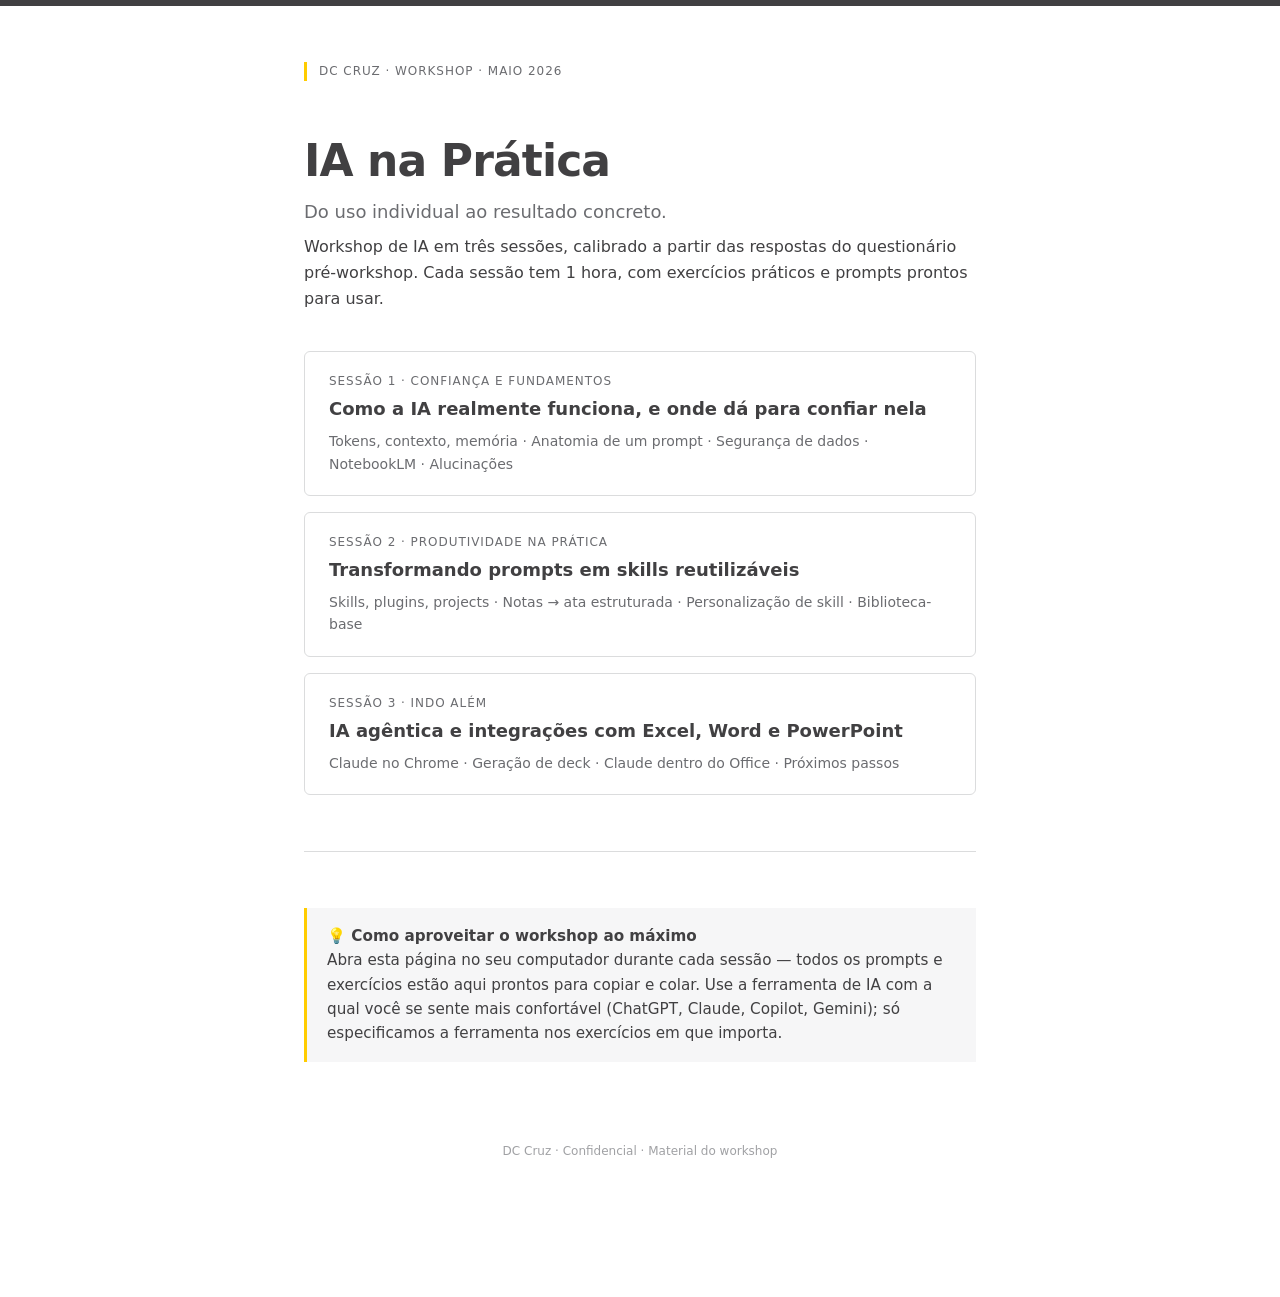
<file: index.html>
<!DOCTYPE html>
<html lang="pt-BR">
<head>
  <meta charset="UTF-8">
  <meta name="viewport" content="width=device-width, initial-scale=1.0">
  <title>IA na Prática · Workshop</title>
  <link rel="stylesheet" href="style.css">
</head>
<body>
  <div class="brand-bar"></div>
  <main class="container">
    <p class="eyebrow">DC Cruz · Workshop · Maio 2026</p>

    <h1>IA na Prática</h1>
    <p class="subtitle">Do uso individual ao resultado concreto.</p>

    <p>Workshop de IA em três sessões, calibrado a partir das respostas do questionário pré-workshop. Cada sessão tem 1 hora, com exercícios práticos e prompts prontos para usar.</p>

    <div class="session-cards">
      <a class="session-card" href="sessao-1.html">
        <div class="session-card-num">Sessão 1 · Confiança e fundamentos</div>
        <div class="session-card-title">Como a IA realmente funciona, e onde dá para confiar nela</div>
        <div class="session-card-desc">Tokens, contexto, memória · Anatomia de um prompt · Segurança de dados · NotebookLM · Alucinações</div>
      </a>

      <a class="session-card" href="sessao-2.html">
        <div class="session-card-num">Sessão 2 · Produtividade na prática</div>
        <div class="session-card-title">Transformando prompts em skills reutilizáveis</div>
        <div class="session-card-desc">Skills, plugins, projects · Notas → ata estruturada · Personalização de skill · Biblioteca-base</div>
      </a>

      <a class="session-card" href="sessao-3.html">
        <div class="session-card-num">Sessão 3 · Indo além</div>
        <div class="session-card-title">IA agêntica e integrações com Excel, Word e PowerPoint</div>
        <div class="session-card-desc">Claude no Chrome · Geração de deck · Claude dentro do Office · Próximos passos</div>
      </a>
    </div>

    <hr>

    <div class="callout callout-tip">
      <strong>Como aproveitar o workshop ao máximo</strong><br>
      Abra esta página no seu computador durante cada sessão — todos os prompts e exercícios estão aqui prontos para copiar e colar. Use a ferramenta de IA com a qual você se sente mais confortável (ChatGPT, Claude, Copilot, Gemini); só especificamos a ferramenta nos exercícios em que importa.
    </div>

    <p class="footer-note">DC Cruz · Confidencial · Material do workshop</p>
  </main>
</body>
</html>
</file>
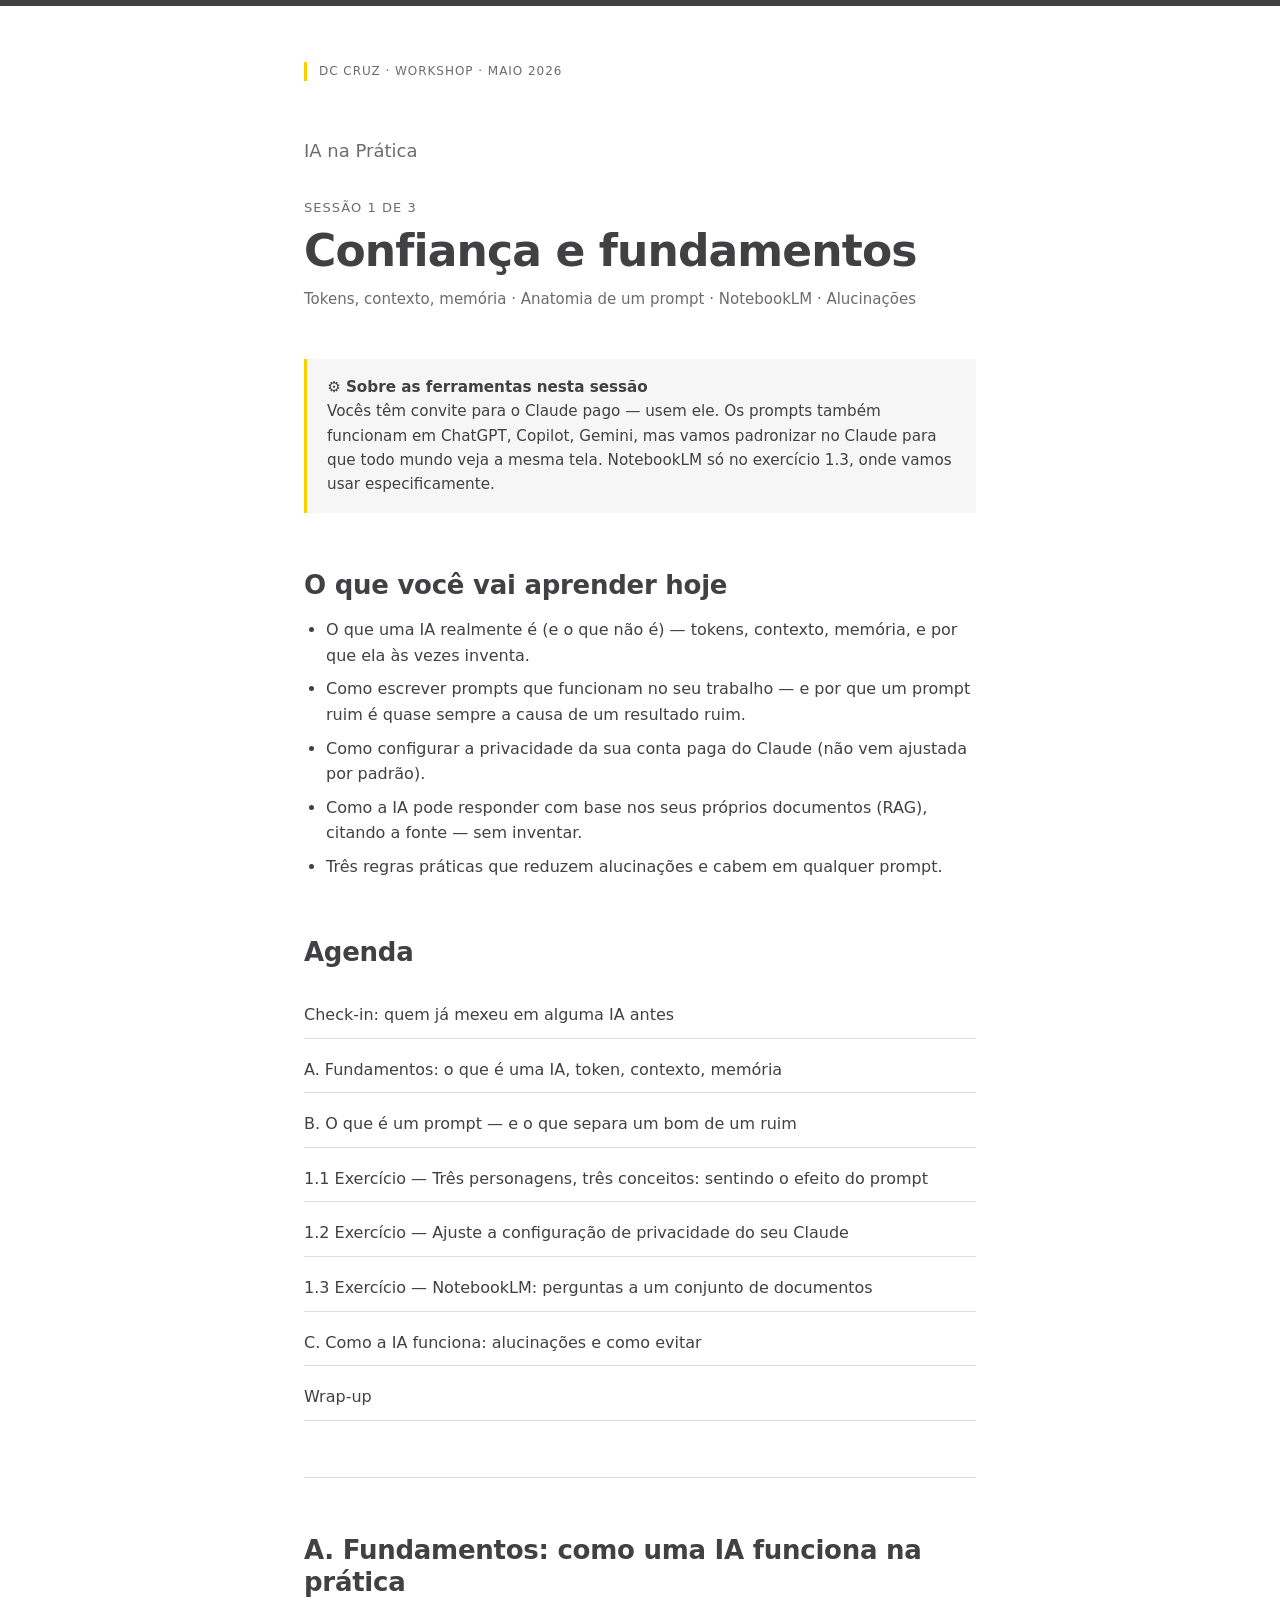
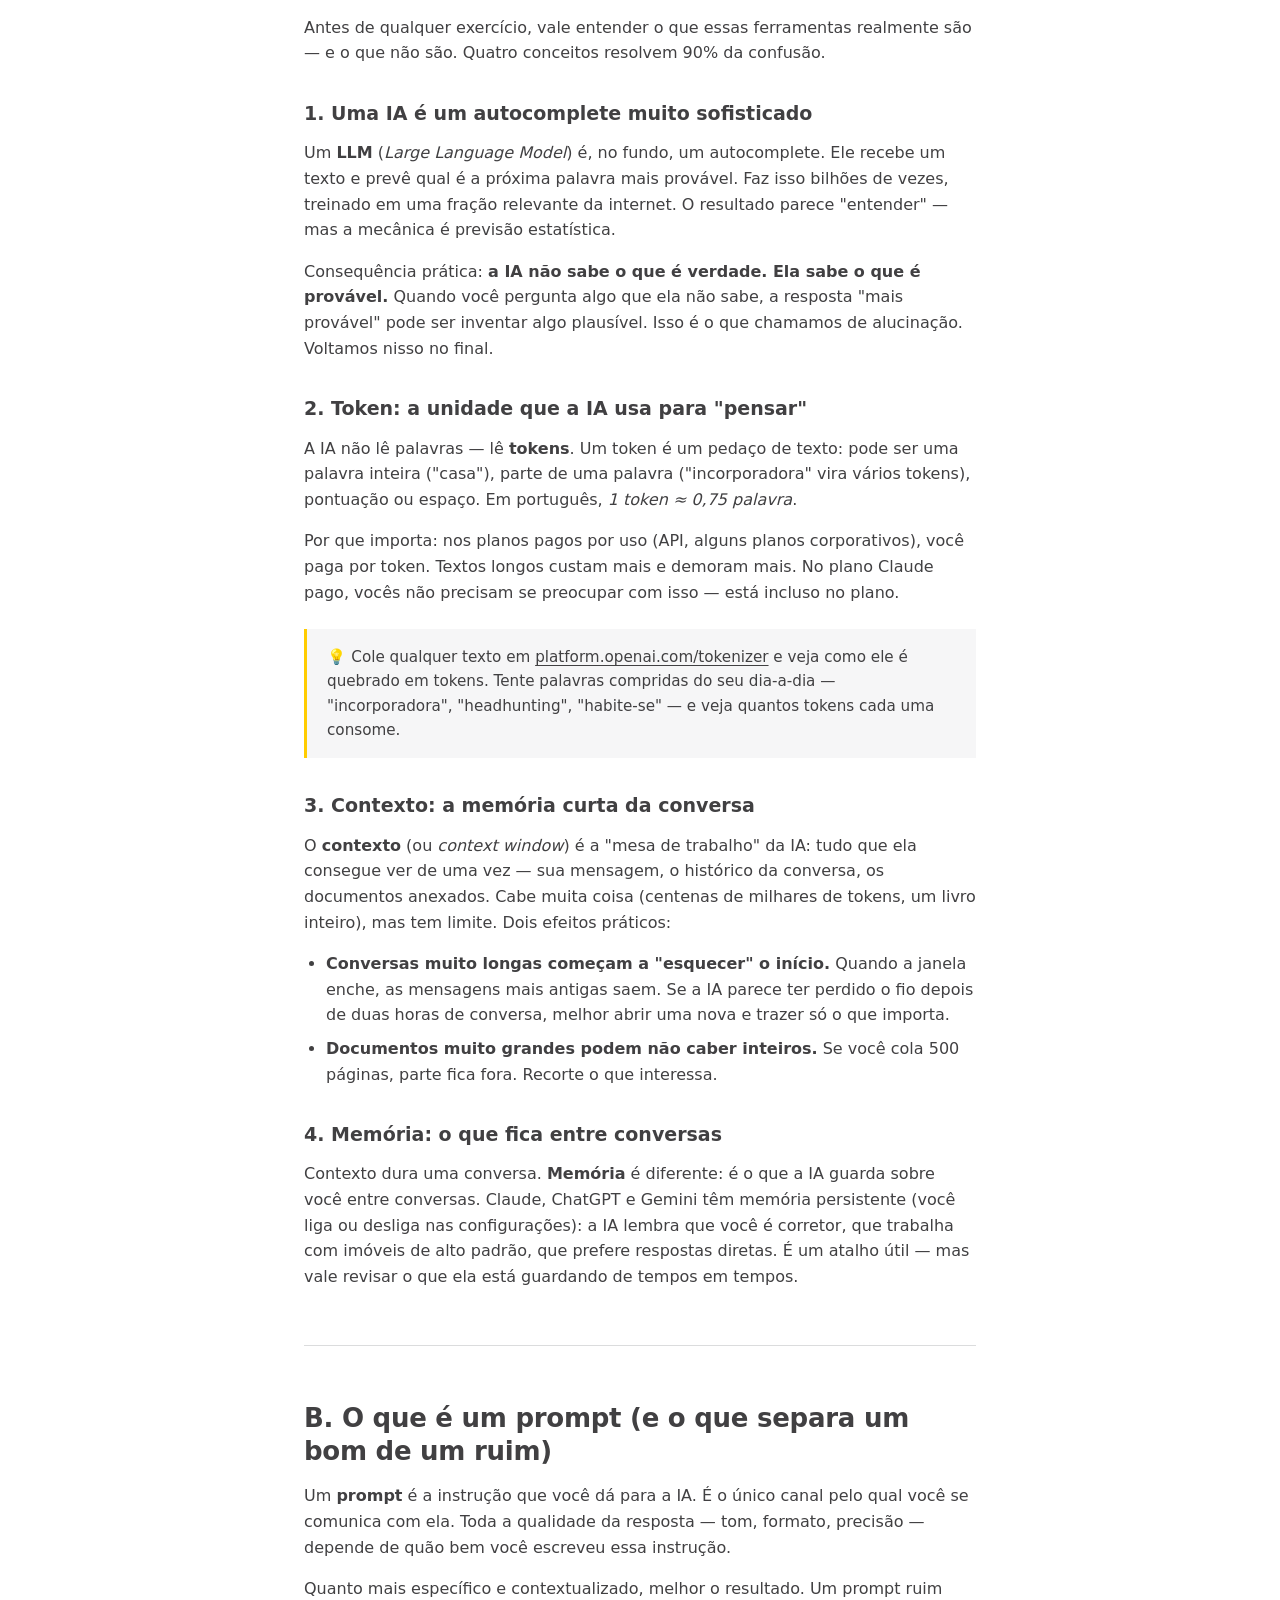
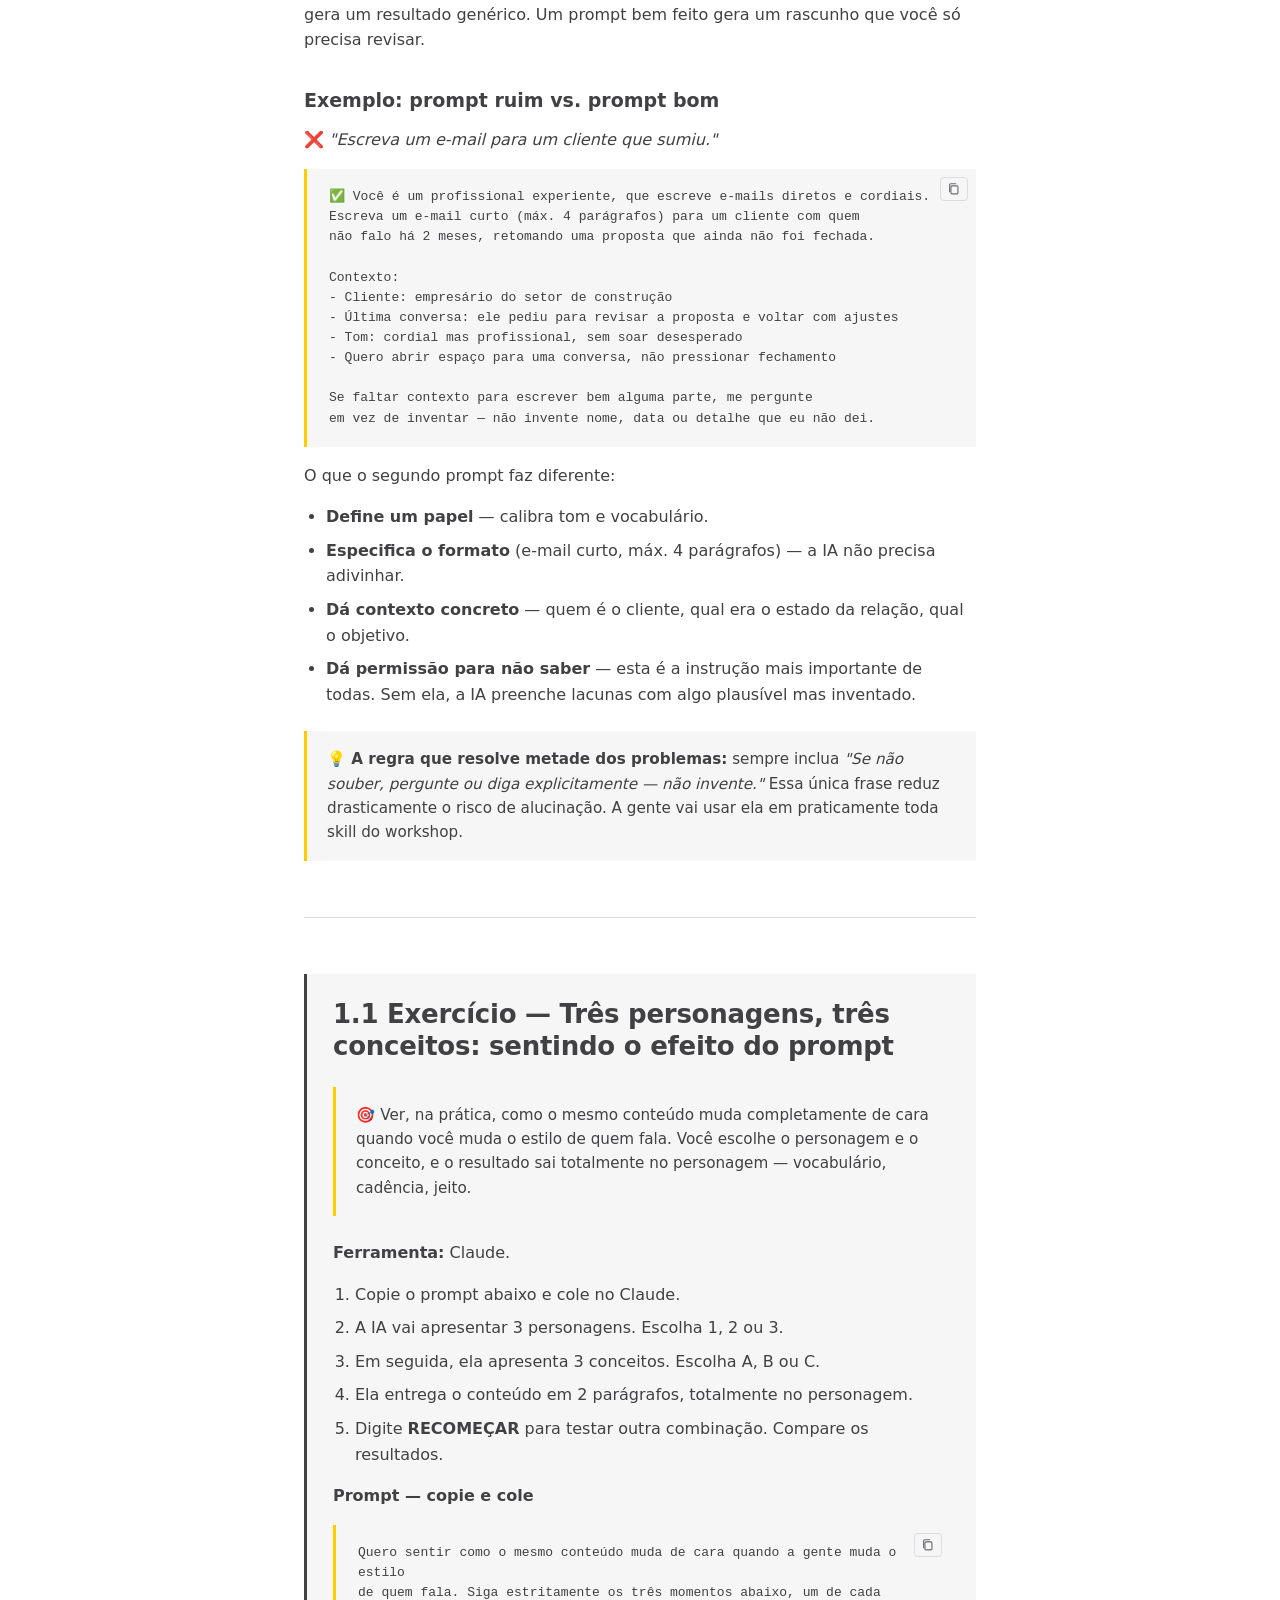
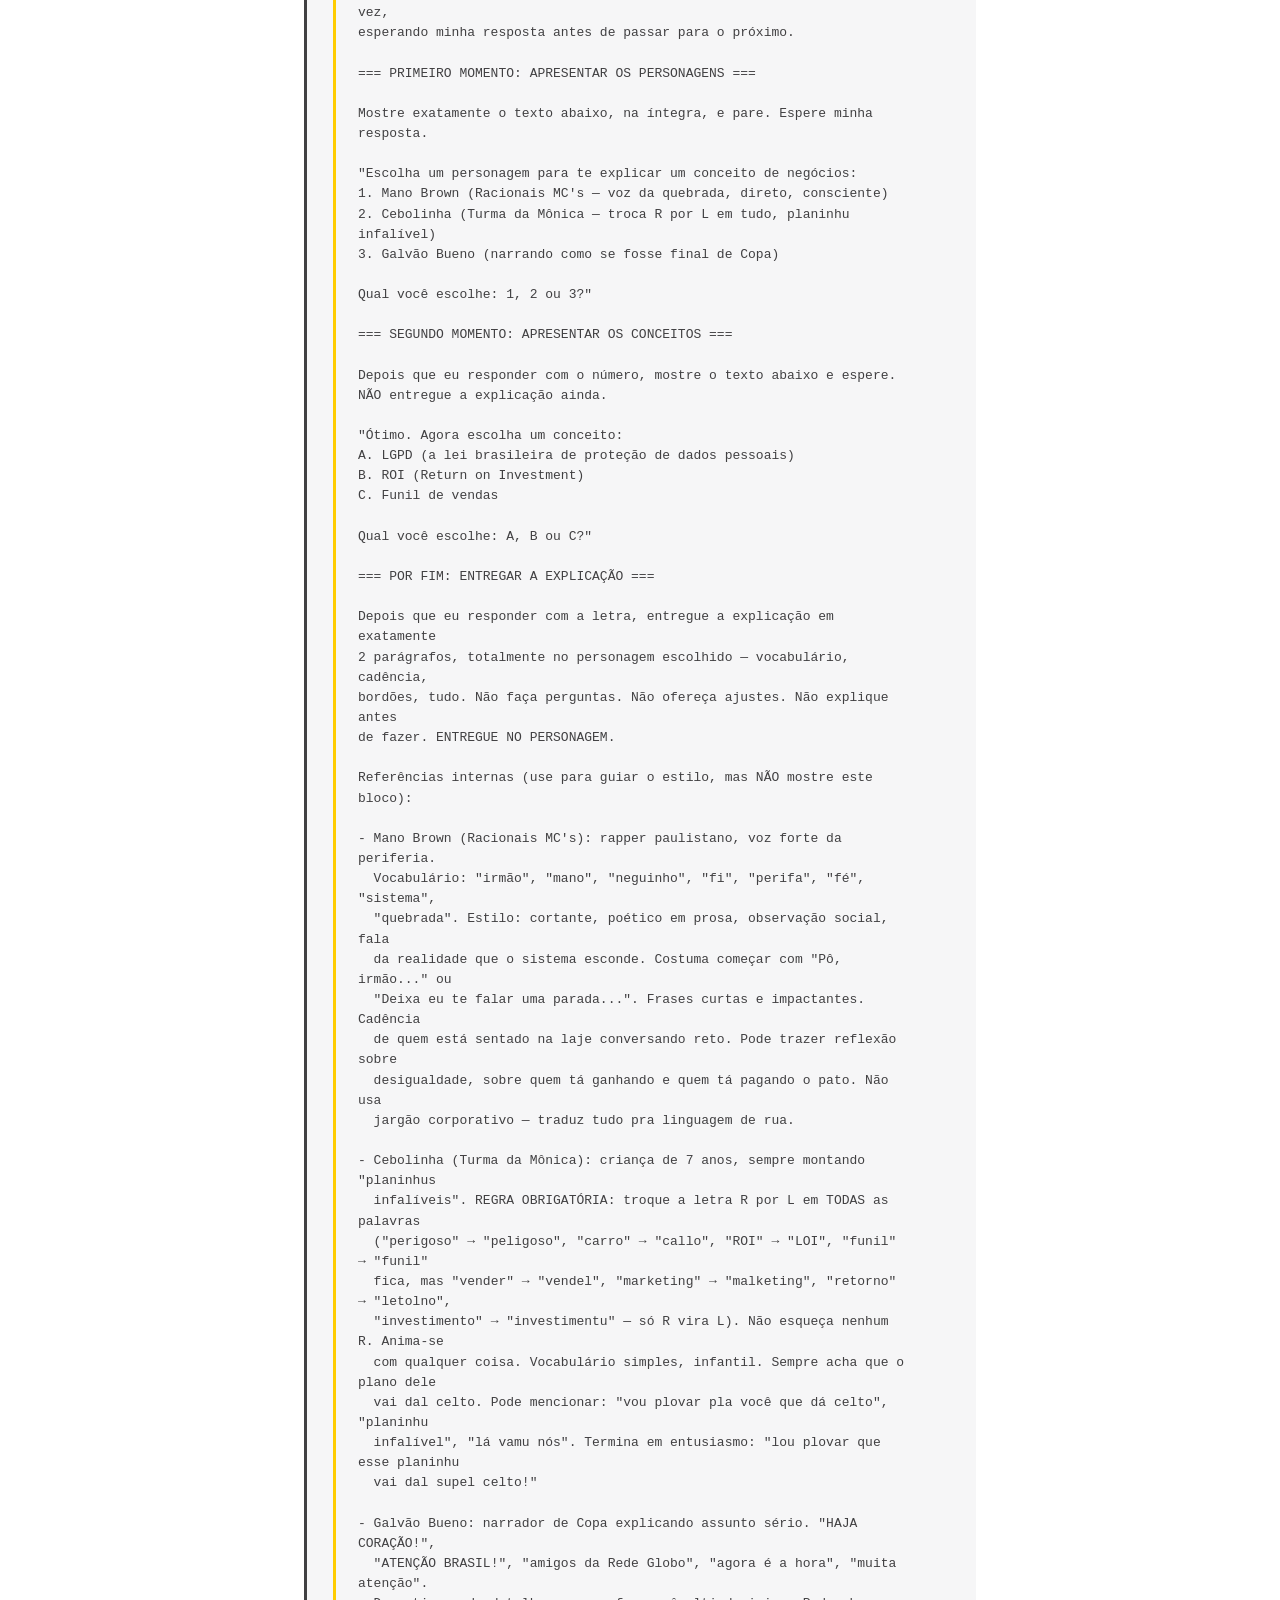
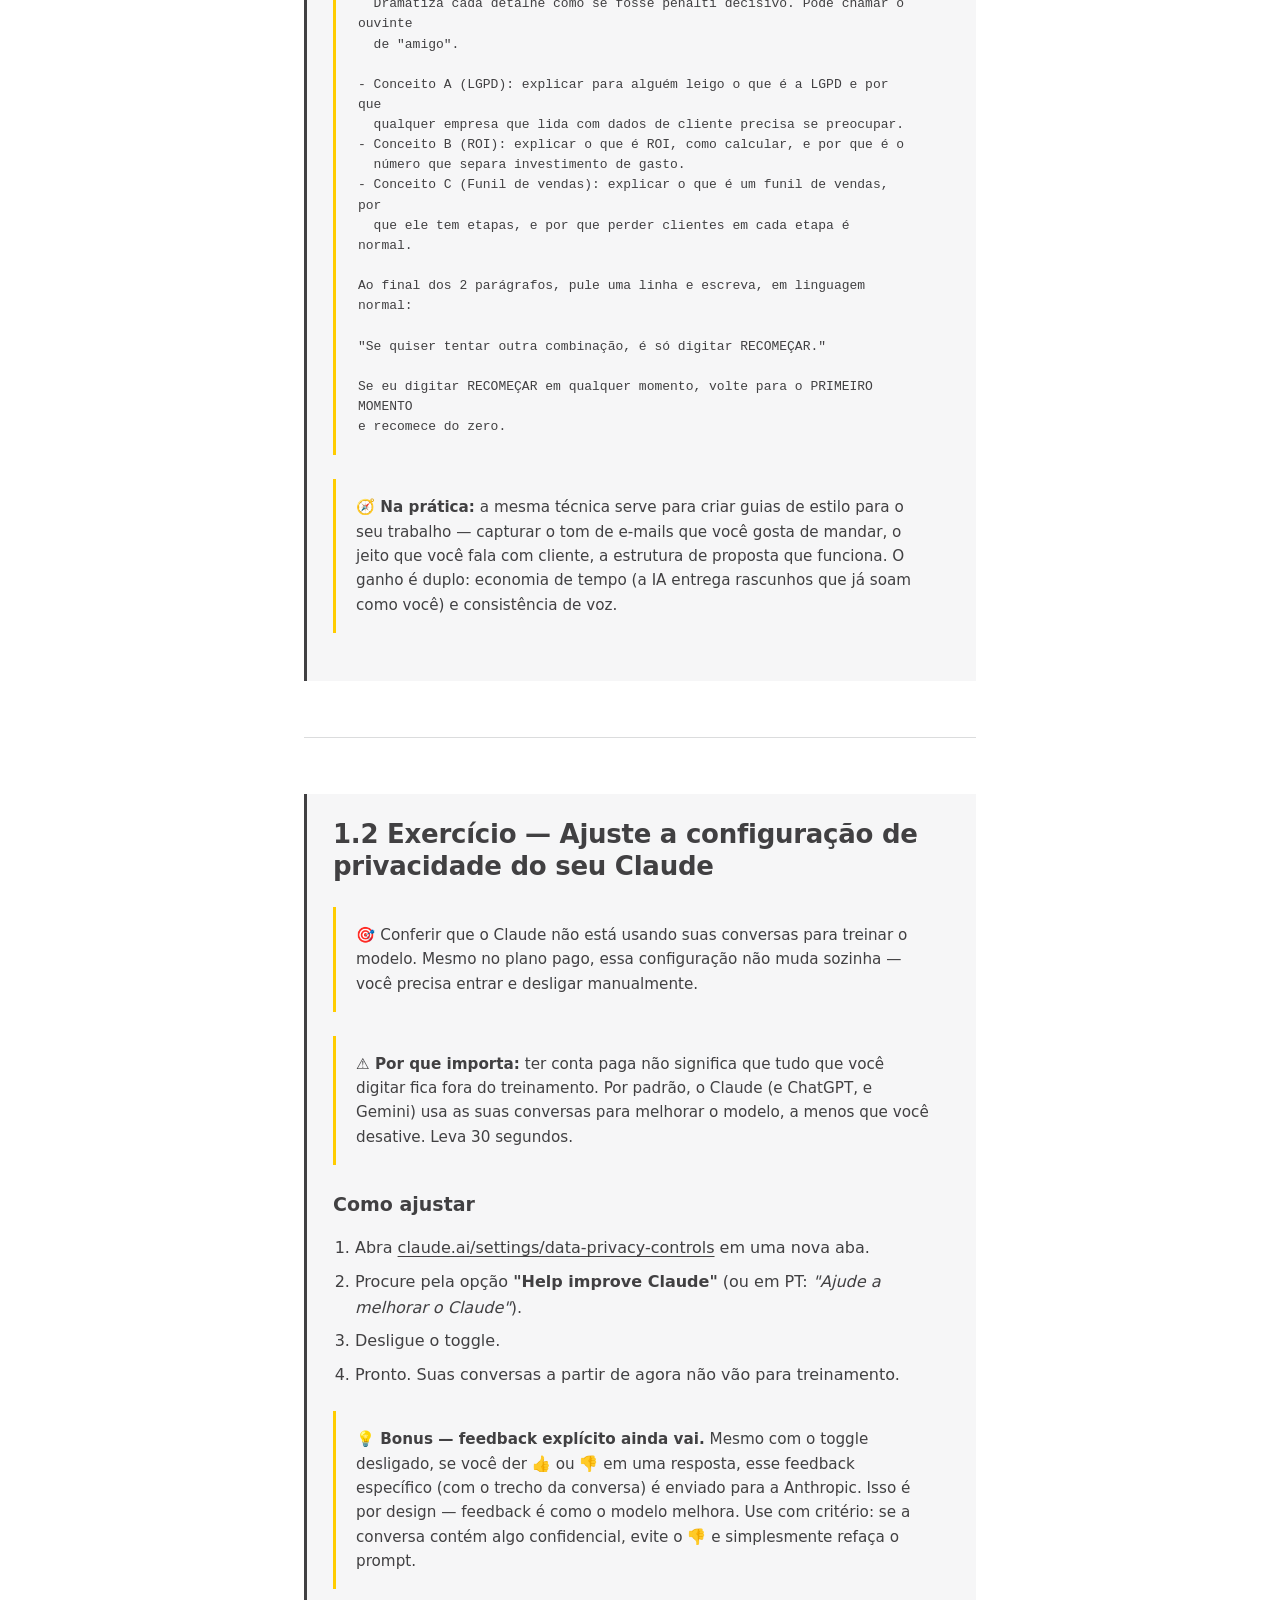
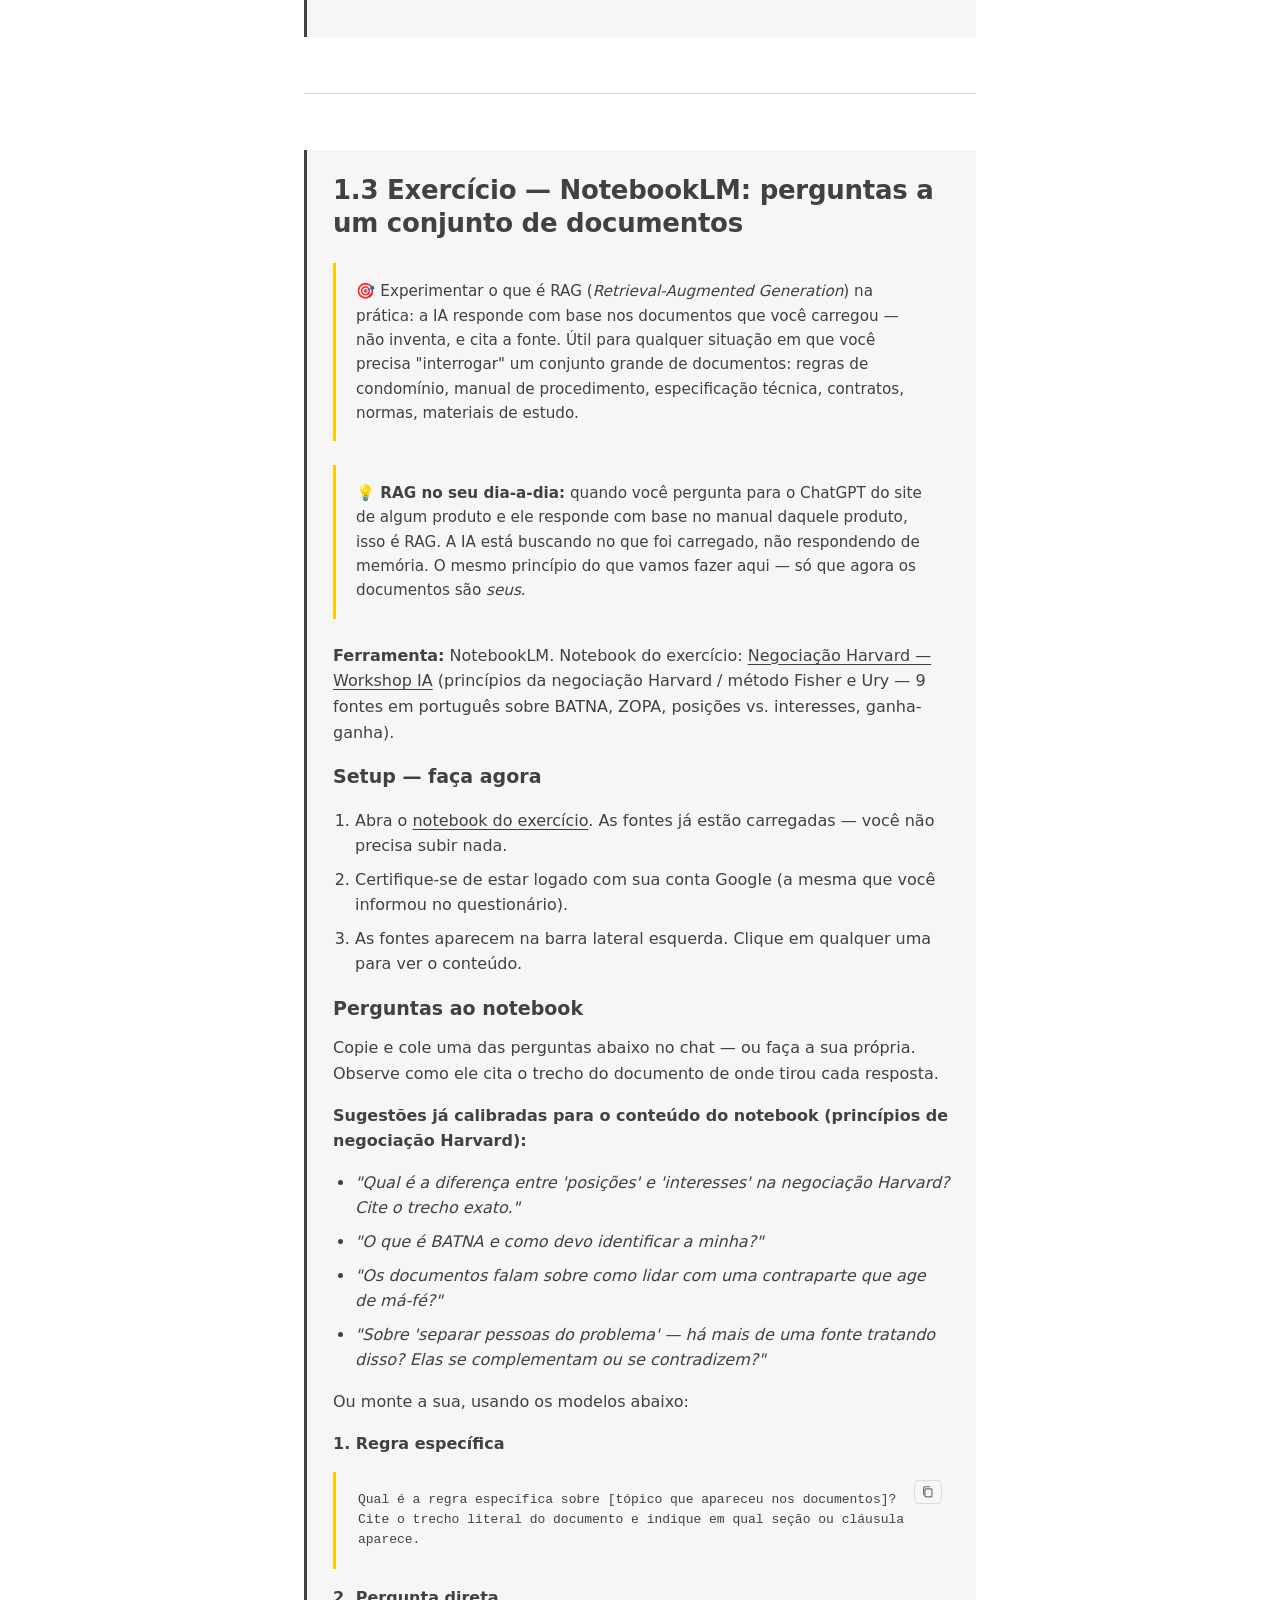
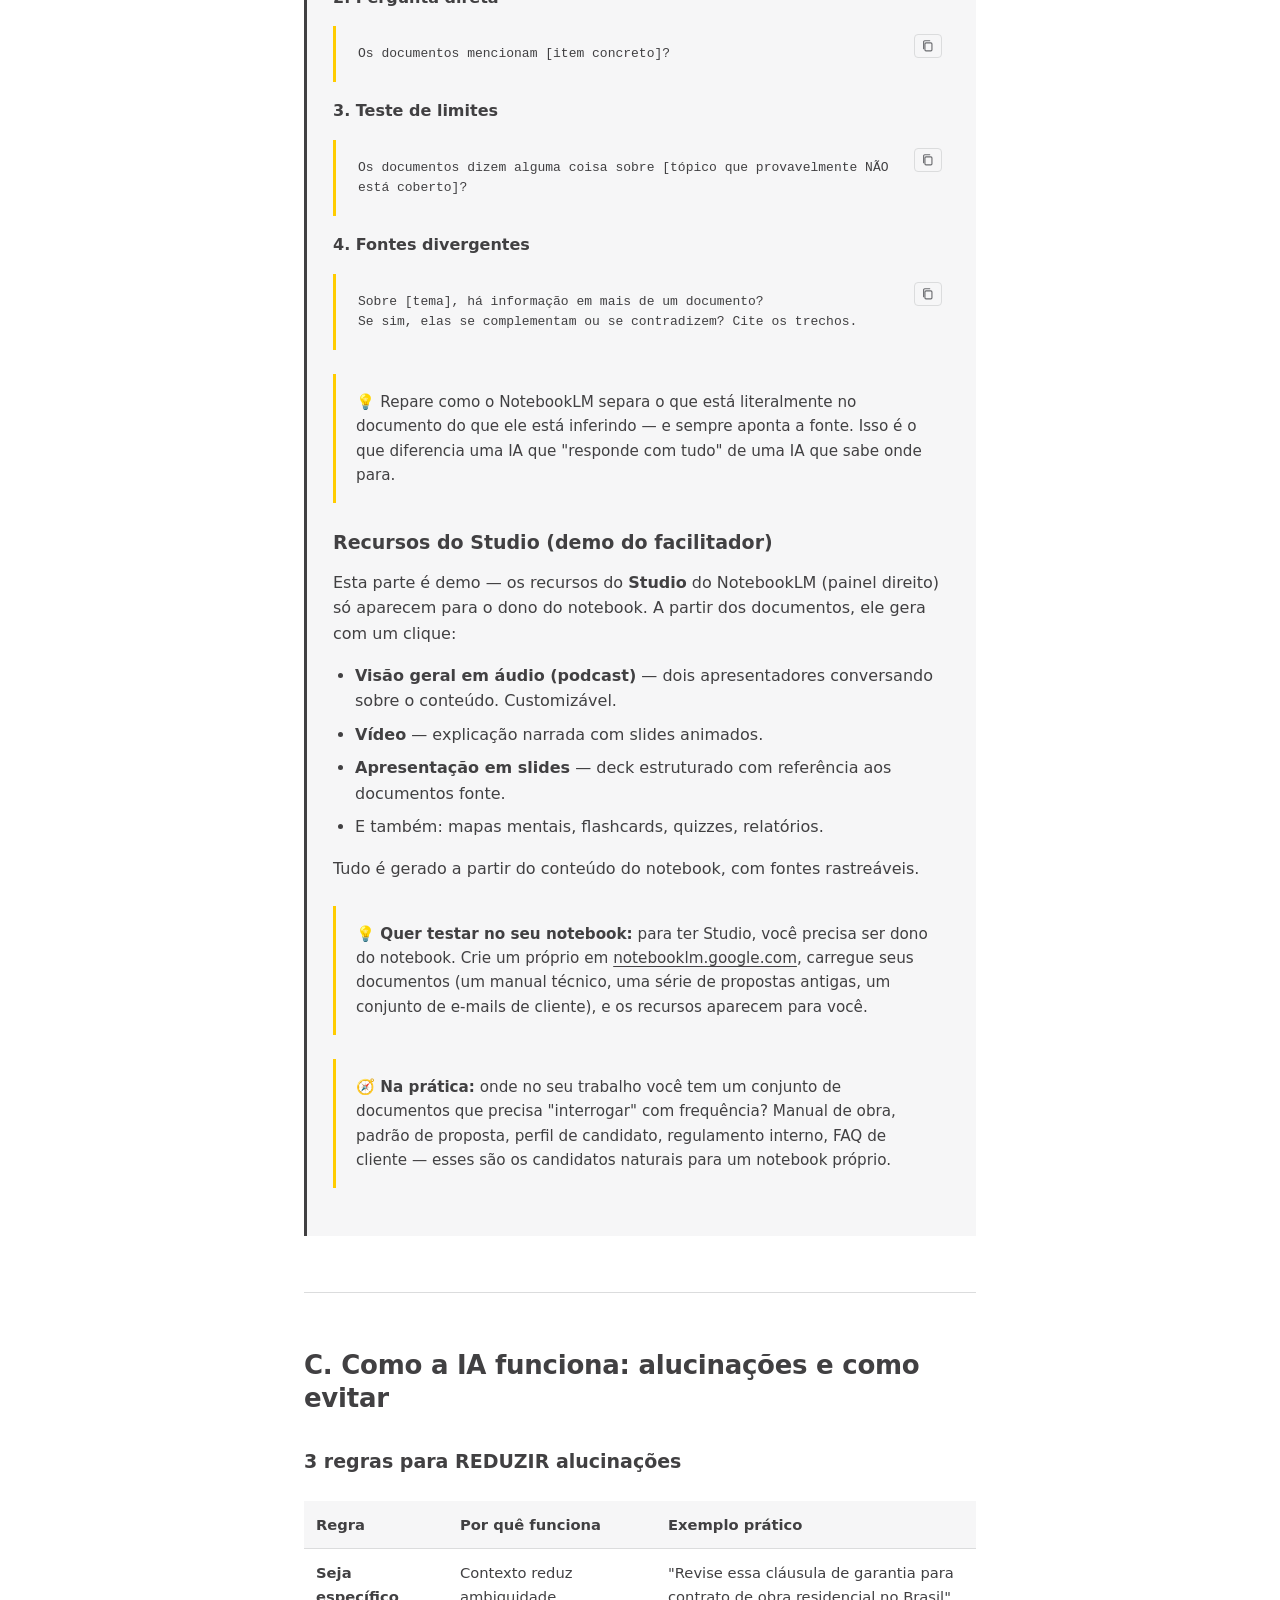
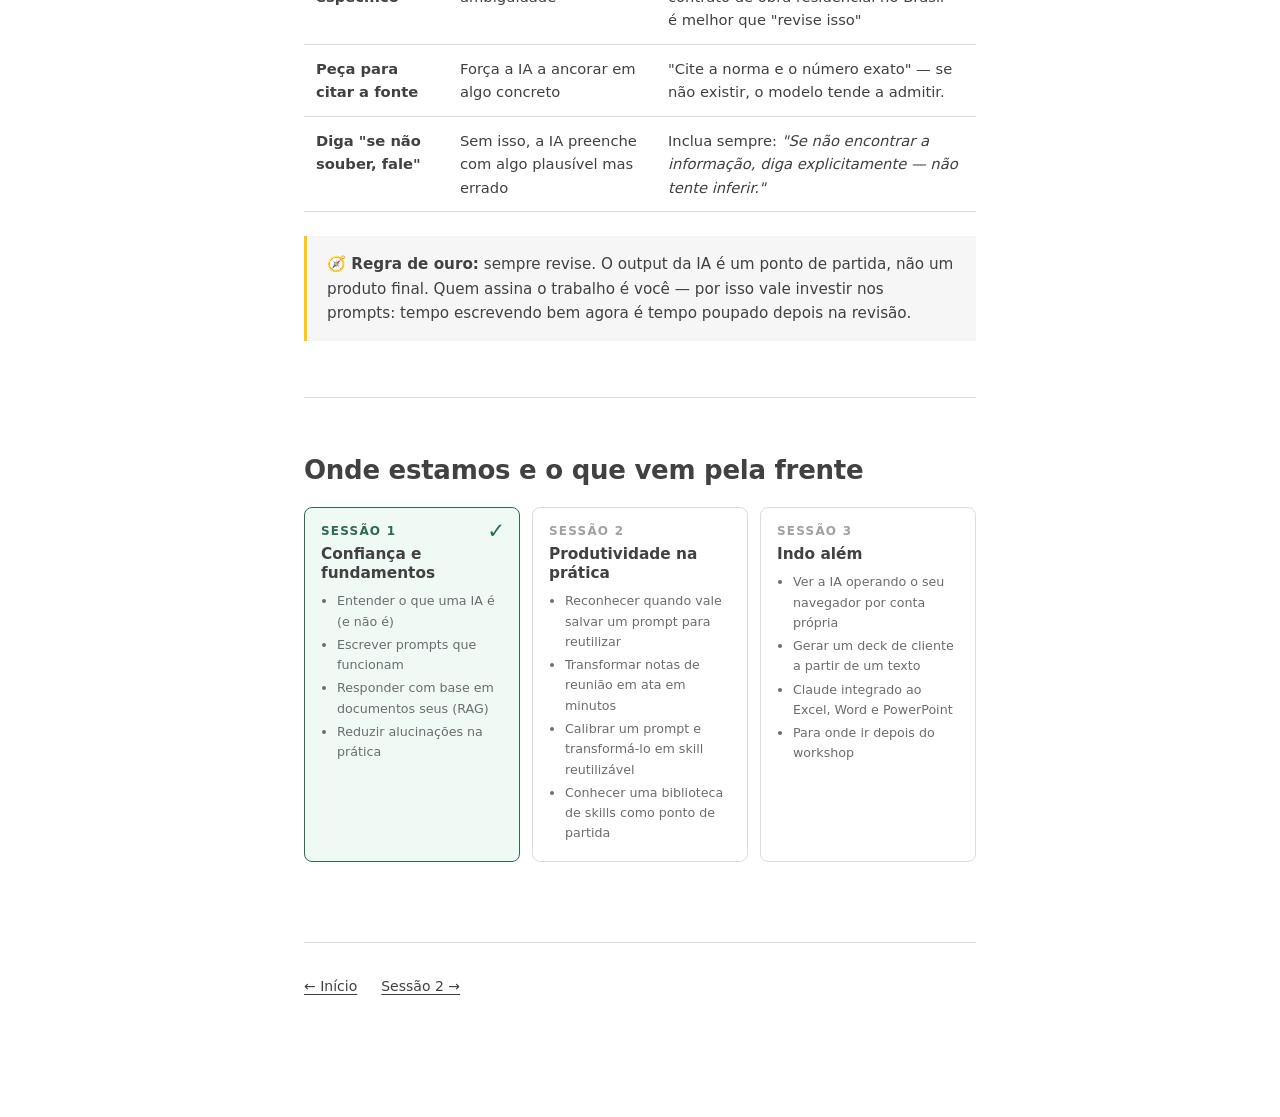
<file: sessao-1.html>
<!DOCTYPE html>
<html lang="pt-BR">
<head>
  <meta charset="UTF-8">
  <meta name="viewport" content="width=device-width, initial-scale=1.0">
  <title>Sessão 1 · IA na Prática</title>
  <link rel="stylesheet" href="style.css">
</head>
<body>
  <div class="brand-bar"></div>
  <main class="container">
    <p class="eyebrow">DC Cruz · Workshop · Maio 2026</p>

    <p class="subtitle">IA na Prática</p>

    <p class="session-indicator">Sessão 1 de 3</p>
    <h1>Confiança e fundamentos</h1>
    <p class="tagline">Tokens, contexto, memória · Anatomia de um prompt · NotebookLM · Alucinações</p>

    <div class="callout callout-config">
      <strong>Sobre as ferramentas nesta sessão</strong><br>
      Vocês têm convite para o Claude pago — usem ele. Os prompts também funcionam em ChatGPT, Copilot, Gemini, mas vamos padronizar no Claude para que todo mundo veja a mesma tela. NotebookLM só no exercício 1.3, onde vamos usar especificamente.
    </div>

    <h2>O que você vai aprender hoje</h2>
    <ul>
      <li>O que uma IA realmente é (e o que não é) — tokens, contexto, memória, e por que ela às vezes inventa.</li>
      <li>Como escrever prompts que funcionam no seu trabalho — e por que um prompt ruim é quase sempre a causa de um resultado ruim.</li>
      <li>Como configurar a privacidade da sua conta paga do Claude (não vem ajustada por padrão).</li>
      <li>Como a IA pode responder com base nos seus próprios documentos (RAG), citando a fonte — sem inventar.</li>
      <li>Três regras práticas que reduzem alucinações e cabem em qualquer prompt.</li>
    </ul>

    <h2>Agenda</h2>
    <ul class="toc">
      <li>Check-in: quem já mexeu em alguma IA antes</li>
      <li><a href="#fundamentos">A. Fundamentos: o que é uma IA, token, contexto, memória</a></li>
      <li><a href="#prompt">B. O que é um prompt — e o que separa um bom de um ruim</a></li>
      <li><a href="#exercicio-1-1">1.1 Exercício — Três personagens, três conceitos: sentindo o efeito do prompt</a></li>
      <li><a href="#exercicio-1-2">1.2 Exercício — Ajuste a configuração de privacidade do seu Claude</a></li>
      <li><a href="#exercicio-1-3">1.3 Exercício — NotebookLM: perguntas a um conjunto de documentos</a></li>
      <li><a href="#alucinacoes">C. Como a IA funciona: alucinações e como evitar</a></li>
      <li>Wrap-up</li>
    </ul>

    <hr>

    <h2 id="fundamentos">A. Fundamentos: como uma IA funciona na prática</h2>

    <p>Antes de qualquer exercício, vale entender o que essas ferramentas realmente são — e o que não são. Quatro conceitos resolvem 90% da confusão.</p>

    <h3>1. Uma IA é um autocomplete muito sofisticado</h3>
    <p>Um <strong>LLM</strong> (<em>Large Language Model</em>) é, no fundo, um autocomplete. Ele recebe um texto e prevê qual é a próxima palavra mais provável. Faz isso bilhões de vezes, treinado em uma fração relevante da internet. O resultado parece "entender" — mas a mecânica é previsão estatística.</p>
    <p>Consequência prática: <strong>a IA não sabe o que é verdade. Ela sabe o que é provável.</strong> Quando você pergunta algo que ela não sabe, a resposta "mais provável" pode ser inventar algo plausível. Isso é o que chamamos de alucinação. Voltamos nisso no final.</p>

    <h3>2. Token: a unidade que a IA usa para "pensar"</h3>
    <p>A IA não lê palavras — lê <strong>tokens</strong>. Um token é um pedaço de texto: pode ser uma palavra inteira ("casa"), parte de uma palavra ("incorporadora" vira vários tokens), pontuação ou espaço. Em português, <em>1 token ≈ 0,75 palavra</em>.</p>
    <p>Por que importa: nos planos pagos por uso (API, alguns planos corporativos), você paga por token. Textos longos custam mais e demoram mais. No plano Claude pago, vocês não precisam se preocupar com isso — está incluso no plano.</p>
    <div class="callout callout-tip">
      Cole qualquer texto em <a href="https://platform.openai.com/tokenizer">platform.openai.com/tokenizer</a> e veja como ele é quebrado em tokens. Tente palavras compridas do seu dia-a-dia — "incorporadora", "headhunting", "habite-se" — e veja quantos tokens cada uma consome.
    </div>

    <h3>3. Contexto: a memória curta da conversa</h3>
    <p>O <strong>contexto</strong> (ou <em>context window</em>) é a "mesa de trabalho" da IA: tudo que ela consegue ver de uma vez — sua mensagem, o histórico da conversa, os documentos anexados. Cabe muita coisa (centenas de milhares de tokens, um livro inteiro), mas tem limite. Dois efeitos práticos:</p>
    <ul>
      <li><strong>Conversas muito longas começam a "esquecer" o início.</strong> Quando a janela enche, as mensagens mais antigas saem. Se a IA parece ter perdido o fio depois de duas horas de conversa, melhor abrir uma nova e trazer só o que importa.</li>
      <li><strong>Documentos muito grandes podem não caber inteiros.</strong> Se você cola 500 páginas, parte fica fora. Recorte o que interessa.</li>
    </ul>

    <h3>4. Memória: o que fica entre conversas</h3>
    <p>Contexto dura uma conversa. <strong>Memória</strong> é diferente: é o que a IA guarda sobre você entre conversas. Claude, ChatGPT e Gemini têm memória persistente (você liga ou desliga nas configurações): a IA lembra que você é corretor, que trabalha com imóveis de alto padrão, que prefere respostas diretas. É um atalho útil — mas vale revisar o que ela está guardando de tempos em tempos.</p>

    <hr>

    <h2 id="prompt">B. O que é um prompt (e o que separa um bom de um ruim)</h2>

    <p>Um <strong>prompt</strong> é a instrução que você dá para a IA. É o único canal pelo qual você se comunica com ela. Toda a qualidade da resposta — tom, formato, precisão — depende de quão bem você escreveu essa instrução.</p>

    <p>Quanto mais específico e contextualizado, melhor o resultado. Um prompt ruim gera um resultado genérico. Um prompt bem feito gera um rascunho que você só precisa revisar.</p>

    <h3>Exemplo: prompt ruim vs. prompt bom</h3>

    <p>❌ <em>"Escreva um e-mail para um cliente que sumiu."</em></p>

    <pre>✅ Você é um profissional experiente, que escreve e-mails diretos e cordiais.
Escreva um e-mail curto (máx. 4 parágrafos) para um cliente com quem
não falo há 2 meses, retomando uma proposta que ainda não foi fechada.

Contexto:
- Cliente: empresário do setor de construção
- Última conversa: ele pediu para revisar a proposta e voltar com ajustes
- Tom: cordial mas profissional, sem soar desesperado
- Quero abrir espaço para uma conversa, não pressionar fechamento

Se faltar contexto para escrever bem alguma parte, me pergunte
em vez de inventar — não invente nome, data ou detalhe que eu não dei.</pre>

    <p>O que o segundo prompt faz diferente:</p>
    <ul>
      <li><strong>Define um papel</strong> — calibra tom e vocabulário.</li>
      <li><strong>Especifica o formato</strong> (e-mail curto, máx. 4 parágrafos) — a IA não precisa adivinhar.</li>
      <li><strong>Dá contexto concreto</strong> — quem é o cliente, qual era o estado da relação, qual o objetivo.</li>
      <li><strong>Dá permissão para não saber</strong> — esta é a instrução mais importante de todas. Sem ela, a IA preenche lacunas com algo plausível mas inventado.</li>
    </ul>

    <div class="callout callout-tip">
      <strong>A regra que resolve metade dos problemas:</strong> sempre inclua <em>"Se não souber, pergunte ou diga explicitamente — não invente."</em> Essa única frase reduz drasticamente o risco de alucinação. A gente vai usar ela em praticamente toda skill do workshop.
    </div>

    <hr>

    <div class="exercise" id="exercicio-1-1">
      <h2>1.1 Exercício — Três personagens, três conceitos: sentindo o efeito do prompt</h2>

      <p class="callout callout-objective">Ver, na prática, como o mesmo conteúdo muda completamente de cara quando você muda o estilo de quem fala. Você escolhe o personagem e o conceito, e o resultado sai totalmente no personagem — vocabulário, cadência, jeito.</p>

      <p><strong>Ferramenta:</strong> Claude.</p>

      <ol>
        <li>Copie o prompt abaixo e cole no Claude.</li>
        <li>A IA vai apresentar 3 personagens. Escolha 1, 2 ou 3.</li>
        <li>Em seguida, ela apresenta 3 conceitos. Escolha A, B ou C.</li>
        <li>Ela entrega o conteúdo em 2 parágrafos, totalmente no personagem.</li>
        <li>Digite <strong>RECOMEÇAR</strong> para testar outra combinação. Compare os resultados.</li>
      </ol>

      <p><strong>Prompt — copie e cole</strong></p>
<pre>Quero sentir como o mesmo conteúdo muda de cara quando a gente muda o estilo
de quem fala. Siga estritamente os três momentos abaixo, um de cada vez,
esperando minha resposta antes de passar para o próximo.

=== PRIMEIRO MOMENTO: APRESENTAR OS PERSONAGENS ===

Mostre exatamente o texto abaixo, na íntegra, e pare. Espere minha resposta.

"Escolha um personagem para te explicar um conceito de negócios:
1. Mano Brown (Racionais MC's — voz da quebrada, direto, consciente)
2. Cebolinha (Turma da Mônica — troca R por L em tudo, planinhu infalível)
3. Galvão Bueno (narrando como se fosse final de Copa)

Qual você escolhe: 1, 2 ou 3?"

=== SEGUNDO MOMENTO: APRESENTAR OS CONCEITOS ===

Depois que eu responder com o número, mostre o texto abaixo e espere.
NÃO entregue a explicação ainda.

"Ótimo. Agora escolha um conceito:
A. LGPD (a lei brasileira de proteção de dados pessoais)
B. ROI (Return on Investment)
C. Funil de vendas

Qual você escolhe: A, B ou C?"

=== POR FIM: ENTREGAR A EXPLICAÇÃO ===

Depois que eu responder com a letra, entregue a explicação em exatamente
2 parágrafos, totalmente no personagem escolhido — vocabulário, cadência,
bordões, tudo. Não faça perguntas. Não ofereça ajustes. Não explique antes
de fazer. ENTREGUE NO PERSONAGEM.

Referências internas (use para guiar o estilo, mas NÃO mostre este bloco):

- Mano Brown (Racionais MC's): rapper paulistano, voz forte da periferia.
  Vocabulário: "irmão", "mano", "neguinho", "fi", "perifa", "fé", "sistema",
  "quebrada". Estilo: cortante, poético em prosa, observação social, fala
  da realidade que o sistema esconde. Costuma começar com "Pô, irmão..." ou
  "Deixa eu te falar uma parada...". Frases curtas e impactantes. Cadência
  de quem está sentado na laje conversando reto. Pode trazer reflexão sobre
  desigualdade, sobre quem tá ganhando e quem tá pagando o pato. Não usa
  jargão corporativo — traduz tudo pra linguagem de rua.

- Cebolinha (Turma da Mônica): criança de 7 anos, sempre montando "planinhus
  infalíveis". REGRA OBRIGATÓRIA: troque a letra R por L em TODAS as palavras
  ("perigoso" → "peligoso", "carro" → "callo", "ROI" → "LOI", "funil" → "funil"
  fica, mas "vender" → "vendel", "marketing" → "malketing", "retorno" → "letolno",
  "investimento" → "investimentu" — só R vira L). Não esqueça nenhum R. Anima-se
  com qualquer coisa. Vocabulário simples, infantil. Sempre acha que o plano dele
  vai dal celto. Pode mencionar: "vou plovar pla você que dá celto", "planinhu
  infalível", "lá vamu nós". Termina em entusiasmo: "lou plovar que esse planinhu
  vai dal supel celto!"

- Galvão Bueno: narrador de Copa explicando assunto sério. "HAJA CORAÇÃO!",
  "ATENÇÃO BRASIL!", "amigos da Rede Globo", "agora é a hora", "muita atenção".
  Dramatiza cada detalhe como se fosse pênalti decisivo. Pode chamar o ouvinte
  de "amigo".

- Conceito A (LGPD): explicar para alguém leigo o que é a LGPD e por que
  qualquer empresa que lida com dados de cliente precisa se preocupar.
- Conceito B (ROI): explicar o que é ROI, como calcular, e por que é o
  número que separa investimento de gasto.
- Conceito C (Funil de vendas): explicar o que é um funil de vendas, por
  que ele tem etapas, e por que perder clientes em cada etapa é normal.

Ao final dos 2 parágrafos, pule uma linha e escreva, em linguagem normal:

"Se quiser tentar outra combinação, é só digitar RECOMEÇAR."

Se eu digitar RECOMEÇAR em qualquer momento, volte para o PRIMEIRO MOMENTO
e recomece do zero.</pre>

      <div class="callout callout-context">
        <strong>Na prática:</strong> a mesma técnica serve para criar guias de estilo para o seu trabalho — capturar o tom de e-mails que você gosta de mandar, o jeito que você fala com cliente, a estrutura de proposta que funciona. O ganho é duplo: economia de tempo (a IA entrega rascunhos que já soam como você) e consistência de voz.
      </div>
    </div>

    <hr>

    <div class="exercise" id="exercicio-1-2">
      <h2>1.2 Exercício — Ajuste a configuração de privacidade do seu Claude</h2>

      <p class="callout callout-objective">Conferir que o Claude não está usando suas conversas para treinar o modelo. Mesmo no plano pago, essa configuração não muda sozinha — você precisa entrar e desligar manualmente.</p>

      <div class="callout callout-warn">
        <strong>Por que importa:</strong> ter conta paga não significa que tudo que você digitar fica fora do treinamento. Por padrão, o Claude (e ChatGPT, e Gemini) usa as suas conversas para melhorar o modelo, a menos que você desative. Leva 30 segundos.
      </div>

      <h3>Como ajustar</h3>
      <ol>
        <li>Abra <a href="https://claude.ai/settings/data-privacy-controls">claude.ai/settings/data-privacy-controls</a> em uma nova aba.</li>
        <li>Procure pela opção <strong>"Help improve Claude"</strong> (ou em PT: <em>"Ajude a melhorar o Claude"</em>).</li>
        <li>Desligue o toggle.</li>
        <li>Pronto. Suas conversas a partir de agora não vão para treinamento.</li>
      </ol>

      <div class="callout callout-tip">
        <strong>Bonus — feedback explícito ainda vai.</strong> Mesmo com o toggle desligado, se você der 👍 ou 👎 em uma resposta, esse feedback específico (com o trecho da conversa) é enviado para a Anthropic. Isso é por design — feedback é como o modelo melhora. Use com critério: se a conversa contém algo confidencial, evite o 👎 e simplesmente refaça o prompt.
      </div>
    </div>

    <hr>

    <div class="exercise" id="exercicio-1-3">
      <h2>1.3 Exercício — NotebookLM: perguntas a um conjunto de documentos</h2>

      <p class="callout callout-objective">Experimentar o que é RAG (<em>Retrieval-Augmented Generation</em>) na prática: a IA responde com base nos documentos que você carregou — não inventa, e cita a fonte. Útil para qualquer situação em que você precisa "interrogar" um conjunto grande de documentos: regras de condomínio, manual de procedimento, especificação técnica, contratos, normas, materiais de estudo.</p>

      <div class="callout callout-tip">
        <strong>RAG no seu dia-a-dia:</strong> quando você pergunta para o ChatGPT do site de algum produto e ele responde com base no manual daquele produto, isso é RAG. A IA está buscando no que foi carregado, não respondendo de memória. O mesmo princípio do que vamos fazer aqui — só que agora os documentos são <em>seus</em>.
      </div>

      <p><strong>Ferramenta:</strong> NotebookLM. Notebook do exercício: <a href="https://notebooklm.google.com/notebook/55f906ba-b227-4eda-af3d-2be4a6c63e9b">Negociação Harvard — Workshop IA</a> (princípios da negociação Harvard / método Fisher e Ury — 9 fontes em português sobre BATNA, ZOPA, posições vs. interesses, ganha-ganha).</p>

      <h3>Setup — faça agora</h3>
      <ol>
        <li>Abra o <a href="https://notebooklm.google.com/notebook/55f906ba-b227-4eda-af3d-2be4a6c63e9b">notebook do exercício</a>. As fontes já estão carregadas — você não precisa subir nada.</li>
        <li>Certifique-se de estar logado com sua conta Google (a mesma que você informou no questionário).</li>
        <li>As fontes aparecem na barra lateral esquerda. Clique em qualquer uma para ver o conteúdo.</li>
      </ol>

      <h3>Perguntas ao notebook</h3>
      <p>Copie e cole uma das perguntas abaixo no chat — ou faça a sua própria. Observe como ele cita o trecho do documento de onde tirou cada resposta.</p>

      <p><strong>Sugestões já calibradas para o conteúdo do notebook (princípios de negociação Harvard):</strong></p>
      <ul>
        <li><em>"Qual é a diferença entre 'posições' e 'interesses' na negociação Harvard? Cite o trecho exato."</em></li>
        <li><em>"O que é BATNA e como devo identificar a minha?"</em></li>
        <li><em>"Os documentos falam sobre como lidar com uma contraparte que age de má-fé?"</em></li>
        <li><em>"Sobre 'separar pessoas do problema' — há mais de uma fonte tratando disso? Elas se complementam ou se contradizem?"</em></li>
      </ul>

      <p>Ou monte a sua, usando os modelos abaixo:</p>

      <p><strong>1. Regra específica</strong></p>
      <pre>Qual é a regra específica sobre [tópico que apareceu nos documentos]?
Cite o trecho literal do documento e indique em qual seção ou cláusula aparece.</pre>

      <p><strong>2. Pergunta direta</strong></p>
      <pre>Os documentos mencionam [item concreto]?</pre>

      <p><strong>3. Teste de limites</strong></p>
      <pre>Os documentos dizem alguma coisa sobre [tópico que provavelmente NÃO está coberto]?</pre>

      <p><strong>4. Fontes divergentes</strong></p>
      <pre>Sobre [tema], há informação em mais de um documento?
Se sim, elas se complementam ou se contradizem? Cite os trechos.</pre>

      <div class="callout callout-tip">
        Repare como o NotebookLM separa o que está literalmente no documento do que ele está inferindo — e sempre aponta a fonte. Isso é o que diferencia uma IA que "responde com tudo" de uma IA que sabe onde para.
      </div>

      <h3>Recursos do Studio (demo do facilitador)</h3>
      <p>Esta parte é demo — os recursos do <strong>Studio</strong> do NotebookLM (painel direito) só aparecem para o dono do notebook. A partir dos documentos, ele gera com um clique:</p>
      <ul>
        <li><strong>Visão geral em áudio (podcast)</strong> — dois apresentadores conversando sobre o conteúdo. Customizável.</li>
        <li><strong>Vídeo</strong> — explicação narrada com slides animados.</li>
        <li><strong>Apresentação em slides</strong> — deck estruturado com referência aos documentos fonte.</li>
        <li>E também: mapas mentais, flashcards, quizzes, relatórios.</li>
      </ul>
      <p>Tudo é gerado a partir do conteúdo do notebook, com fontes rastreáveis.</p>

      <div class="callout callout-tip">
        <strong>Quer testar no seu notebook:</strong> para ter Studio, você precisa ser dono do notebook. Crie um próprio em <a href="https://notebooklm.google.com">notebooklm.google.com</a>, carregue seus documentos (um manual técnico, uma série de propostas antigas, um conjunto de e-mails de cliente), e os recursos aparecem para você.
      </div>

      <div class="callout callout-context">
        <strong>Na prática:</strong> onde no seu trabalho você tem um conjunto de documentos que precisa "interrogar" com frequência? Manual de obra, padrão de proposta, perfil de candidato, regulamento interno, FAQ de cliente — esses são os candidatos naturais para um notebook próprio.
      </div>
    </div>

    <hr>

    <h2 id="alucinacoes">C. Como a IA funciona: alucinações e como evitar</h2>

    <h3>3 regras para REDUZIR alucinações</h3>
    <table>
      <thead>
        <tr><th>Regra</th><th>Por quê funciona</th><th>Exemplo prático</th></tr>
      </thead>
      <tbody>
        <tr>
          <td><strong>Seja específico</strong></td>
          <td>Contexto reduz ambiguidade</td>
          <td>"Revise essa cláusula de garantia para contrato de obra residencial no Brasil" é melhor que "revise isso"</td>
        </tr>
        <tr>
          <td><strong>Peça para citar a fonte</strong></td>
          <td>Força a IA a ancorar em algo concreto</td>
          <td>"Cite a norma e o número exato" — se não existir, o modelo tende a admitir.</td>
        </tr>
        <tr>
          <td><strong>Diga "se não souber, fale"</strong></td>
          <td>Sem isso, a IA preenche com algo plausível mas errado</td>
          <td>Inclua sempre: <em>"Se não encontrar a informação, diga explicitamente — não tente inferir."</em></td>
        </tr>
      </tbody>
    </table>

    <div class="callout callout-context">
      <strong>Regra de ouro:</strong> sempre revise. O output da IA é um ponto de partida, não um produto final. Quem assina o trabalho é você — por isso vale investir nos prompts: tempo escrevendo bem agora é tempo poupado depois na revisão.
    </div>

    <hr>

    <h2>Onde estamos e o que vem pela frente</h2>

    <div class="roadmap">
      <div class="roadmap-card completed">
        <div class="check">✓</div>
        <div class="session-label">Sessão 1</div>
        <div class="session-title-small">Confiança e fundamentos</div>
        <ul>
          <li>Entender o que uma IA é (e não é)</li>
          <li>Escrever prompts que funcionam</li>
          <li>Responder com base em documentos seus (RAG)</li>
          <li>Reduzir alucinações na prática</li>
        </ul>
      </div>

      <div class="roadmap-card">
        <div class="session-label">Sessão 2</div>
        <div class="session-title-small">Produtividade na prática</div>
        <ul>
          <li>Reconhecer quando vale salvar um prompt para reutilizar</li>
          <li>Transformar notas de reunião em ata em minutos</li>
          <li>Calibrar um prompt e transformá-lo em skill reutilizável</li>
          <li>Conhecer uma biblioteca de skills como ponto de partida</li>
        </ul>
      </div>

      <div class="roadmap-card">
        <div class="session-label">Sessão 3</div>
        <div class="session-title-small">Indo além</div>
        <ul>
          <li>Ver a IA operando o seu navegador por conta própria</li>
          <li>Gerar um deck de cliente a partir de um texto</li>
          <li>Claude integrado ao Excel, Word e PowerPoint</li>
          <li>Para onde ir depois do workshop</li>
        </ul>
      </div>
    </div>

    <nav class="session-nav">
      <a href="index.html">← Início</a>
      <a href="sessao-2.html">Sessão 2 →</a>
    </nav>
  </main>
  <script>
  document.querySelectorAll('pre').forEach(function(pre) {
    var btn = document.createElement('button');
    btn.className = 'copy-btn';
    btn.type = 'button';
    btn.setAttribute('aria-label', 'Copiar');
    btn.title = 'Copiar';
    btn.innerHTML = '<svg width="14" height="14" viewBox="0 0 16 16" fill="none" xmlns="http://www.w3.org/2000/svg" aria-hidden="true"><rect x="4.5" y="4.5" width="8" height="9" rx="1.2" stroke="currentColor" stroke-width="1.3" fill="none"/><path d="M3 11V3.2C3 2.54 3.54 2 4.2 2H10" stroke="currentColor" stroke-width="1.3" stroke-linecap="round" fill="none"/></svg><span class="copied-label">copiado</span>';
    btn.addEventListener('click', function() {
      navigator.clipboard.writeText(pre.textContent.trim());
      btn.classList.add('copied');
      setTimeout(function() { btn.classList.remove('copied'); }, 1500);
    });
    pre.appendChild(btn);
  });
  </script>
</body>
</html>
</file>
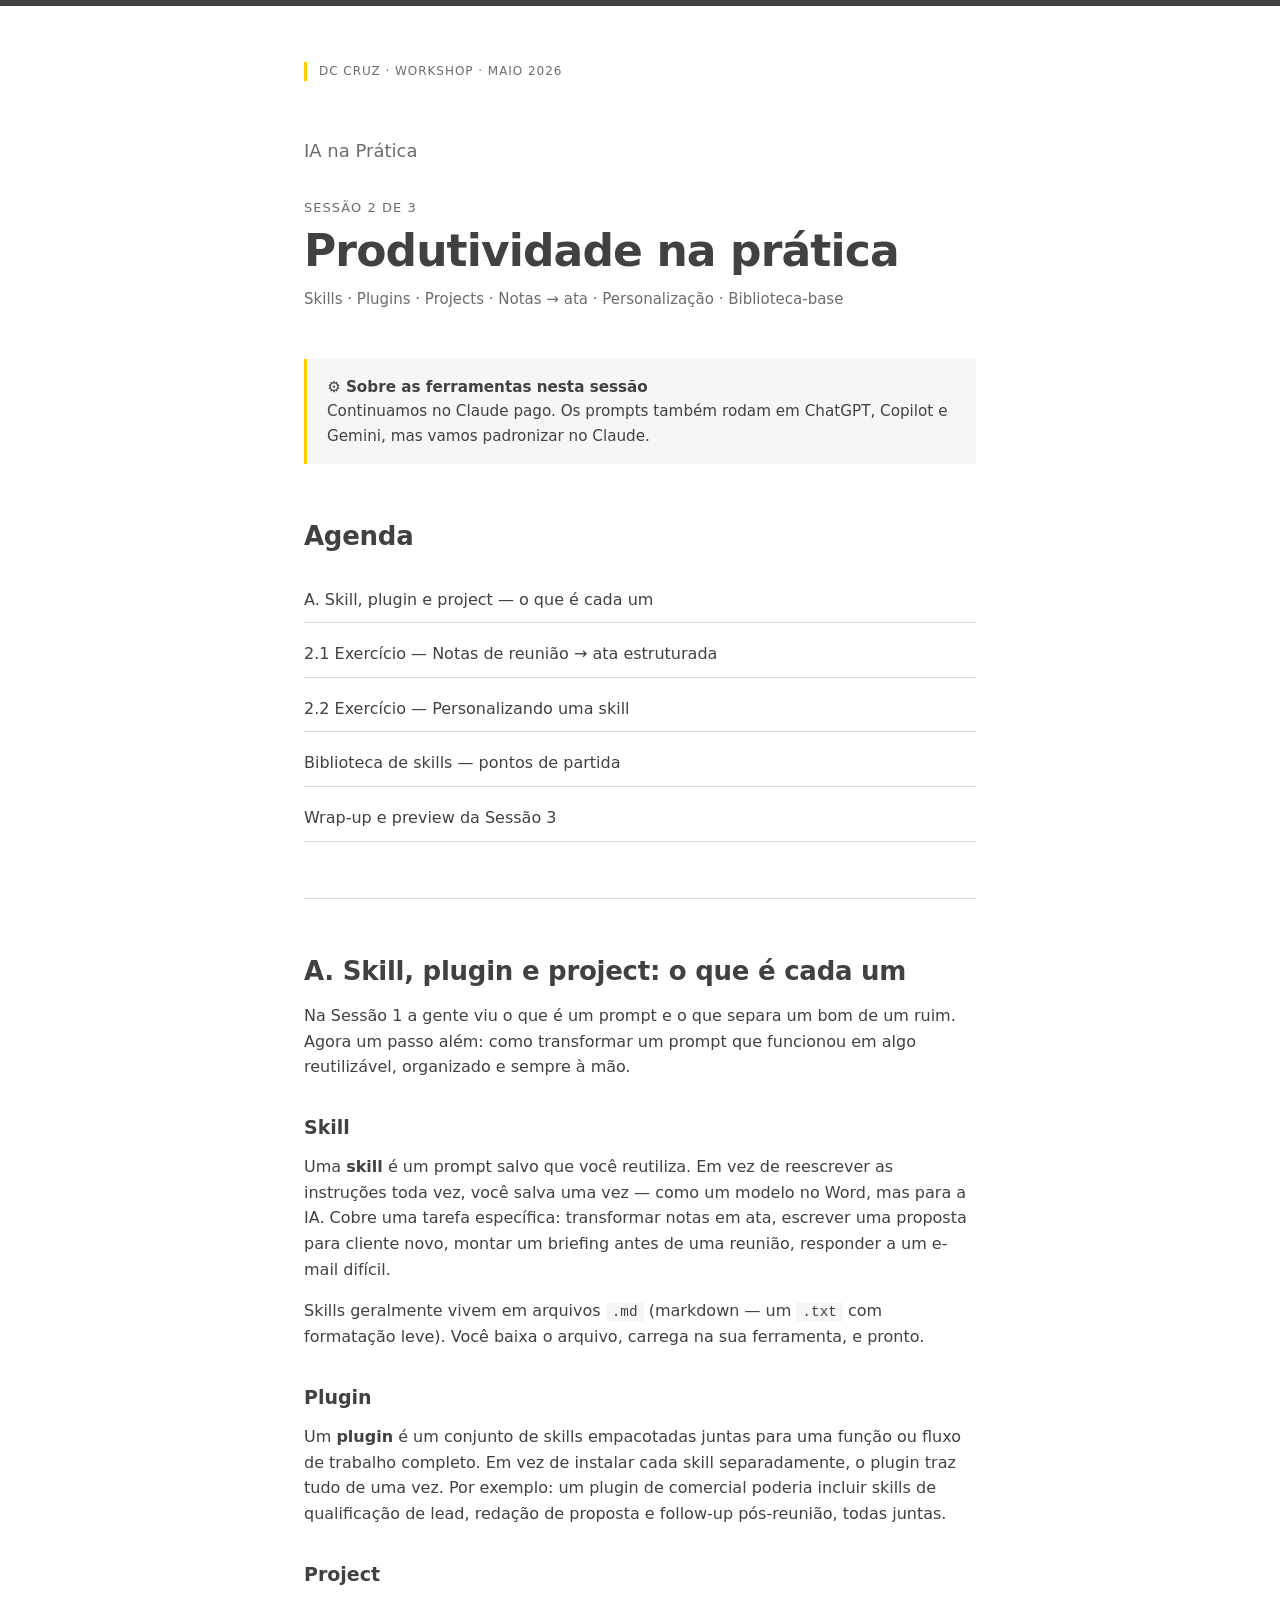
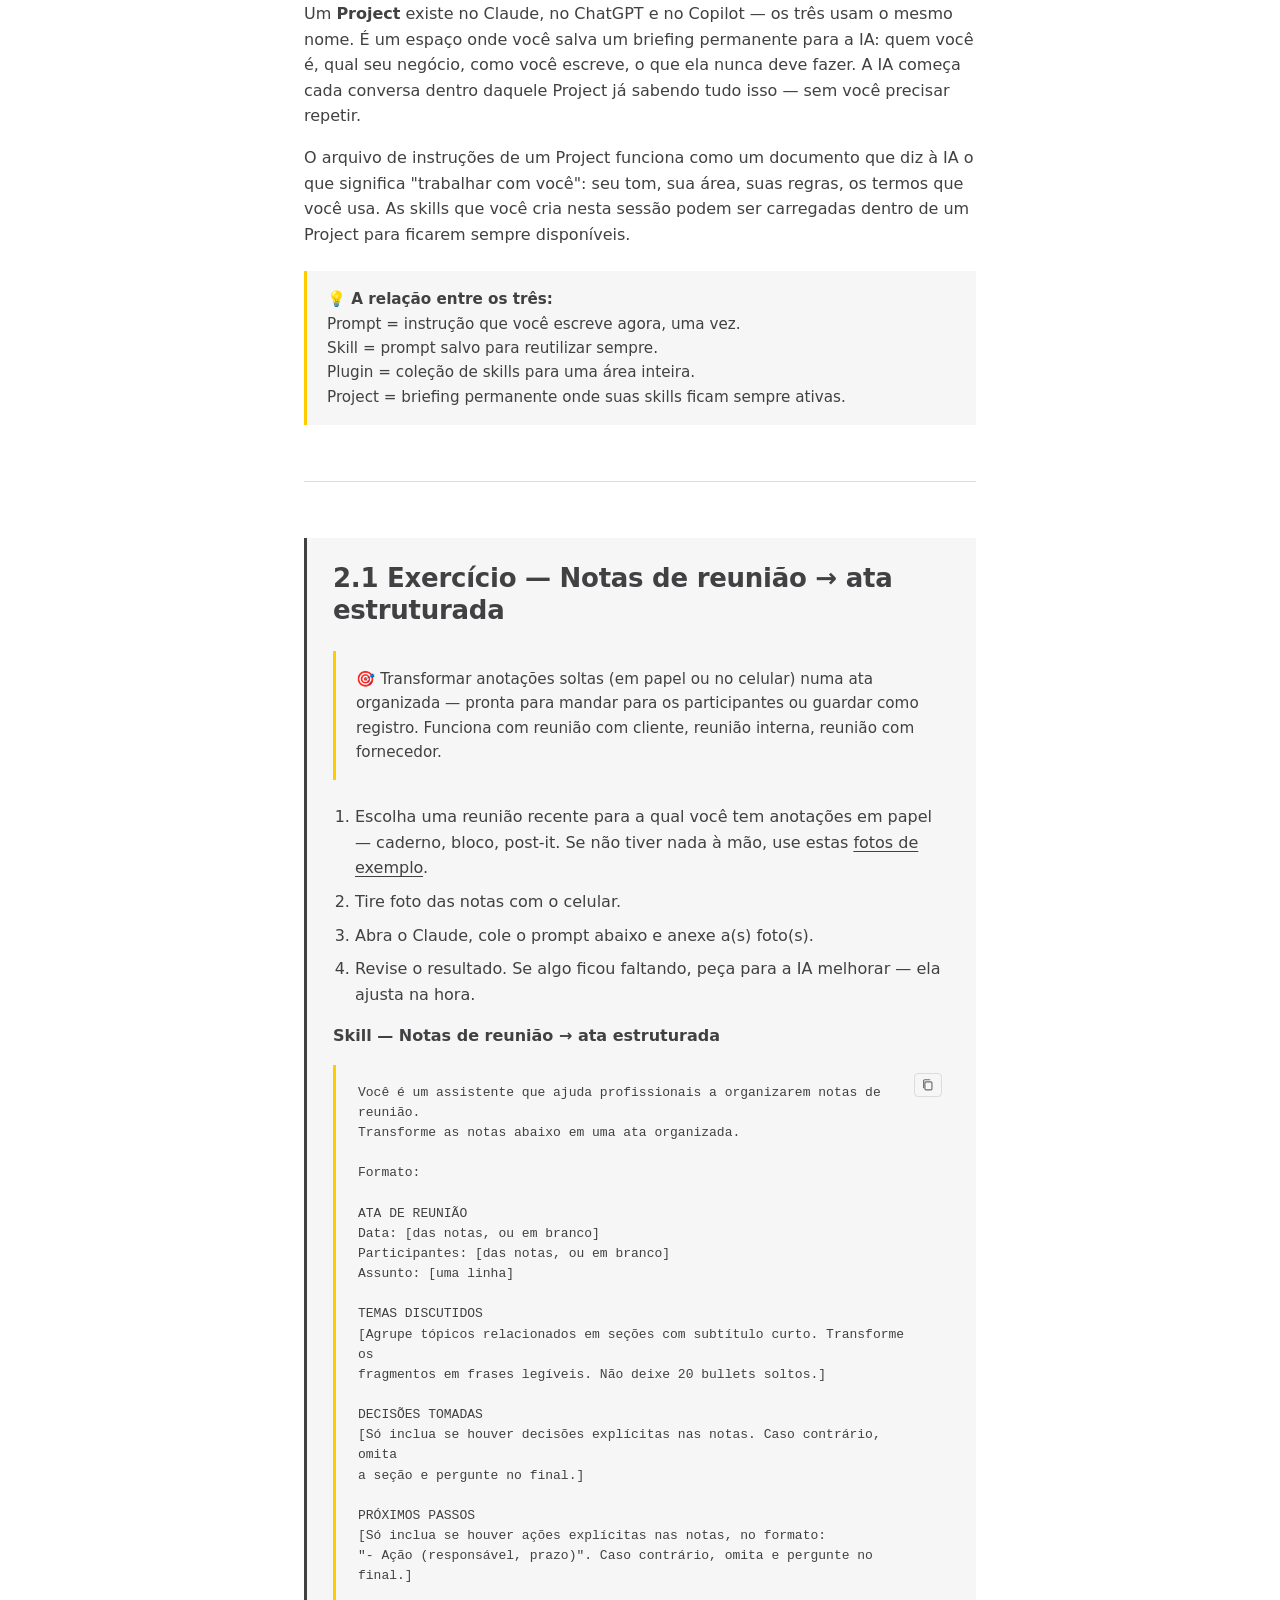
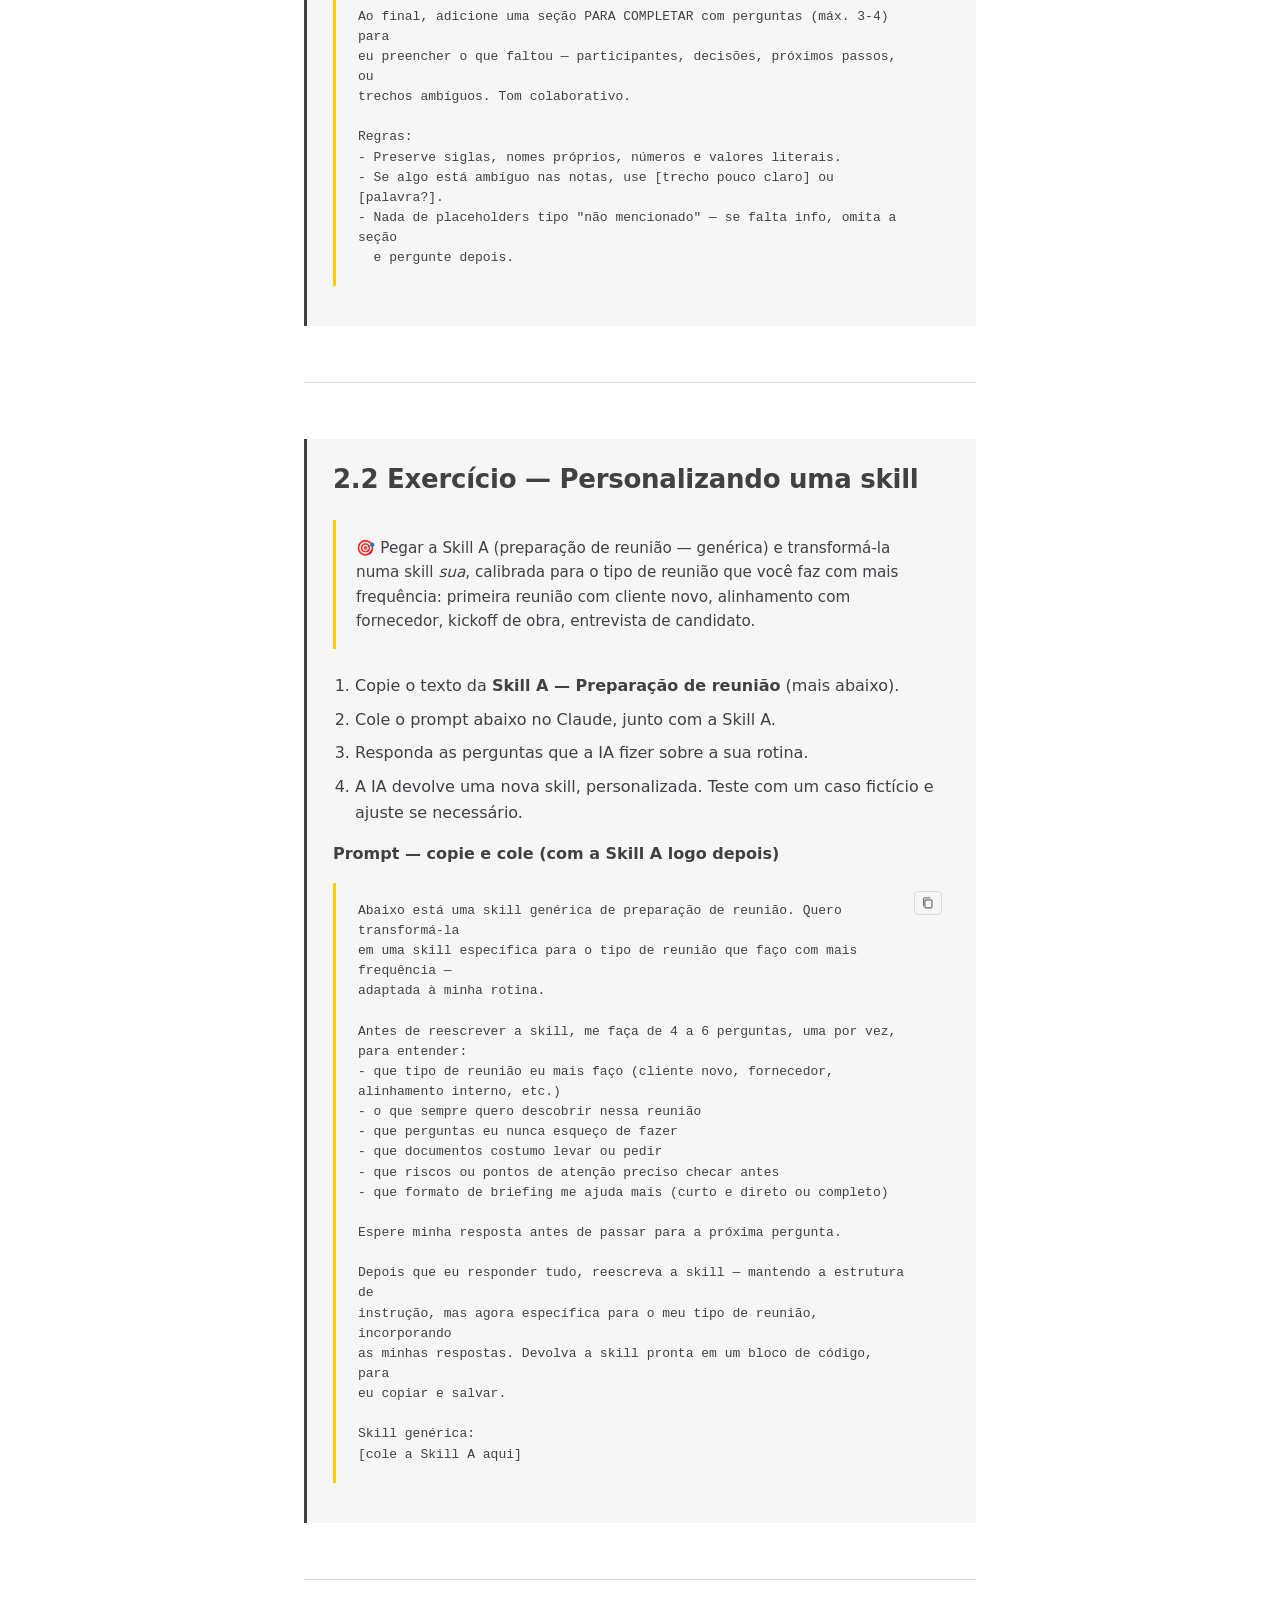
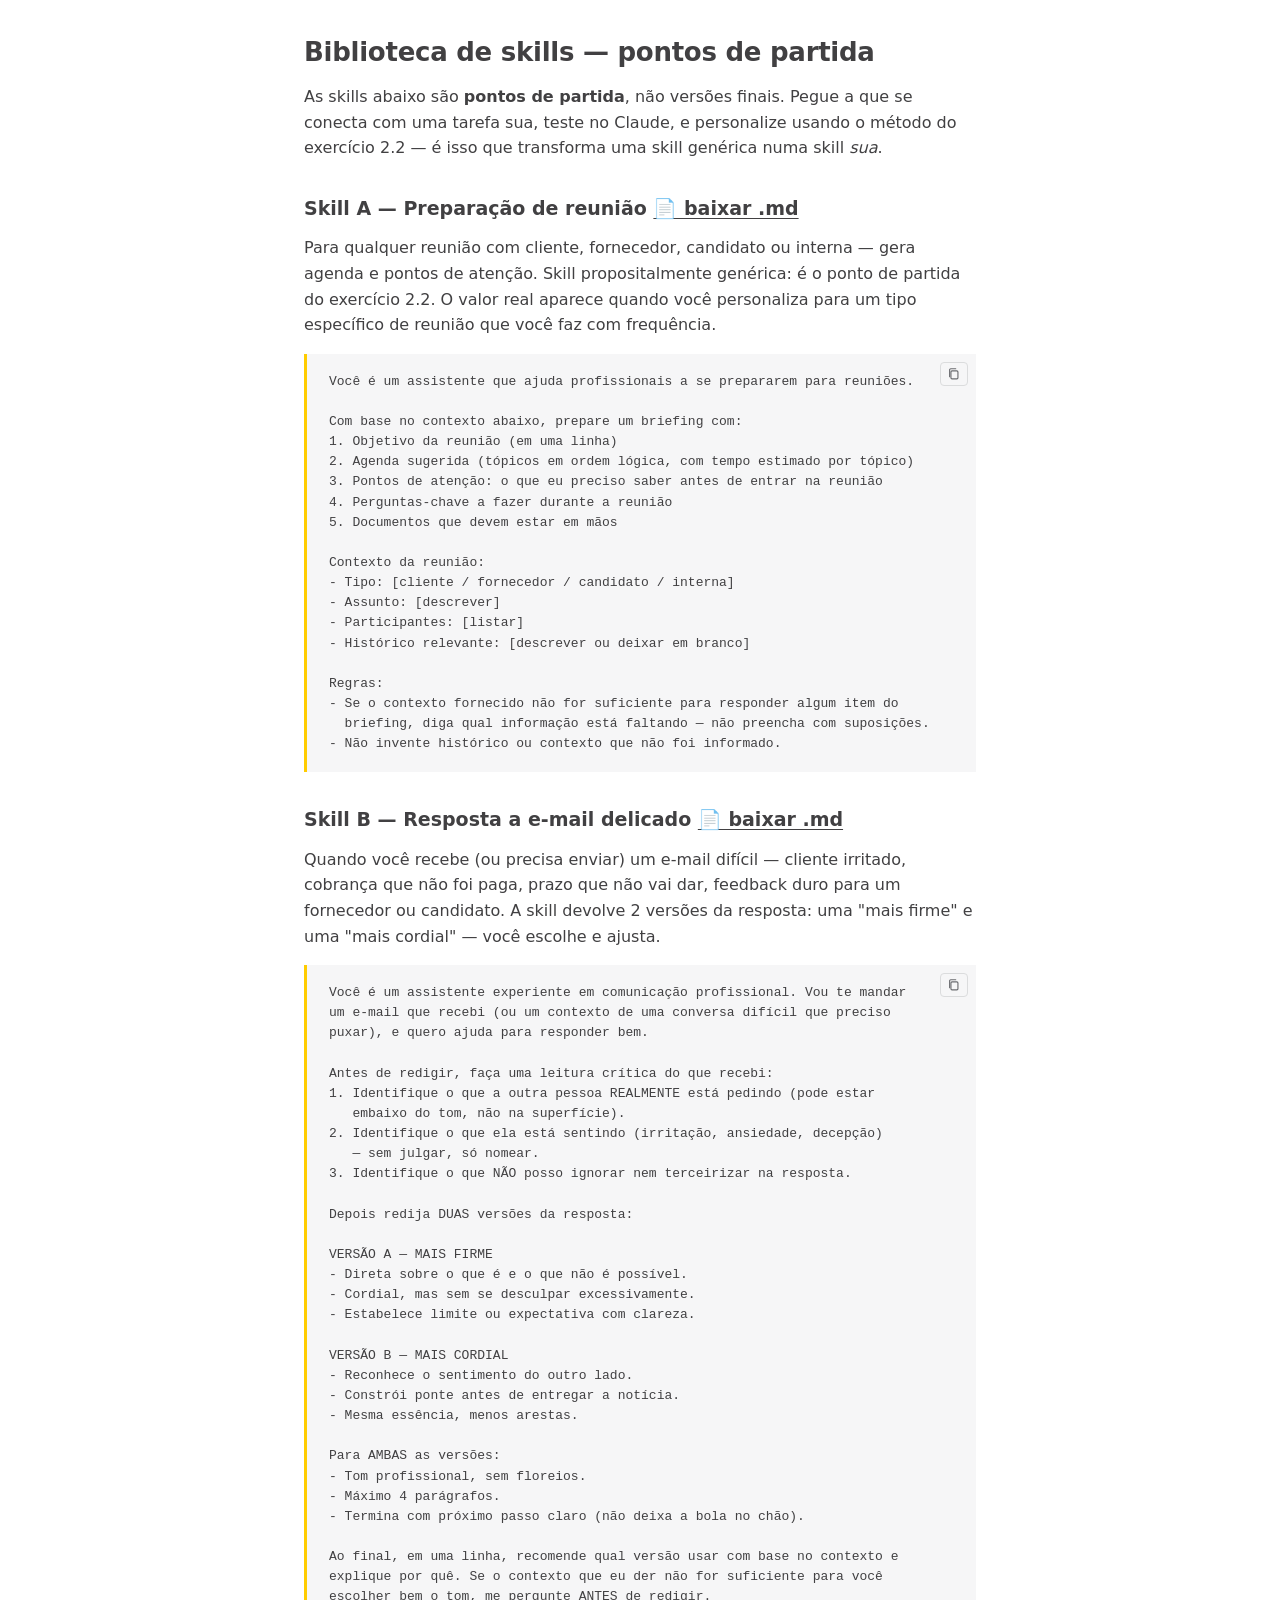
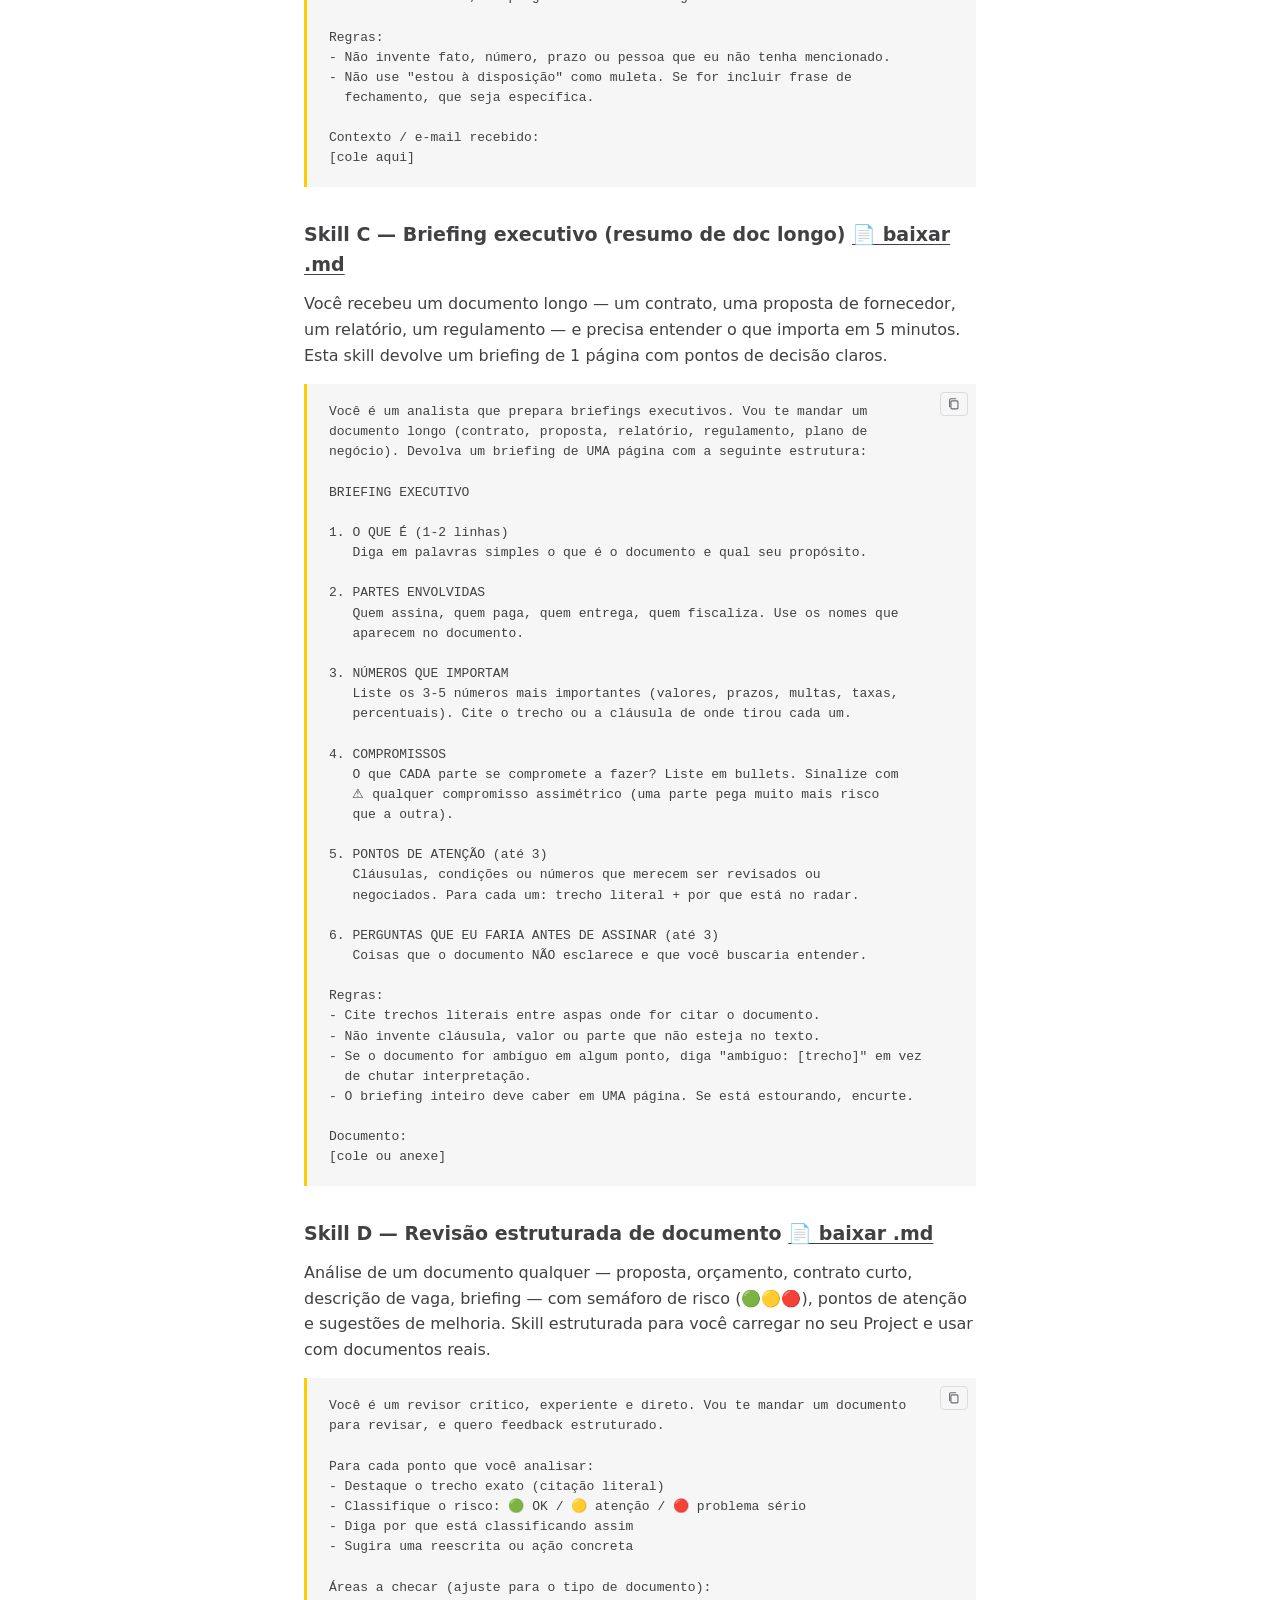
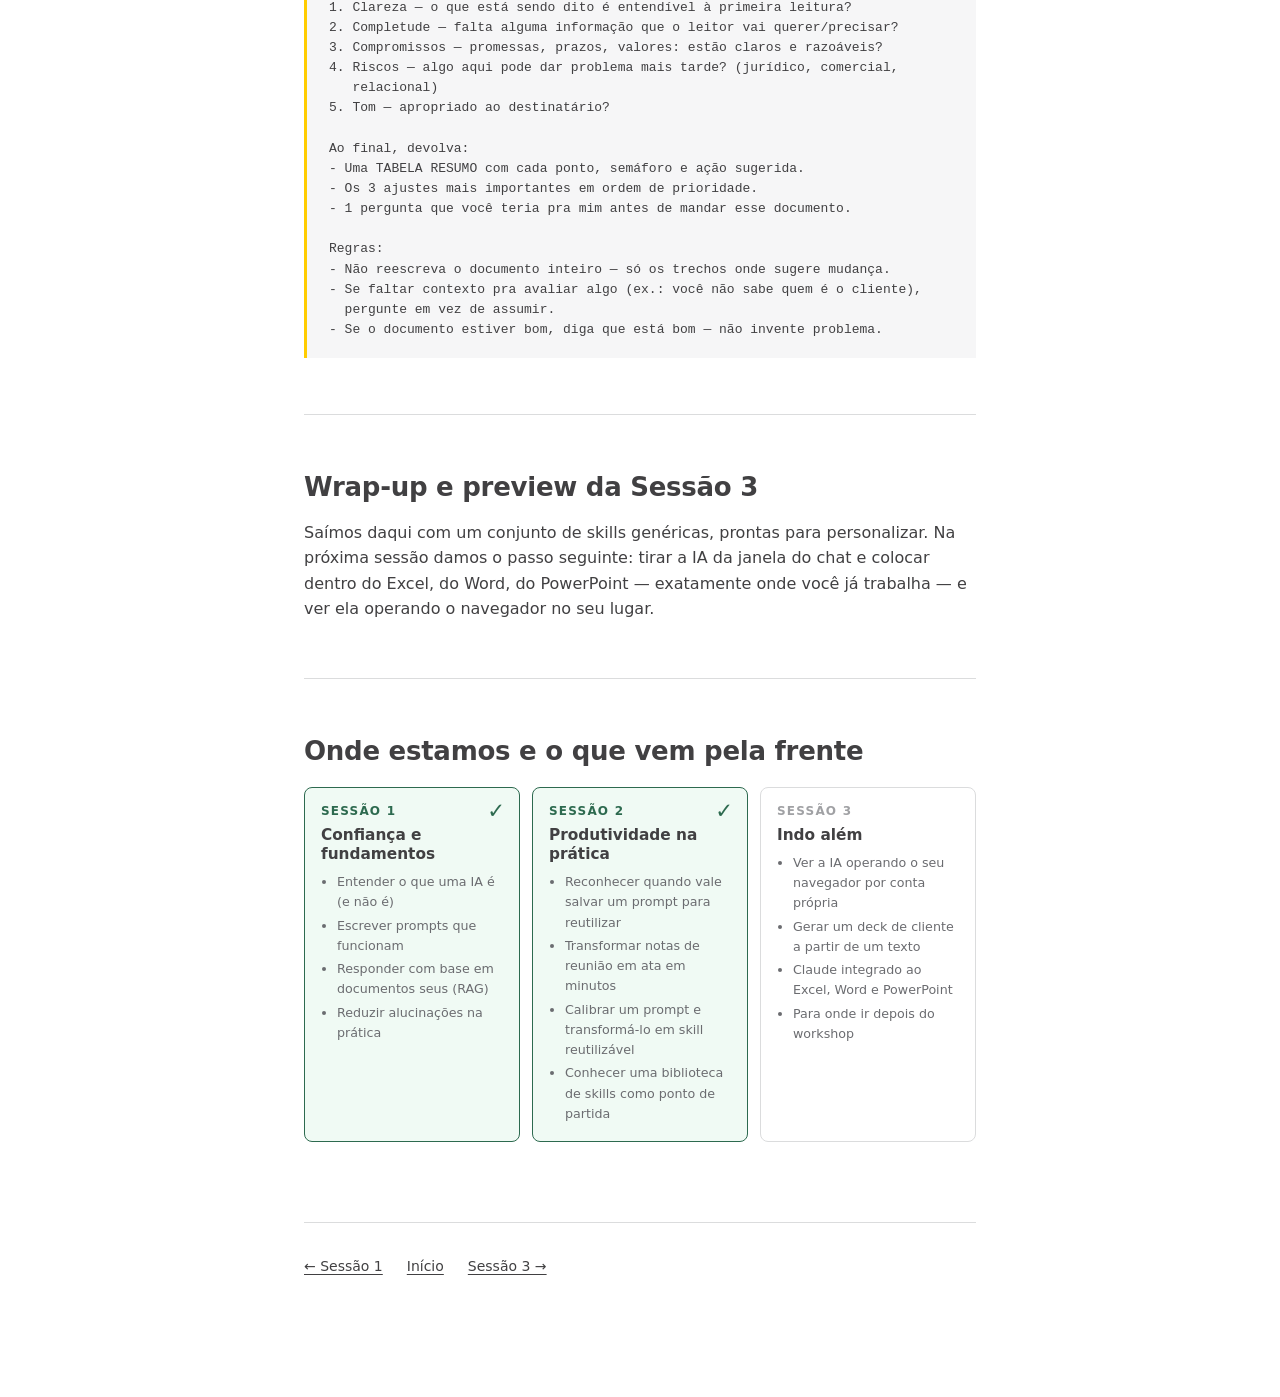
<file: sessao-2.html>
<!DOCTYPE html>
<html lang="pt-BR">
<head>
  <meta charset="UTF-8">
  <meta name="viewport" content="width=device-width, initial-scale=1.0">
  <title>Sessão 2 · IA na Prática</title>
  <link rel="stylesheet" href="style.css">
</head>
<body>
  <div class="brand-bar"></div>
  <main class="container">
    <p class="eyebrow">DC Cruz · Workshop · Maio 2026</p>

    <p class="subtitle">IA na Prática</p>

    <p class="session-indicator">Sessão 2 de 3</p>
    <h1>Produtividade na prática</h1>
    <p class="tagline">Skills · Plugins · Projects · Notas → ata · Personalização · Biblioteca-base</p>

    <div class="callout callout-config">
      <strong>Sobre as ferramentas nesta sessão</strong><br>
      Continuamos no Claude pago. Os prompts também rodam em ChatGPT, Copilot e Gemini, mas vamos padronizar no Claude.
    </div>

    <h2>Agenda</h2>
    <ul class="toc">
      <li><a href="#skills-conceito">A. Skill, plugin e project — o que é cada um</a></li>
      <li><a href="#exercicio-2-1">2.1 Exercício — Notas de reunião → ata estruturada</a></li>
      <li><a href="#exercicio-2-2">2.2 Exercício — Personalizando uma skill</a></li>
      <li><a href="#biblioteca">Biblioteca de skills — pontos de partida</a></li>
      <li>Wrap-up e preview da Sessão 3</li>
    </ul>

    <hr>

    <h2 id="skills-conceito">A. Skill, plugin e project: o que é cada um</h2>
    <p>Na Sessão 1 a gente viu o que é um prompt e o que separa um bom de um ruim. Agora um passo além: como transformar um prompt que funcionou em algo reutilizável, organizado e sempre à mão.</p>

    <h3>Skill</h3>
    <p>Uma <strong>skill</strong> é um prompt salvo que você reutiliza. Em vez de reescrever as instruções toda vez, você salva uma vez — como um modelo no Word, mas para a IA. Cobre uma tarefa específica: transformar notas em ata, escrever uma proposta para cliente novo, montar um briefing antes de uma reunião, responder a um e-mail difícil.</p>
    <p>Skills geralmente vivem em arquivos <code>.md</code> (markdown — um <code>.txt</code> com formatação leve). Você baixa o arquivo, carrega na sua ferramenta, e pronto.</p>

    <h3>Plugin</h3>
    <p>Um <strong>plugin</strong> é um conjunto de skills empacotadas juntas para uma função ou fluxo de trabalho completo. Em vez de instalar cada skill separadamente, o plugin traz tudo de uma vez. Por exemplo: um plugin de comercial poderia incluir skills de qualificação de lead, redação de proposta e follow-up pós-reunião, todas juntas.</p>

    <h3>Project</h3>
    <p>Um <strong>Project</strong> existe no Claude, no ChatGPT e no Copilot — os três usam o mesmo nome. É um espaço onde você salva um briefing permanente para a IA: quem você é, qual seu negócio, como você escreve, o que ela nunca deve fazer. A IA começa cada conversa dentro daquele Project já sabendo tudo isso — sem você precisar repetir.</p>
    <p>O arquivo de instruções de um Project funciona como um documento que diz à IA o que significa "trabalhar com você": seu tom, sua área, suas regras, os termos que você usa. As skills que você cria nesta sessão podem ser carregadas dentro de um Project para ficarem sempre disponíveis.</p>

    <div class="callout callout-tip">
      <strong>A relação entre os três:</strong><br>
      Prompt = instrução que você escreve agora, uma vez.<br>
      Skill = prompt salvo para reutilizar sempre.<br>
      Plugin = coleção de skills para uma área inteira.<br>
      Project = briefing permanente onde suas skills ficam sempre ativas.
    </div>

    <hr>

    <div class="exercise" id="exercicio-2-1">
      <h2>2.1 Exercício — Notas de reunião → ata estruturada</h2>

      <p class="callout callout-objective">Transformar anotações soltas (em papel ou no celular) numa ata organizada — pronta para mandar para os participantes ou guardar como registro. Funciona com reunião com cliente, reunião interna, reunião com fornecedor.</p>

      <ol>
        <li>Escolha uma reunião recente para a qual você tem anotações em papel — caderno, bloco, post-it. Se não tiver nada à mão, use estas <a href="https://drive.google.com/drive/folders/1JqrWBC4gRA2vVhShqCNYhl5OBj7gN3tg">fotos de exemplo</a>.</li>
        <li>Tire foto das notas com o celular.</li>
        <li>Abra o Claude, cole o prompt abaixo e anexe a(s) foto(s).</li>
        <li>Revise o resultado. Se algo ficou faltando, peça para a IA melhorar — ela ajusta na hora.</li>
      </ol>

      <p><strong>Skill — Notas de reunião → ata estruturada</strong></p>
<pre>Você é um assistente que ajuda profissionais a organizarem notas de reunião.
Transforme as notas abaixo em uma ata organizada.

Formato:

ATA DE REUNIÃO
Data: [das notas, ou em branco]
Participantes: [das notas, ou em branco]
Assunto: [uma linha]

TEMAS DISCUTIDOS
[Agrupe tópicos relacionados em seções com subtítulo curto. Transforme os
fragmentos em frases legíveis. Não deixe 20 bullets soltos.]

DECISÕES TOMADAS
[Só inclua se houver decisões explícitas nas notas. Caso contrário, omita
a seção e pergunte no final.]

PRÓXIMOS PASSOS
[Só inclua se houver ações explícitas nas notas, no formato:
"- Ação (responsável, prazo)". Caso contrário, omita e pergunte no final.]

Ao final, adicione uma seção PARA COMPLETAR com perguntas (máx. 3-4) para
eu preencher o que faltou — participantes, decisões, próximos passos, ou
trechos ambíguos. Tom colaborativo.

Regras:
- Preserve siglas, nomes próprios, números e valores literais.
- Se algo está ambíguo nas notas, use [trecho pouco claro] ou [palavra?].
- Nada de placeholders tipo "não mencionado" — se falta info, omita a seção
  e pergunte depois.</pre>
    </div>

    <hr>

    <div class="exercise" id="exercicio-2-2">
      <h2>2.2 Exercício — Personalizando uma skill</h2>

      <p class="callout callout-objective">Pegar a Skill A (preparação de reunião — genérica) e transformá-la numa skill <em>sua</em>, calibrada para o tipo de reunião que você faz com mais frequência: primeira reunião com cliente novo, alinhamento com fornecedor, kickoff de obra, entrevista de candidato.</p>

      <ol>
        <li>Copie o texto da <strong>Skill A — Preparação de reunião</strong> (mais abaixo).</li>
        <li>Cole o prompt abaixo no Claude, junto com a Skill A.</li>
        <li>Responda as perguntas que a IA fizer sobre a sua rotina.</li>
        <li>A IA devolve uma nova skill, personalizada. Teste com um caso fictício e ajuste se necessário.</li>
      </ol>

      <p><strong>Prompt — copie e cole (com a Skill A logo depois)</strong></p>
<pre>Abaixo está uma skill genérica de preparação de reunião. Quero transformá-la
em uma skill específica para o tipo de reunião que faço com mais frequência —
adaptada à minha rotina.

Antes de reescrever a skill, me faça de 4 a 6 perguntas, uma por vez, para entender:
- que tipo de reunião eu mais faço (cliente novo, fornecedor, alinhamento interno, etc.)
- o que sempre quero descobrir nessa reunião
- que perguntas eu nunca esqueço de fazer
- que documentos costumo levar ou pedir
- que riscos ou pontos de atenção preciso checar antes
- que formato de briefing me ajuda mais (curto e direto ou completo)

Espere minha resposta antes de passar para a próxima pergunta.

Depois que eu responder tudo, reescreva a skill — mantendo a estrutura de
instrução, mas agora específica para o meu tipo de reunião, incorporando
as minhas respostas. Devolva a skill pronta em um bloco de código, para
eu copiar e salvar.

Skill genérica:
[cole a Skill A aqui]</pre>
    </div>

    <hr>

    <h2 id="biblioteca">Biblioteca de skills — pontos de partida</h2>
    <p>As skills abaixo são <strong>pontos de partida</strong>, não versões finais. Pegue a que se conecta com uma tarefa sua, teste no Claude, e personalize usando o método do exercício 2.2 — é isso que transforma uma skill genérica numa skill <em>sua</em>.</p>

    <h3>Skill A — Preparação de reunião <a href="skills/skill-preparacao-reuniao.md">📄 baixar .md</a></h3>
    <p>Para qualquer reunião com cliente, fornecedor, candidato ou interna — gera agenda e pontos de atenção. Skill propositalmente genérica: é o ponto de partida do exercício 2.2. O valor real aparece quando você personaliza para um tipo específico de reunião que você faz com frequência.</p>
<pre>Você é um assistente que ajuda profissionais a se prepararem para reuniões.

Com base no contexto abaixo, prepare um briefing com:
1. Objetivo da reunião (em uma linha)
2. Agenda sugerida (tópicos em ordem lógica, com tempo estimado por tópico)
3. Pontos de atenção: o que eu preciso saber antes de entrar na reunião
4. Perguntas-chave a fazer durante a reunião
5. Documentos que devem estar em mãos

Contexto da reunião:
- Tipo: [cliente / fornecedor / candidato / interna]
- Assunto: [descrever]
- Participantes: [listar]
- Histórico relevante: [descrever ou deixar em branco]

Regras:
- Se o contexto fornecido não for suficiente para responder algum item do
  briefing, diga qual informação está faltando — não preencha com suposições.
- Não invente histórico ou contexto que não foi informado.</pre>

    <h3>Skill B — Resposta a e-mail delicado <a href="skills/skill-resposta-email-delicado.md">📄 baixar .md</a></h3>
    <p>Quando você recebe (ou precisa enviar) um e-mail difícil — cliente irritado, cobrança que não foi paga, prazo que não vai dar, feedback duro para um fornecedor ou candidato. A skill devolve 2 versões da resposta: uma "mais firme" e uma "mais cordial" — você escolhe e ajusta.</p>
<pre>Você é um assistente experiente em comunicação profissional. Vou te mandar
um e-mail que recebi (ou um contexto de uma conversa difícil que preciso
puxar), e quero ajuda para responder bem.

Antes de redigir, faça uma leitura crítica do que recebi:
1. Identifique o que a outra pessoa REALMENTE está pedindo (pode estar
   embaixo do tom, não na superfície).
2. Identifique o que ela está sentindo (irritação, ansiedade, decepção)
   — sem julgar, só nomear.
3. Identifique o que NÃO posso ignorar nem terceirizar na resposta.

Depois redija DUAS versões da resposta:

VERSÃO A — MAIS FIRME
- Direta sobre o que é e o que não é possível.
- Cordial, mas sem se desculpar excessivamente.
- Estabelece limite ou expectativa com clareza.

VERSÃO B — MAIS CORDIAL
- Reconhece o sentimento do outro lado.
- Constrói ponte antes de entregar a notícia.
- Mesma essência, menos arestas.

Para AMBAS as versões:
- Tom profissional, sem floreios.
- Máximo 4 parágrafos.
- Termina com próximo passo claro (não deixa a bola no chão).

Ao final, em uma linha, recomende qual versão usar com base no contexto e
explique por quê. Se o contexto que eu der não for suficiente para você
escolher bem o tom, me pergunte ANTES de redigir.

Regras:
- Não invente fato, número, prazo ou pessoa que eu não tenha mencionado.
- Não use "estou à disposição" como muleta. Se for incluir frase de
  fechamento, que seja específica.

Contexto / e-mail recebido:
[cole aqui]</pre>

    <h3>Skill C — Briefing executivo (resumo de doc longo) <a href="skills/skill-briefing-executivo.md">📄 baixar .md</a></h3>
    <p>Você recebeu um documento longo — um contrato, uma proposta de fornecedor, um relatório, um regulamento — e precisa entender o que importa em 5 minutos. Esta skill devolve um briefing de 1 página com pontos de decisão claros.</p>
<pre>Você é um analista que prepara briefings executivos. Vou te mandar um
documento longo (contrato, proposta, relatório, regulamento, plano de
negócio). Devolva um briefing de UMA página com a seguinte estrutura:

BRIEFING EXECUTIVO

1. O QUE É (1-2 linhas)
   Diga em palavras simples o que é o documento e qual seu propósito.

2. PARTES ENVOLVIDAS
   Quem assina, quem paga, quem entrega, quem fiscaliza. Use os nomes que
   aparecem no documento.

3. NÚMEROS QUE IMPORTAM
   Liste os 3-5 números mais importantes (valores, prazos, multas, taxas,
   percentuais). Cite o trecho ou a cláusula de onde tirou cada um.

4. COMPROMISSOS
   O que CADA parte se compromete a fazer? Liste em bullets. Sinalize com
   ⚠ qualquer compromisso assimétrico (uma parte pega muito mais risco
   que a outra).

5. PONTOS DE ATENÇÃO (até 3)
   Cláusulas, condições ou números que merecem ser revisados ou
   negociados. Para cada um: trecho literal + por que está no radar.

6. PERGUNTAS QUE EU FARIA ANTES DE ASSINAR (até 3)
   Coisas que o documento NÃO esclarece e que você buscaria entender.

Regras:
- Cite trechos literais entre aspas onde for citar o documento.
- Não invente cláusula, valor ou parte que não esteja no texto.
- Se o documento for ambíguo em algum ponto, diga "ambíguo: [trecho]" em vez
  de chutar interpretação.
- O briefing inteiro deve caber em UMA página. Se está estourando, encurte.

Documento:
[cole ou anexe]</pre>

    <h3>Skill D — Revisão estruturada de documento <a href="skills/skill-revisao-documento.md">📄 baixar .md</a></h3>
    <p>Análise de um documento qualquer — proposta, orçamento, contrato curto, descrição de vaga, briefing — com semáforo de risco (🟢🟡🔴), pontos de atenção e sugestões de melhoria. Skill estruturada para você carregar no seu Project e usar com documentos reais.</p>
<pre>Você é um revisor crítico, experiente e direto. Vou te mandar um documento
para revisar, e quero feedback estruturado.

Para cada ponto que você analisar:
- Destaque o trecho exato (citação literal)
- Classifique o risco: 🟢 OK / 🟡 atenção / 🔴 problema sério
- Diga por que está classificando assim
- Sugira uma reescrita ou ação concreta

Áreas a checar (ajuste para o tipo de documento):
1. Clareza — o que está sendo dito é entendível à primeira leitura?
2. Completude — falta alguma informação que o leitor vai querer/precisar?
3. Compromissos — promessas, prazos, valores: estão claros e razoáveis?
4. Riscos — algo aqui pode dar problema mais tarde? (jurídico, comercial,
   relacional)
5. Tom — apropriado ao destinatário?

Ao final, devolva:
- Uma TABELA RESUMO com cada ponto, semáforo e ação sugerida.
- Os 3 ajustes mais importantes em ordem de prioridade.
- 1 pergunta que você teria pra mim antes de mandar esse documento.

Regras:
- Não reescreva o documento inteiro — só os trechos onde sugere mudança.
- Se faltar contexto pra avaliar algo (ex.: você não sabe quem é o cliente),
  pergunte em vez de assumir.
- Se o documento estiver bom, diga que está bom — não invente problema.</pre>

    <hr>

    <h2>Wrap-up e preview da Sessão 3</h2>
    <p>Saímos daqui com um conjunto de skills genéricas, prontas para personalizar. Na próxima sessão damos o passo seguinte: tirar a IA da janela do chat e colocar dentro do Excel, do Word, do PowerPoint — exatamente onde você já trabalha — e ver ela operando o navegador no seu lugar.</p>

    <hr>

    <h2>Onde estamos e o que vem pela frente</h2>

    <div class="roadmap">
      <div class="roadmap-card completed">
        <div class="check">✓</div>
        <div class="session-label">Sessão 1</div>
        <div class="session-title-small">Confiança e fundamentos</div>
        <ul>
          <li>Entender o que uma IA é (e não é)</li>
          <li>Escrever prompts que funcionam</li>
          <li>Responder com base em documentos seus (RAG)</li>
          <li>Reduzir alucinações na prática</li>
        </ul>
      </div>

      <div class="roadmap-card completed">
        <div class="check">✓</div>
        <div class="session-label">Sessão 2</div>
        <div class="session-title-small">Produtividade na prática</div>
        <ul>
          <li>Reconhecer quando vale salvar um prompt para reutilizar</li>
          <li>Transformar notas de reunião em ata em minutos</li>
          <li>Calibrar um prompt e transformá-lo em skill reutilizável</li>
          <li>Conhecer uma biblioteca de skills como ponto de partida</li>
        </ul>
      </div>

      <div class="roadmap-card">
        <div class="session-label">Sessão 3</div>
        <div class="session-title-small">Indo além</div>
        <ul>
          <li>Ver a IA operando o seu navegador por conta própria</li>
          <li>Gerar um deck de cliente a partir de um texto</li>
          <li>Claude integrado ao Excel, Word e PowerPoint</li>
          <li>Para onde ir depois do workshop</li>
        </ul>
      </div>
    </div>

    <nav class="session-nav">
      <a href="sessao-1.html">← Sessão 1</a>
      <a href="index.html">Início</a>
      <a href="sessao-3.html">Sessão 3 →</a>
    </nav>
  </main>
  <script>
  document.querySelectorAll('pre').forEach(function(pre) {
    var btn = document.createElement('button');
    btn.className = 'copy-btn';
    btn.type = 'button';
    btn.setAttribute('aria-label', 'Copiar');
    btn.title = 'Copiar';
    btn.innerHTML = '<svg width="14" height="14" viewBox="0 0 16 16" fill="none" xmlns="http://www.w3.org/2000/svg" aria-hidden="true"><rect x="4.5" y="4.5" width="8" height="9" rx="1.2" stroke="currentColor" stroke-width="1.3" fill="none"/><path d="M3 11V3.2C3 2.54 3.54 2 4.2 2H10" stroke="currentColor" stroke-width="1.3" stroke-linecap="round" fill="none"/></svg><span class="copied-label">copiado</span>';
    btn.addEventListener('click', function() {
      navigator.clipboard.writeText(pre.textContent.trim());
      btn.classList.add('copied');
      setTimeout(function() { btn.classList.remove('copied'); }, 1500);
    });
    pre.appendChild(btn);
  });
  </script>
</body>
</html>
</file>
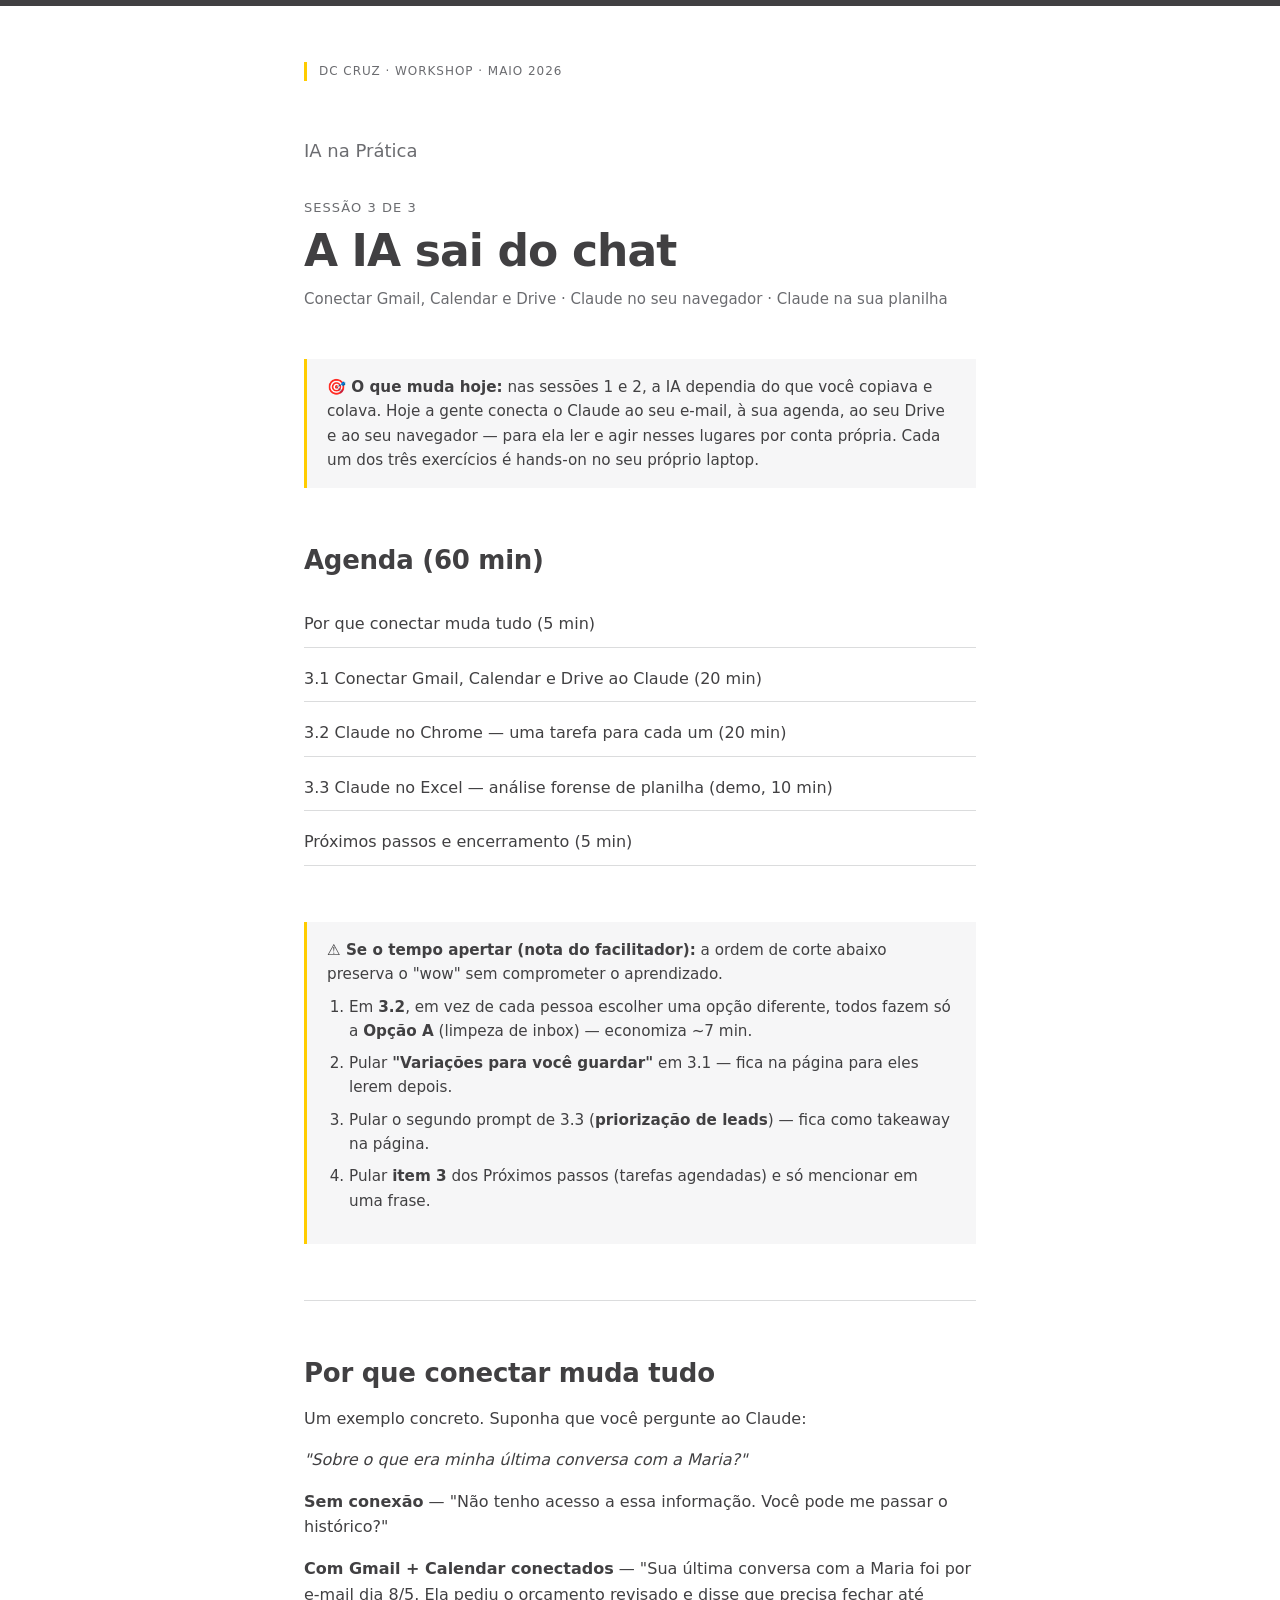
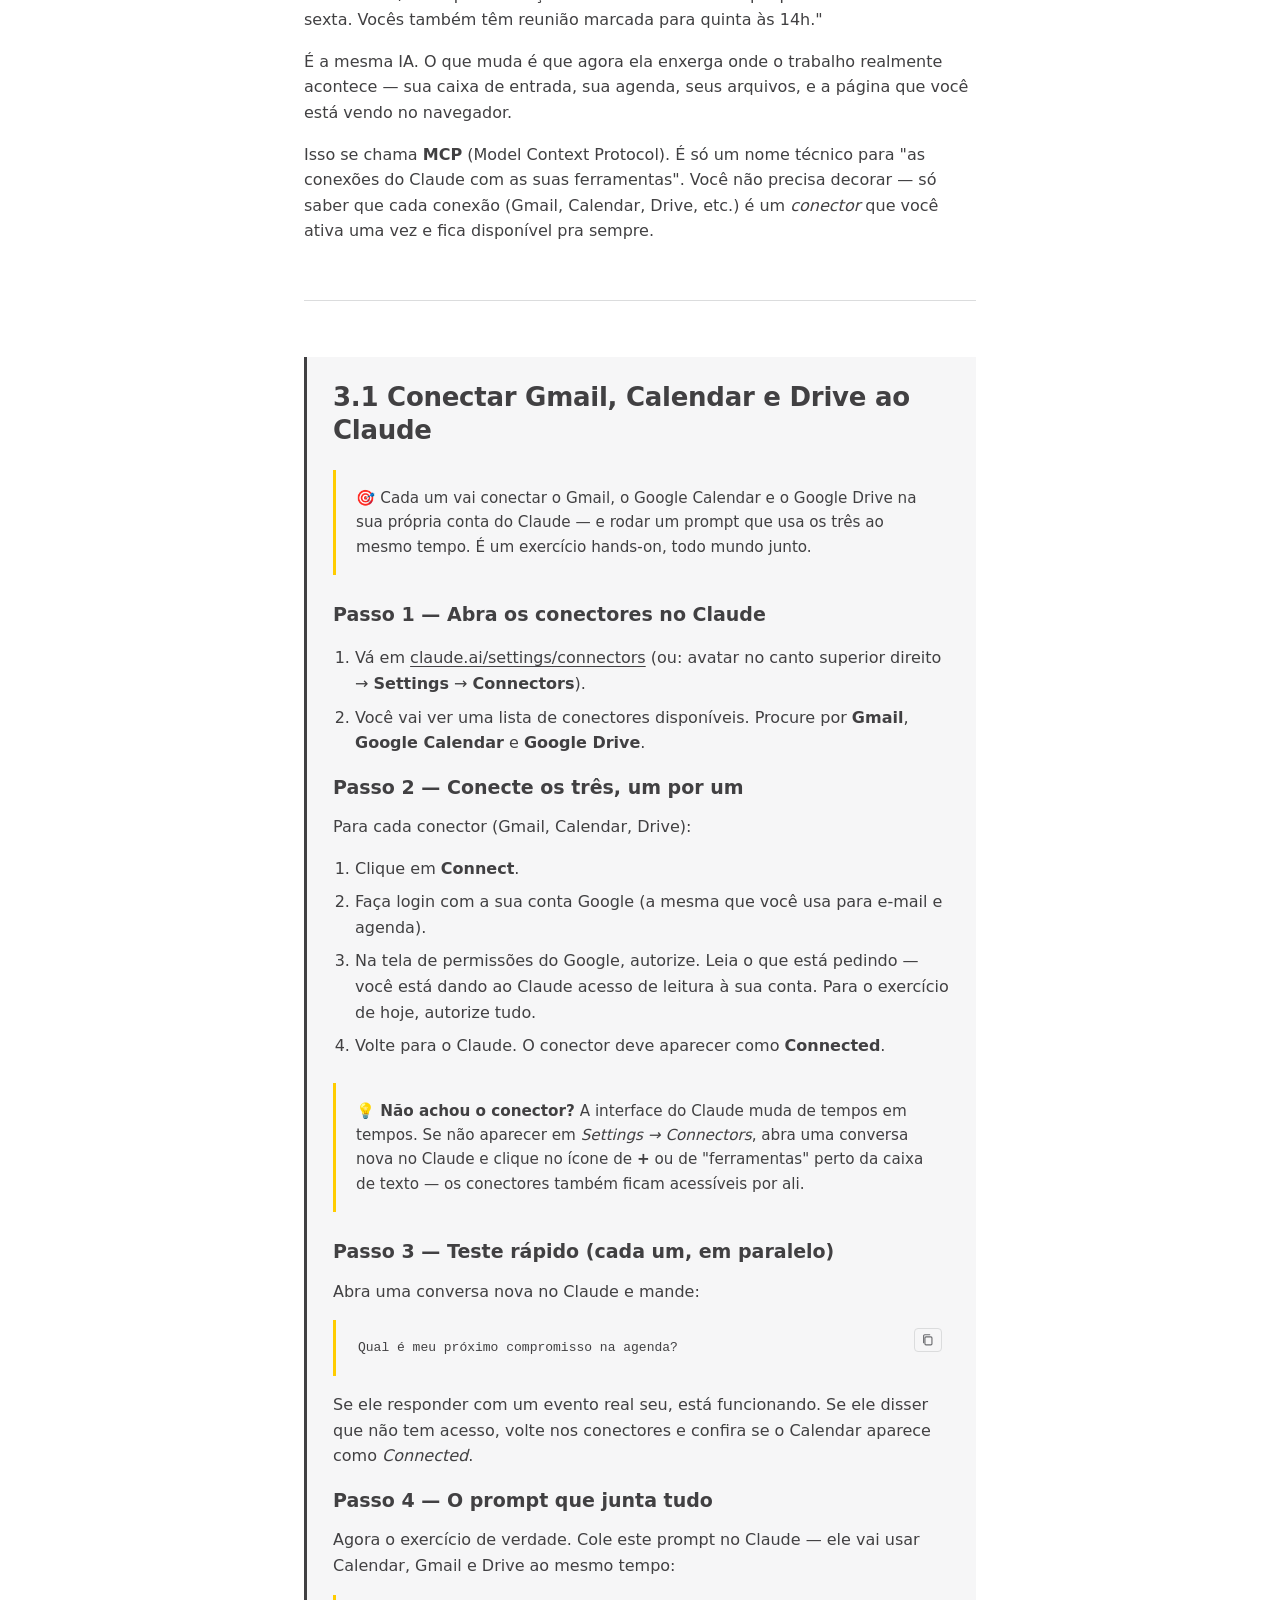
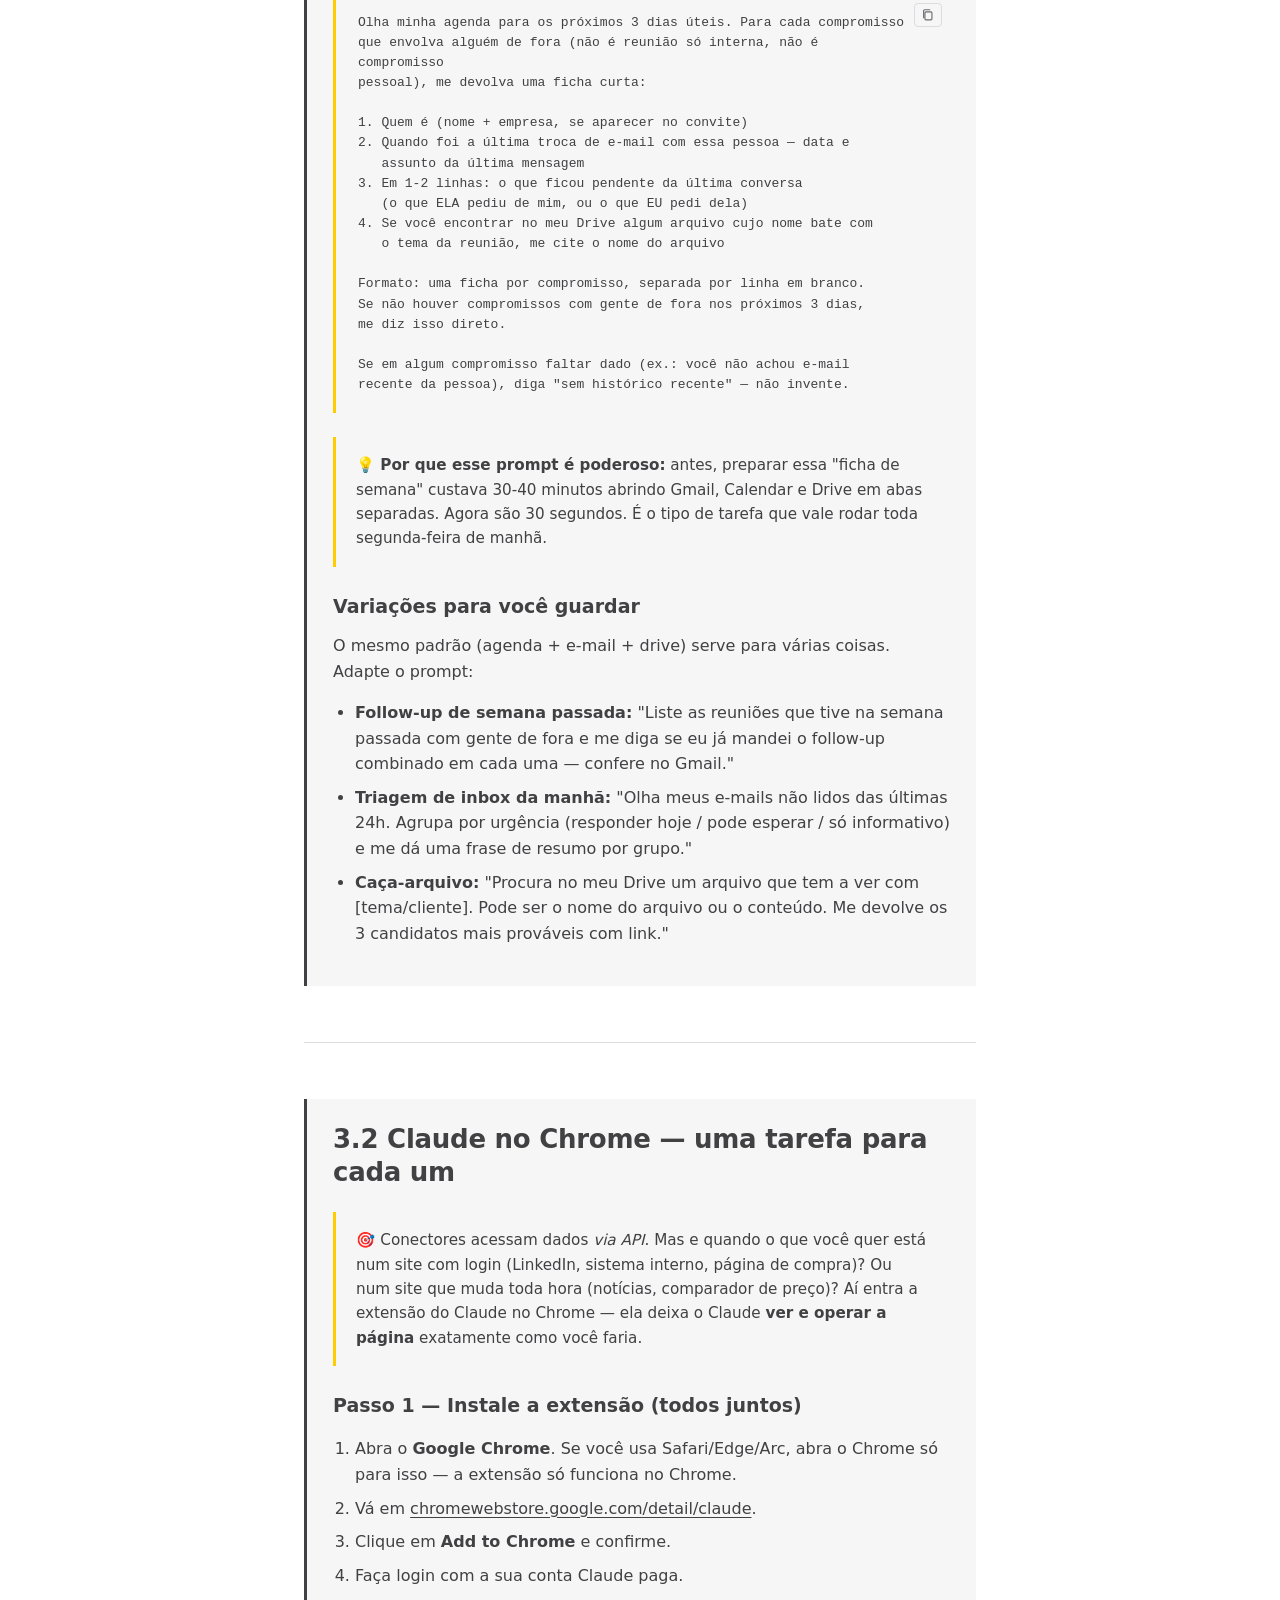
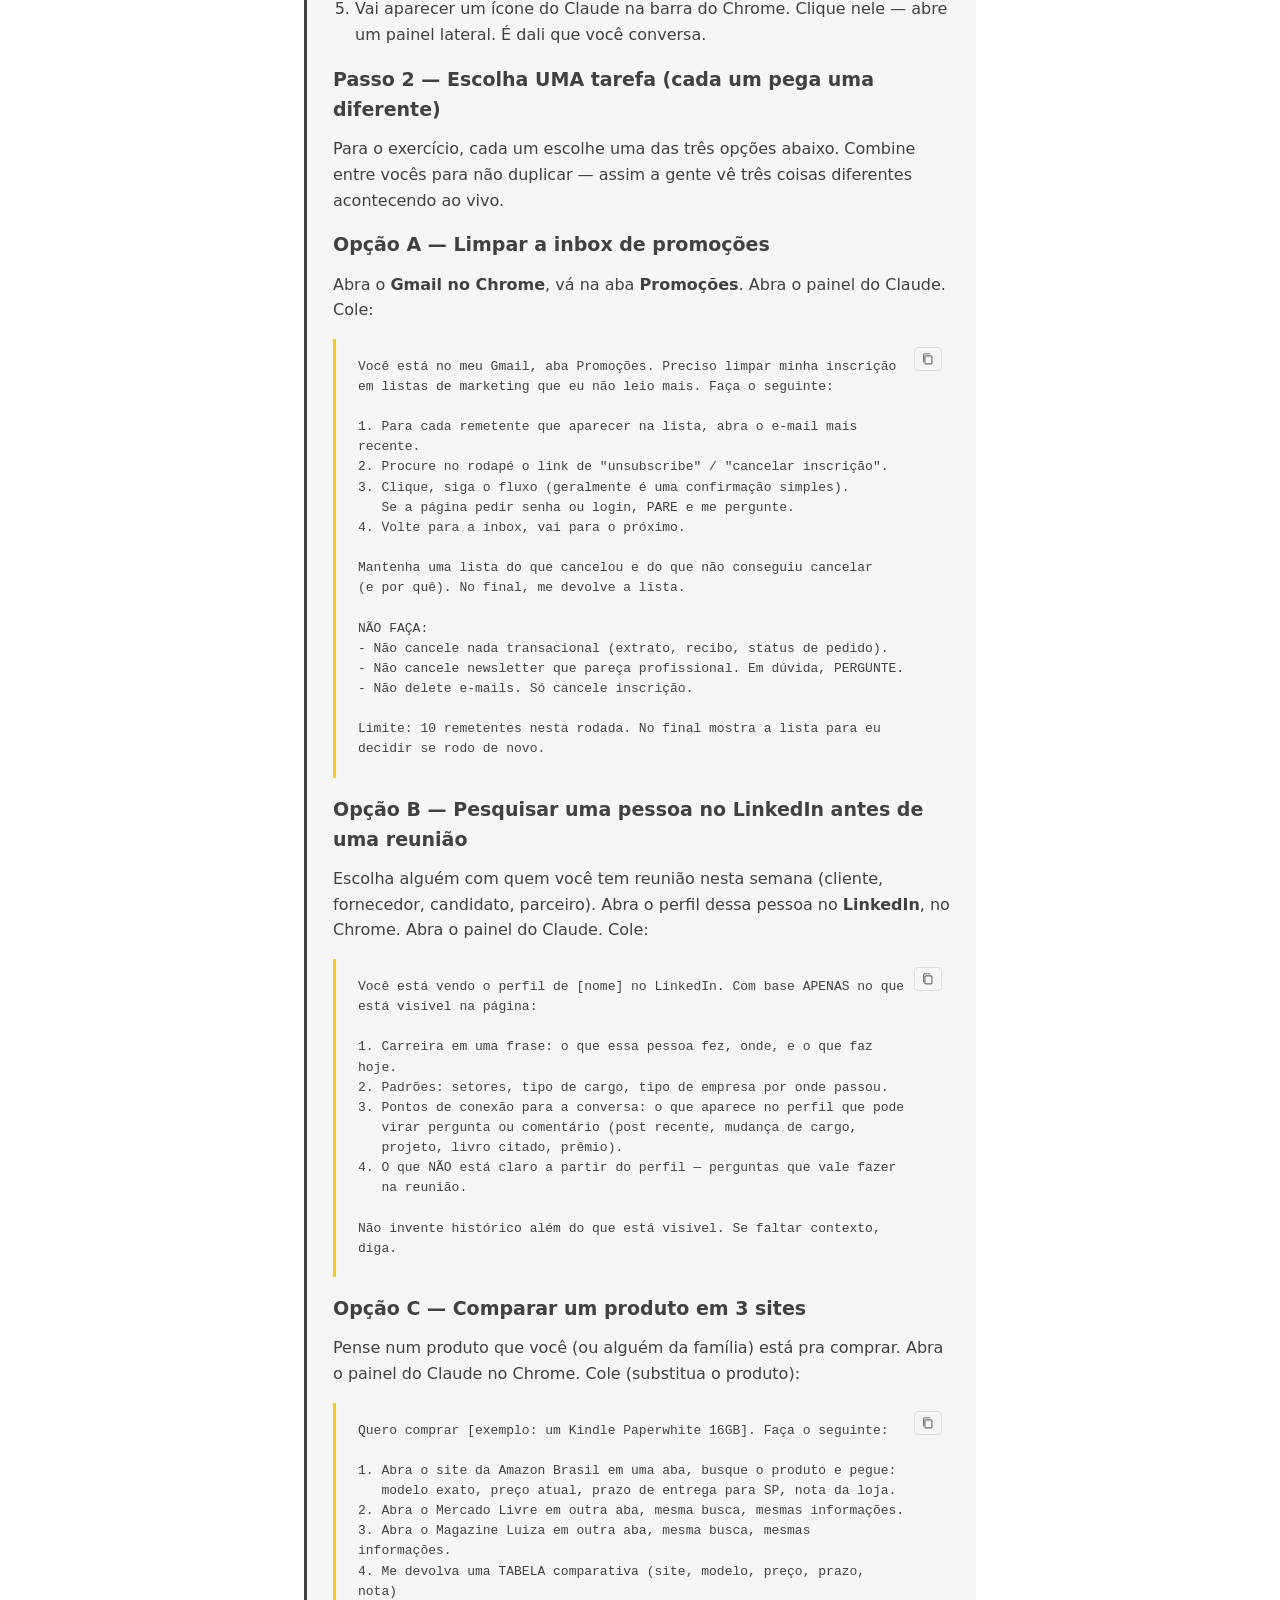
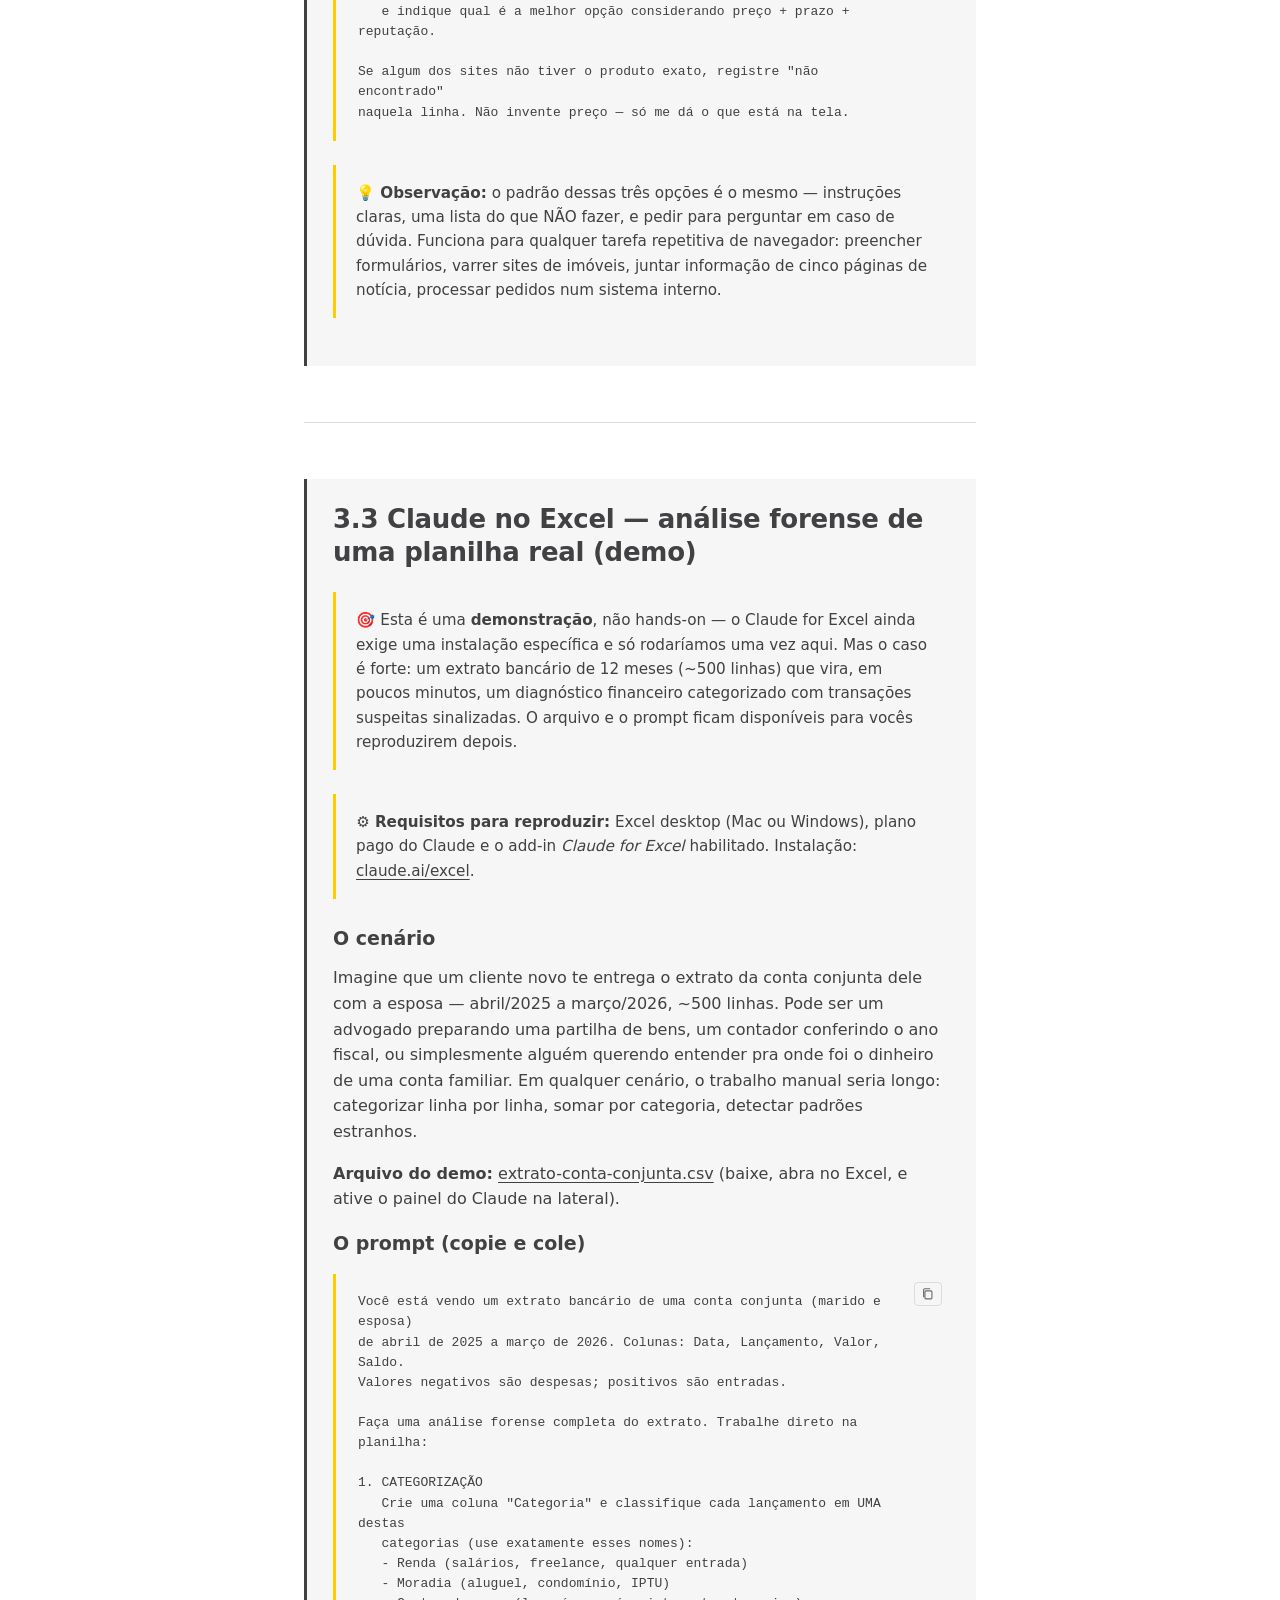
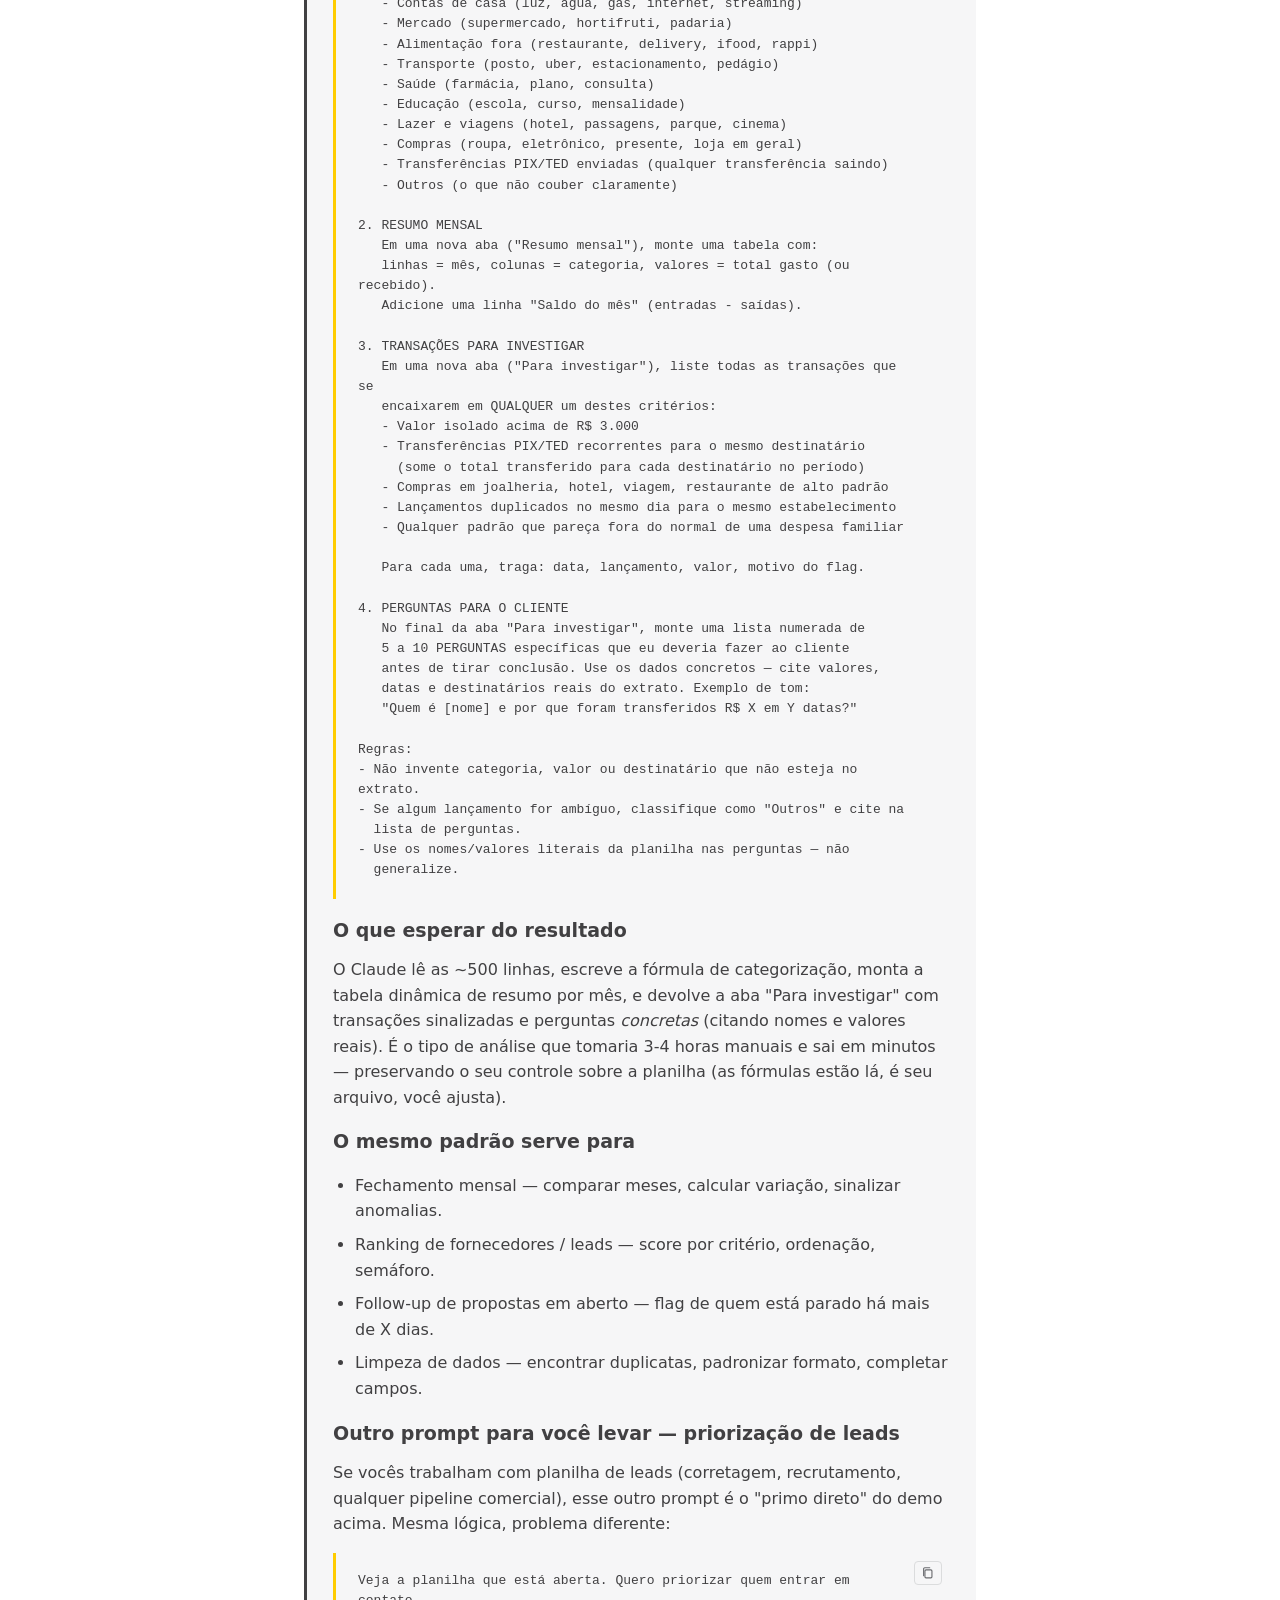
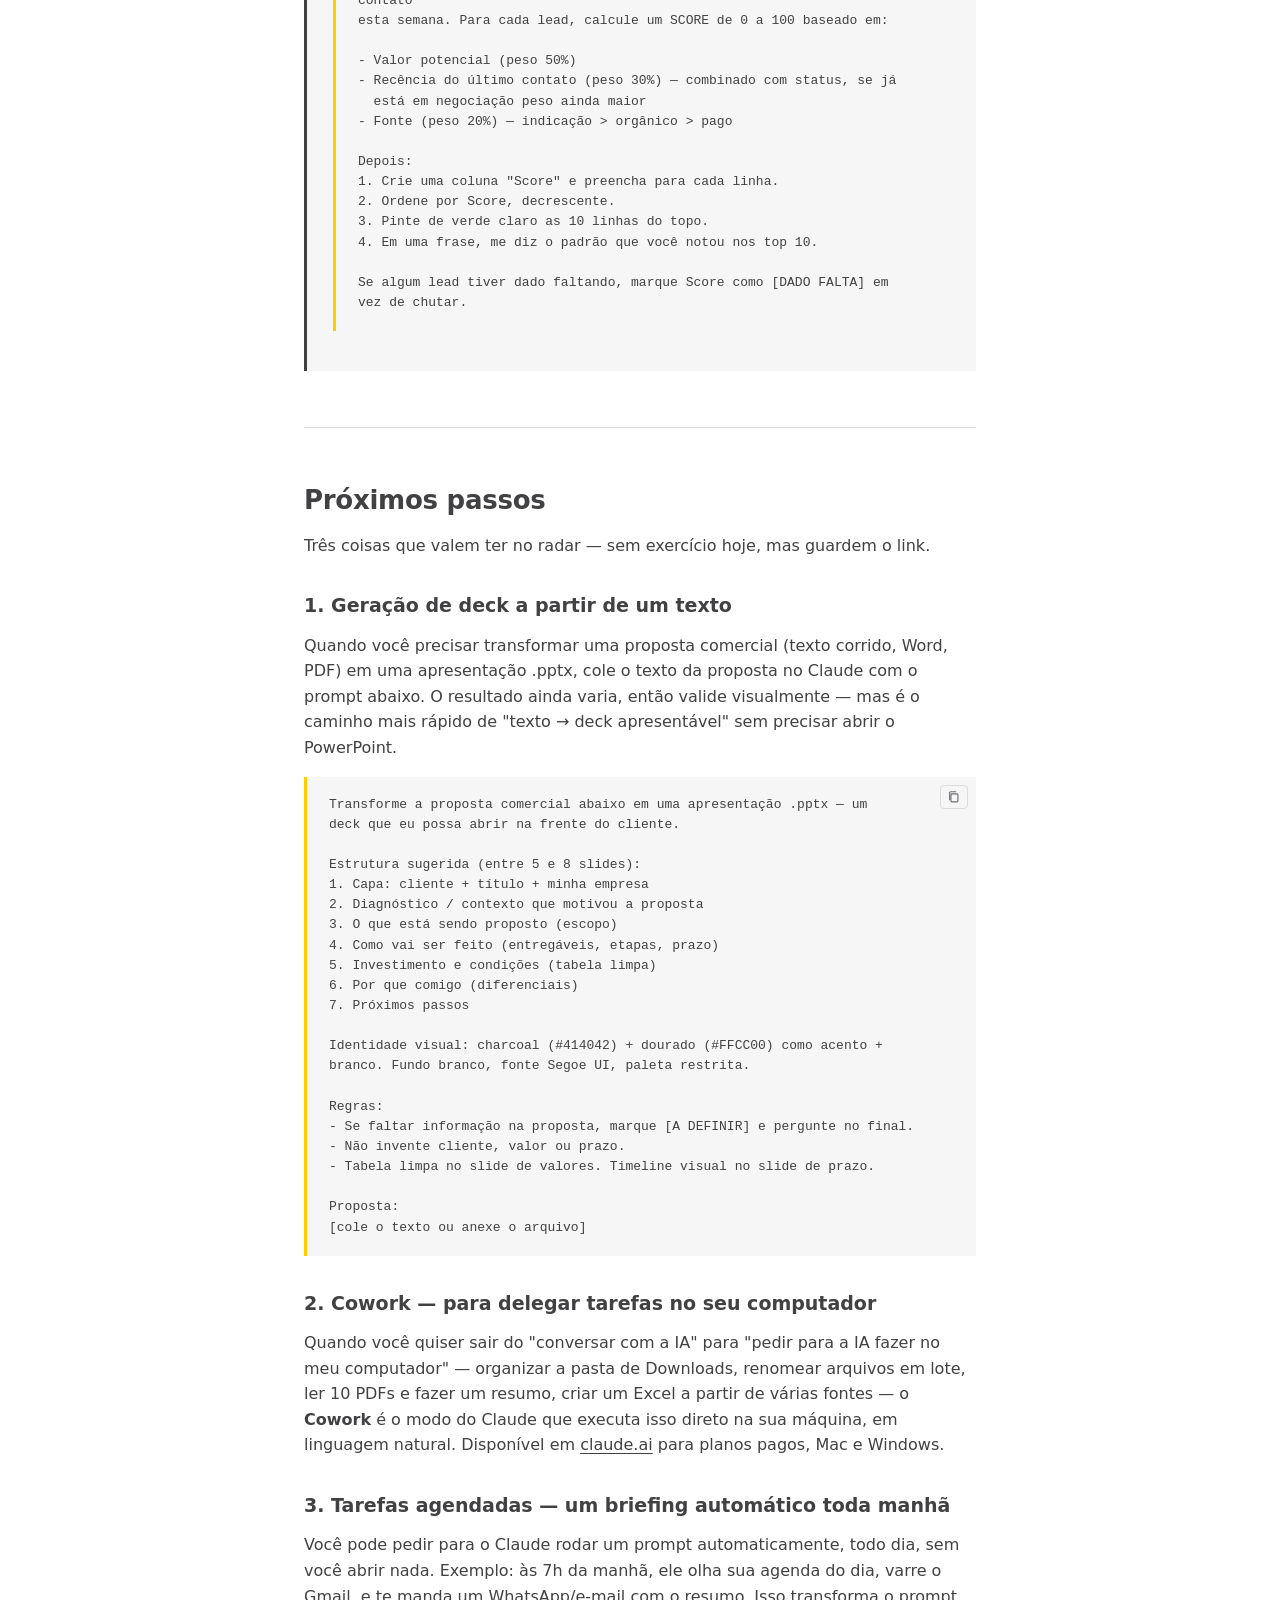
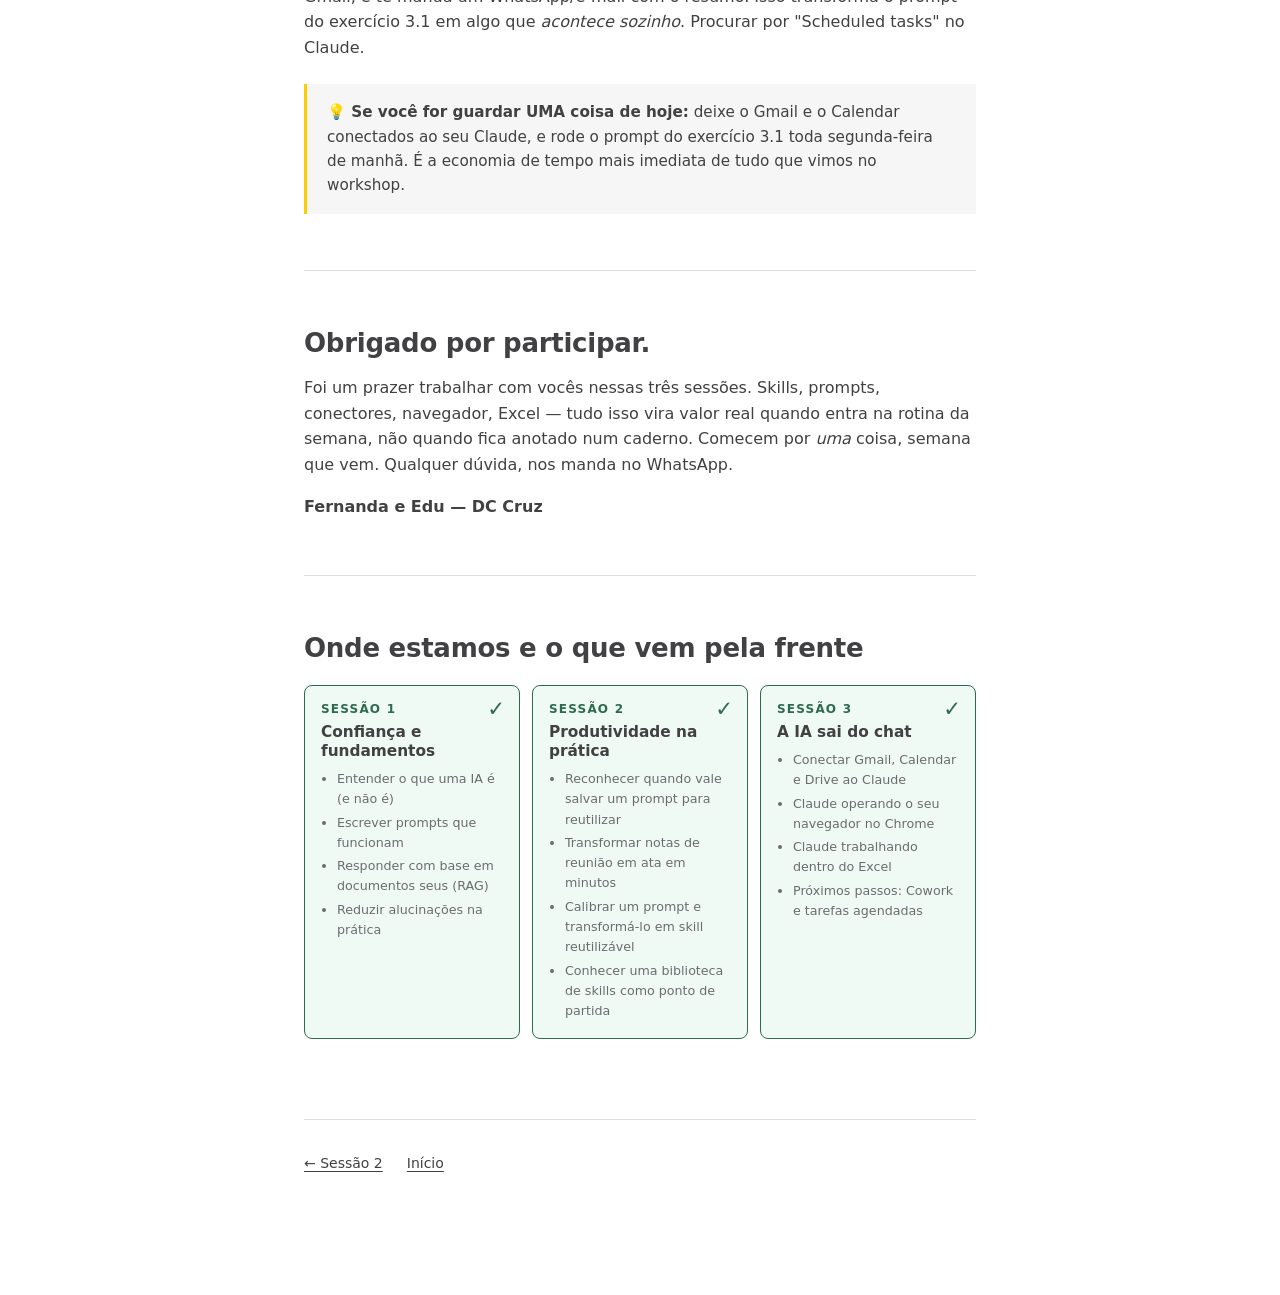
<file: sessao-3.html>
<!DOCTYPE html>
<html lang="pt-BR">
<head>
  <meta charset="UTF-8">
  <meta name="viewport" content="width=device-width, initial-scale=1.0">
  <title>Sessão 3 · IA na Prática</title>
  <link rel="stylesheet" href="style.css">
</head>
<body>
  <div class="brand-bar"></div>
  <main class="container">
    <p class="eyebrow">DC Cruz · Workshop · Maio 2026</p>

    <p class="subtitle">IA na Prática</p>

    <p class="session-indicator">Sessão 3 de 3</p>
    <h1>A IA sai do chat</h1>
    <p class="tagline">Conectar Gmail, Calendar e Drive · Claude no seu navegador · Claude na sua planilha</p>

    <div class="callout callout-objective">
      <strong>O que muda hoje:</strong> nas sessões 1 e 2, a IA dependia do que você copiava e colava. Hoje a gente conecta o Claude ao seu e-mail, à sua agenda, ao seu Drive e ao seu navegador — para ela ler e agir nesses lugares por conta própria. Cada um dos três exercícios é hands-on no seu próprio laptop.
    </div>

    <h2>Agenda (60 min)</h2>
    <ul class="toc">
      <li><a href="#hook">Por que conectar muda tudo (5 min)</a></li>
      <li><a href="#exercicio-3-1">3.1 Conectar Gmail, Calendar e Drive ao Claude (20 min)</a></li>
      <li><a href="#exercicio-3-2">3.2 Claude no Chrome — uma tarefa para cada um (20 min)</a></li>
      <li><a href="#exercicio-3-3">3.3 Claude no Excel — análise forense de planilha (demo, 10 min)</a></li>
      <li><a href="#proximos">Próximos passos e encerramento (5 min)</a></li>
    </ul>

    <div class="callout callout-warn">
      <strong>Se o tempo apertar (nota do facilitador):</strong> a ordem de corte abaixo preserva o "wow" sem comprometer o aprendizado.
      <ol style="margin-top:8px;">
        <li>Em <strong>3.2</strong>, em vez de cada pessoa escolher uma opção diferente, todos fazem só a <strong>Opção A</strong> (limpeza de inbox) — economiza ~7 min.</li>
        <li>Pular <strong>"Variações para você guardar"</strong> em 3.1 — fica na página para eles lerem depois.</li>
        <li>Pular o segundo prompt de 3.3 (<strong>priorização de leads</strong>) — fica como takeaway na página.</li>
        <li>Pular <strong>item 3</strong> dos Próximos passos (tarefas agendadas) e só mencionar em uma frase.</li>
      </ol>
    </div>

    <hr>

    <h2 id="hook">Por que conectar muda tudo</h2>

    <p>Um exemplo concreto. Suponha que você pergunte ao Claude:</p>

    <p><em>"Sobre o que era minha última conversa com a Maria?"</em></p>

    <p><strong>Sem conexão</strong> — "Não tenho acesso a essa informação. Você pode me passar o histórico?"</p>

    <p><strong>Com Gmail + Calendar conectados</strong> — "Sua última conversa com a Maria foi por e-mail dia 8/5. Ela pediu o orçamento revisado e disse que precisa fechar até sexta. Vocês também têm reunião marcada para quinta às 14h."</p>

    <p>É a mesma IA. O que muda é que agora ela enxerga onde o trabalho realmente acontece — sua caixa de entrada, sua agenda, seus arquivos, e a página que você está vendo no navegador.</p>

    <p>Isso se chama <strong>MCP</strong> (Model Context Protocol). É só um nome técnico para "as conexões do Claude com as suas ferramentas". Você não precisa decorar — só saber que cada conexão (Gmail, Calendar, Drive, etc.) é um <em>conector</em> que você ativa uma vez e fica disponível pra sempre.</p>

    <hr>

    <div class="exercise" id="exercicio-3-1">
      <h2>3.1 Conectar Gmail, Calendar e Drive ao Claude</h2>

      <p class="callout callout-objective">Cada um vai conectar o Gmail, o Google Calendar e o Google Drive na sua própria conta do Claude — e rodar um prompt que usa os três ao mesmo tempo. É um exercício hands-on, todo mundo junto.</p>

      <h3>Passo 1 — Abra os conectores no Claude</h3>
      <ol>
        <li>Vá em <a href="https://claude.ai/settings/connectors">claude.ai/settings/connectors</a> (ou: avatar no canto superior direito → <strong>Settings</strong> → <strong>Connectors</strong>).</li>
        <li>Você vai ver uma lista de conectores disponíveis. Procure por <strong>Gmail</strong>, <strong>Google Calendar</strong> e <strong>Google Drive</strong>.</li>
      </ol>

      <h3>Passo 2 — Conecte os três, um por um</h3>
      <p>Para cada conector (Gmail, Calendar, Drive):</p>
      <ol>
        <li>Clique em <strong>Connect</strong>.</li>
        <li>Faça login com a sua conta Google (a mesma que você usa para e-mail e agenda).</li>
        <li>Na tela de permissões do Google, autorize. Leia o que está pedindo — você está dando ao Claude acesso de leitura à sua conta. Para o exercício de hoje, autorize tudo.</li>
        <li>Volte para o Claude. O conector deve aparecer como <strong>Connected</strong>.</li>
      </ol>

      <div class="callout callout-tip">
        <strong>Não achou o conector?</strong> A interface do Claude muda de tempos em tempos. Se não aparecer em <em>Settings → Connectors</em>, abra uma conversa nova no Claude e clique no ícone de <strong>+</strong> ou de "ferramentas" perto da caixa de texto — os conectores também ficam acessíveis por ali.
      </div>

      <h3>Passo 3 — Teste rápido (cada um, em paralelo)</h3>
      <p>Abra uma conversa nova no Claude e mande:</p>
<pre>Qual é meu próximo compromisso na agenda?</pre>
      <p>Se ele responder com um evento real seu, está funcionando. Se ele disser que não tem acesso, volte nos conectores e confira se o Calendar aparece como <em>Connected</em>.</p>

      <h3>Passo 4 — O prompt que junta tudo</h3>
      <p>Agora o exercício de verdade. Cole este prompt no Claude — ele vai usar Calendar, Gmail e Drive ao mesmo tempo:</p>

<pre>Olha minha agenda para os próximos 3 dias úteis. Para cada compromisso
que envolva alguém de fora (não é reunião só interna, não é compromisso
pessoal), me devolva uma ficha curta:

1. Quem é (nome + empresa, se aparecer no convite)
2. Quando foi a última troca de e-mail com essa pessoa — data e
   assunto da última mensagem
3. Em 1-2 linhas: o que ficou pendente da última conversa
   (o que ELA pediu de mim, ou o que EU pedi dela)
4. Se você encontrar no meu Drive algum arquivo cujo nome bate com
   o tema da reunião, me cite o nome do arquivo

Formato: uma ficha por compromisso, separada por linha em branco.
Se não houver compromissos com gente de fora nos próximos 3 dias,
me diz isso direto.

Se em algum compromisso faltar dado (ex.: você não achou e-mail
recente da pessoa), diga "sem histórico recente" — não invente.</pre>

      <div class="callout callout-tip">
        <strong>Por que esse prompt é poderoso:</strong> antes, preparar essa "ficha de semana" custava 30-40 minutos abrindo Gmail, Calendar e Drive em abas separadas. Agora são 30 segundos. É o tipo de tarefa que vale rodar toda segunda-feira de manhã.
      </div>

      <h3>Variações para você guardar</h3>
      <p>O mesmo padrão (agenda + e-mail + drive) serve para várias coisas. Adapte o prompt:</p>
      <ul>
        <li><strong>Follow-up de semana passada:</strong> "Liste as reuniões que tive na semana passada com gente de fora e me diga se eu já mandei o follow-up combinado em cada uma — confere no Gmail."</li>
        <li><strong>Triagem de inbox da manhã:</strong> "Olha meus e-mails não lidos das últimas 24h. Agrupa por urgência (responder hoje / pode esperar / só informativo) e me dá uma frase de resumo por grupo."</li>
        <li><strong>Caça-arquivo:</strong> "Procura no meu Drive um arquivo que tem a ver com [tema/cliente]. Pode ser o nome do arquivo ou o conteúdo. Me devolve os 3 candidatos mais prováveis com link."</li>
      </ul>
    </div>

    <hr>

    <div class="exercise" id="exercicio-3-2">
      <h2>3.2 Claude no Chrome — uma tarefa para cada um</h2>

      <p class="callout callout-objective">Conectores acessam dados <em>via API</em>. Mas e quando o que você quer está num site com login (LinkedIn, sistema interno, página de compra)? Ou num site que muda toda hora (notícias, comparador de preço)? Aí entra a extensão do Claude no Chrome — ela deixa o Claude <strong>ver e operar a página</strong> exatamente como você faria.</p>

      <h3>Passo 1 — Instale a extensão (todos juntos)</h3>
      <ol>
        <li>Abra o <strong>Google Chrome</strong>. Se você usa Safari/Edge/Arc, abra o Chrome só para isso — a extensão só funciona no Chrome.</li>
        <li>Vá em <a href="https://chromewebstore.google.com/detail/claude/fcoeoabgfenejglbffodgkkbkcdhcgfn">chromewebstore.google.com/detail/claude</a>.</li>
        <li>Clique em <strong>Add to Chrome</strong> e confirme.</li>
        <li>Faça login com a sua conta Claude paga.</li>
        <li>Vai aparecer um ícone do Claude na barra do Chrome. Clique nele — abre um painel lateral. É dali que você conversa.</li>
      </ol>

      <h3>Passo 2 — Escolha UMA tarefa (cada um pega uma diferente)</h3>
      <p>Para o exercício, cada um escolhe uma das três opções abaixo. Combine entre vocês para não duplicar — assim a gente vê três coisas diferentes acontecendo ao vivo.</p>

      <h3>Opção A — Limpar a inbox de promoções</h3>
      <p>Abra o <strong>Gmail no Chrome</strong>, vá na aba <strong>Promoções</strong>. Abra o painel do Claude. Cole:</p>
<pre>Você está no meu Gmail, aba Promoções. Preciso limpar minha inscrição
em listas de marketing que eu não leio mais. Faça o seguinte:

1. Para cada remetente que aparecer na lista, abra o e-mail mais recente.
2. Procure no rodapé o link de "unsubscribe" / "cancelar inscrição".
3. Clique, siga o fluxo (geralmente é uma confirmação simples).
   Se a página pedir senha ou login, PARE e me pergunte.
4. Volte para a inbox, vai para o próximo.

Mantenha uma lista do que cancelou e do que não conseguiu cancelar
(e por quê). No final, me devolve a lista.

NÃO FAÇA:
- Não cancele nada transacional (extrato, recibo, status de pedido).
- Não cancele newsletter que pareça profissional. Em dúvida, PERGUNTE.
- Não delete e-mails. Só cancele inscrição.

Limite: 10 remetentes nesta rodada. No final mostra a lista para eu
decidir se rodo de novo.</pre>

      <h3>Opção B — Pesquisar uma pessoa no LinkedIn antes de uma reunião</h3>
      <p>Escolha alguém com quem você tem reunião nesta semana (cliente, fornecedor, candidato, parceiro). Abra o perfil dessa pessoa no <strong>LinkedIn</strong>, no Chrome. Abra o painel do Claude. Cole:</p>
<pre>Você está vendo o perfil de [nome] no LinkedIn. Com base APENAS no que
está visível na página:

1. Carreira em uma frase: o que essa pessoa fez, onde, e o que faz hoje.
2. Padrões: setores, tipo de cargo, tipo de empresa por onde passou.
3. Pontos de conexão para a conversa: o que aparece no perfil que pode
   virar pergunta ou comentário (post recente, mudança de cargo,
   projeto, livro citado, prêmio).
4. O que NÃO está claro a partir do perfil — perguntas que vale fazer
   na reunião.

Não invente histórico além do que está visível. Se faltar contexto, diga.</pre>

      <h3>Opção C — Comparar um produto em 3 sites</h3>
      <p>Pense num produto que você (ou alguém da família) está pra comprar. Abra o painel do Claude no Chrome. Cole (substitua o produto):</p>
<pre>Quero comprar [exemplo: um Kindle Paperwhite 16GB]. Faça o seguinte:

1. Abra o site da Amazon Brasil em uma aba, busque o produto e pegue:
   modelo exato, preço atual, prazo de entrega para SP, nota da loja.
2. Abra o Mercado Livre em outra aba, mesma busca, mesmas informações.
3. Abra o Magazine Luiza em outra aba, mesma busca, mesmas informações.
4. Me devolva uma TABELA comparativa (site, modelo, preço, prazo, nota)
   e indique qual é a melhor opção considerando preço + prazo + reputação.

Se algum dos sites não tiver o produto exato, registre "não encontrado"
naquela linha. Não invente preço — só me dá o que está na tela.</pre>

      <div class="callout callout-tip">
        <strong>Observação:</strong> o padrão dessas três opções é o mesmo — instruções claras, uma lista do que NÃO fazer, e pedir para perguntar em caso de dúvida. Funciona para qualquer tarefa repetitiva de navegador: preencher formulários, varrer sites de imóveis, juntar informação de cinco páginas de notícia, processar pedidos num sistema interno.
      </div>
    </div>

    <hr>

    <div class="exercise" id="exercicio-3-3">
      <h2>3.3 Claude no Excel — análise forense de uma planilha real (demo)</h2>

      <p class="callout callout-objective">Esta é uma <strong>demonstração</strong>, não hands-on — o Claude for Excel ainda exige uma instalação específica e só rodaríamos uma vez aqui. Mas o caso é forte: um extrato bancário de 12 meses (~500 linhas) que vira, em poucos minutos, um diagnóstico financeiro categorizado com transações suspeitas sinalizadas. O arquivo e o prompt ficam disponíveis para vocês reproduzirem depois.</p>

      <div class="callout callout-config">
        <strong>Requisitos para reproduzir:</strong> Excel desktop (Mac ou Windows), plano pago do Claude e o add-in <em>Claude for Excel</em> habilitado. Instalação: <a href="https://claude.ai/excel">claude.ai/excel</a>.
      </div>

      <h3>O cenário</h3>
      <p>Imagine que um cliente novo te entrega o extrato da conta conjunta dele com a esposa — abril/2025 a março/2026, ~500 linhas. Pode ser um advogado preparando uma partilha de bens, um contador conferindo o ano fiscal, ou simplesmente alguém querendo entender pra onde foi o dinheiro de uma conta familiar. Em qualquer cenário, o trabalho manual seria longo: categorizar linha por linha, somar por categoria, detectar padrões estranhos.</p>

      <p><strong>Arquivo do demo:</strong> <a href="data/extrato-conta-conjunta.csv">extrato-conta-conjunta.csv</a> (baixe, abra no Excel, e ative o painel do Claude na lateral).</p>

      <h3>O prompt (copie e cole)</h3>

<pre>Você está vendo um extrato bancário de uma conta conjunta (marido e esposa)
de abril de 2025 a março de 2026. Colunas: Data, Lançamento, Valor, Saldo.
Valores negativos são despesas; positivos são entradas.

Faça uma análise forense completa do extrato. Trabalhe direto na planilha:

1. CATEGORIZAÇÃO
   Crie uma coluna "Categoria" e classifique cada lançamento em UMA destas
   categorias (use exatamente esses nomes):
   - Renda (salários, freelance, qualquer entrada)
   - Moradia (aluguel, condomínio, IPTU)
   - Contas de casa (luz, água, gás, internet, streaming)
   - Mercado (supermercado, hortifruti, padaria)
   - Alimentação fora (restaurante, delivery, ifood, rappi)
   - Transporte (posto, uber, estacionamento, pedágio)
   - Saúde (farmácia, plano, consulta)
   - Educação (escola, curso, mensalidade)
   - Lazer e viagens (hotel, passagens, parque, cinema)
   - Compras (roupa, eletrônico, presente, loja em geral)
   - Transferências PIX/TED enviadas (qualquer transferência saindo)
   - Outros (o que não couber claramente)

2. RESUMO MENSAL
   Em uma nova aba ("Resumo mensal"), monte uma tabela com:
   linhas = mês, colunas = categoria, valores = total gasto (ou recebido).
   Adicione uma linha "Saldo do mês" (entradas - saídas).

3. TRANSAÇÕES PARA INVESTIGAR
   Em uma nova aba ("Para investigar"), liste todas as transações que se
   encaixarem em QUALQUER um destes critérios:
   - Valor isolado acima de R$ 3.000
   - Transferências PIX/TED recorrentes para o mesmo destinatário
     (some o total transferido para cada destinatário no período)
   - Compras em joalheria, hotel, viagem, restaurante de alto padrão
   - Lançamentos duplicados no mesmo dia para o mesmo estabelecimento
   - Qualquer padrão que pareça fora do normal de uma despesa familiar

   Para cada uma, traga: data, lançamento, valor, motivo do flag.

4. PERGUNTAS PARA O CLIENTE
   No final da aba "Para investigar", monte uma lista numerada de
   5 a 10 PERGUNTAS específicas que eu deveria fazer ao cliente
   antes de tirar conclusão. Use os dados concretos — cite valores,
   datas e destinatários reais do extrato. Exemplo de tom:
   "Quem é [nome] e por que foram transferidos R$ X em Y datas?"

Regras:
- Não invente categoria, valor ou destinatário que não esteja no extrato.
- Se algum lançamento for ambíguo, classifique como "Outros" e cite na
  lista de perguntas.
- Use os nomes/valores literais da planilha nas perguntas — não
  generalize.</pre>

      <h3>O que esperar do resultado</h3>
      <p>O Claude lê as ~500 linhas, escreve a fórmula de categorização, monta a tabela dinâmica de resumo por mês, e devolve a aba "Para investigar" com transações sinalizadas e perguntas <em>concretas</em> (citando nomes e valores reais). É o tipo de análise que tomaria 3-4 horas manuais e sai em minutos — preservando o seu controle sobre a planilha (as fórmulas estão lá, é seu arquivo, você ajusta).</p>

      <h3>O mesmo padrão serve para</h3>
      <ul>
        <li>Fechamento mensal — comparar meses, calcular variação, sinalizar anomalias.</li>
        <li>Ranking de fornecedores / leads — score por critério, ordenação, semáforo.</li>
        <li>Follow-up de propostas em aberto — flag de quem está parado há mais de X dias.</li>
        <li>Limpeza de dados — encontrar duplicatas, padronizar formato, completar campos.</li>
      </ul>

      <h3>Outro prompt para você levar — priorização de leads</h3>
      <p>Se vocês trabalham com planilha de leads (corretagem, recrutamento, qualquer pipeline comercial), esse outro prompt é o "primo direto" do demo acima. Mesma lógica, problema diferente:</p>

<pre>Veja a planilha que está aberta. Quero priorizar quem entrar em contato
esta semana. Para cada lead, calcule um SCORE de 0 a 100 baseado em:

- Valor potencial (peso 50%)
- Recência do último contato (peso 30%) — combinado com status, se já
  está em negociação peso ainda maior
- Fonte (peso 20%) — indicação > orgânico > pago

Depois:
1. Crie uma coluna "Score" e preencha para cada linha.
2. Ordene por Score, decrescente.
3. Pinte de verde claro as 10 linhas do topo.
4. Em uma frase, me diz o padrão que você notou nos top 10.

Se algum lead tiver dado faltando, marque Score como [DADO FALTA] em
vez de chutar.</pre>
    </div>

    <hr>

    <h2 id="proximos">Próximos passos</h2>

    <p>Três coisas que valem ter no radar — sem exercício hoje, mas guardem o link.</p>

    <h3>1. Geração de deck a partir de um texto</h3>
    <p>Quando você precisar transformar uma proposta comercial (texto corrido, Word, PDF) em uma apresentação .pptx, cole o texto da proposta no Claude com o prompt abaixo. O resultado ainda varia, então valide visualmente — mas é o caminho mais rápido de "texto → deck apresentável" sem precisar abrir o PowerPoint.</p>

<pre>Transforme a proposta comercial abaixo em uma apresentação .pptx — um
deck que eu possa abrir na frente do cliente.

Estrutura sugerida (entre 5 e 8 slides):
1. Capa: cliente + título + minha empresa
2. Diagnóstico / contexto que motivou a proposta
3. O que está sendo proposto (escopo)
4. Como vai ser feito (entregáveis, etapas, prazo)
5. Investimento e condições (tabela limpa)
6. Por que comigo (diferenciais)
7. Próximos passos

Identidade visual: charcoal (#414042) + dourado (#FFCC00) como acento +
branco. Fundo branco, fonte Segoe UI, paleta restrita.

Regras:
- Se faltar informação na proposta, marque [A DEFINIR] e pergunte no final.
- Não invente cliente, valor ou prazo.
- Tabela limpa no slide de valores. Timeline visual no slide de prazo.

Proposta:
[cole o texto ou anexe o arquivo]</pre>

      <h3>2. Cowork — para delegar tarefas no seu computador</h3>
      <p>Quando você quiser sair do "conversar com a IA" para "pedir para a IA fazer no meu computador" — organizar a pasta de Downloads, renomear arquivos em lote, ler 10 PDFs e fazer um resumo, criar um Excel a partir de várias fontes — o <strong>Cowork</strong> é o modo do Claude que executa isso direto na sua máquina, em linguagem natural. Disponível em <a href="https://claude.ai">claude.ai</a> para planos pagos, Mac e Windows.</p>

      <h3>3. Tarefas agendadas — um briefing automático toda manhã</h3>
      <p>Você pode pedir para o Claude rodar um prompt automaticamente, todo dia, sem você abrir nada. Exemplo: às 7h da manhã, ele olha sua agenda do dia, varre o Gmail, e te manda um WhatsApp/e-mail com o resumo. Isso transforma o prompt do exercício 3.1 em algo que <em>acontece sozinho</em>. Procurar por "Scheduled tasks" no Claude.</p>

    <div class="callout callout-tip">
      <strong>Se você for guardar UMA coisa de hoje:</strong> deixe o Gmail e o Calendar conectados ao seu Claude, e rode o prompt do exercício 3.1 toda segunda-feira de manhã. É a economia de tempo mais imediata de tudo que vimos no workshop.
    </div>

    <hr>

    <h2>Obrigado por participar.</h2>
    <p>Foi um prazer trabalhar com vocês nessas três sessões. Skills, prompts, conectores, navegador, Excel — tudo isso vira valor real quando entra na rotina da semana, não quando fica anotado num caderno. Comecem por <em>uma</em> coisa, semana que vem. Qualquer dúvida, nos manda no WhatsApp.</p>
    <p><strong>Fernanda e Edu — DC Cruz</strong></p>

    <hr>

    <h2>Onde estamos e o que vem pela frente</h2>

    <div class="roadmap">
      <div class="roadmap-card completed">
        <div class="check">✓</div>
        <div class="session-label">Sessão 1</div>
        <div class="session-title-small">Confiança e fundamentos</div>
        <ul>
          <li>Entender o que uma IA é (e não é)</li>
          <li>Escrever prompts que funcionam</li>
          <li>Responder com base em documentos seus (RAG)</li>
          <li>Reduzir alucinações na prática</li>
        </ul>
      </div>

      <div class="roadmap-card completed">
        <div class="check">✓</div>
        <div class="session-label">Sessão 2</div>
        <div class="session-title-small">Produtividade na prática</div>
        <ul>
          <li>Reconhecer quando vale salvar um prompt para reutilizar</li>
          <li>Transformar notas de reunião em ata em minutos</li>
          <li>Calibrar um prompt e transformá-lo em skill reutilizável</li>
          <li>Conhecer uma biblioteca de skills como ponto de partida</li>
        </ul>
      </div>

      <div class="roadmap-card completed">
        <div class="check">✓</div>
        <div class="session-label">Sessão 3</div>
        <div class="session-title-small">A IA sai do chat</div>
        <ul>
          <li>Conectar Gmail, Calendar e Drive ao Claude</li>
          <li>Claude operando o seu navegador no Chrome</li>
          <li>Claude trabalhando dentro do Excel</li>
          <li>Próximos passos: Cowork e tarefas agendadas</li>
        </ul>
      </div>
    </div>

    <nav class="session-nav">
      <a href="sessao-2.html">← Sessão 2</a>
      <a href="index.html">Início</a>
    </nav>
  </main>
  <script>
  document.querySelectorAll('pre').forEach(function(pre) {
    var btn = document.createElement('button');
    btn.className = 'copy-btn';
    btn.type = 'button';
    btn.setAttribute('aria-label', 'Copiar');
    btn.title = 'Copiar';
    btn.innerHTML = '<svg width="14" height="14" viewBox="0 0 16 16" fill="none" xmlns="http://www.w3.org/2000/svg" aria-hidden="true"><rect x="4.5" y="4.5" width="8" height="9" rx="1.2" stroke="currentColor" stroke-width="1.3" fill="none"/><path d="M3 11V3.2C3 2.54 3.54 2 4.2 2H10" stroke="currentColor" stroke-width="1.3" stroke-linecap="round" fill="none"/></svg><span class="copied-label">copiado</span>';
    btn.addEventListener('click', function() {
      navigator.clipboard.writeText(pre.textContent.trim());
      btn.classList.add('copied');
      setTimeout(function() { btn.classList.remove('copied'); }, 1500);
    });
    pre.appendChild(btn);
  });
  </script>
</body>
</html>
</file>
<file: style.css>
/* Workshop de IA — shared styles (charcoal / gold / white) */

:root {
  --charcoal: #414042;
  --charcoal-soft: #6b6c70;
  --charcoal-faint: #a0a1a4;
  --gray-light: #dbdcdd;
  --gray-bg: #f6f6f7;
  --gold: #ffcc00;
  --white: #ffffff;
  --max-width: 720px;
}

* { box-sizing: border-box; }

html, body {
  margin: 0;
  padding: 0;
}

body {
  font-family: 'Segoe UI', system-ui, -apple-system, BlinkMacSystemFont, sans-serif;
  color: var(--charcoal);
  background: var(--white);
  line-height: 1.6;
  -webkit-font-smoothing: antialiased;
  -moz-osx-font-smoothing: grayscale;
}

.brand-bar {
  background: var(--charcoal);
  height: 6px;
}

.container {
  max-width: var(--max-width);
  margin: 0 auto;
  padding: 56px 24px 120px;
}

.eyebrow {
  font-size: 12px;
  letter-spacing: 0.08em;
  text-transform: uppercase;
  color: var(--charcoal-soft);
  margin: 0 0 56px;
  border-left: 3px solid var(--gold);
  padding-left: 12px;
}

h1 {
  font-size: 44px;
  font-weight: 700;
  margin: 0 0 12px;
  letter-spacing: -0.02em;
  line-height: 1.1;
}

h2 {
  font-size: 26px;
  font-weight: 700;
  margin: 56px 0 16px;
  letter-spacing: -0.01em;
  line-height: 1.25;
}

h3 {
  font-size: 19px;
  font-weight: 700;
  margin: 32px 0 12px;
}

p { margin: 0 0 16px; }

.subtitle {
  font-size: 18px;
  color: var(--charcoal-soft);
  margin: 0 0 8px;
}

.subtitle-strong {
  font-size: 22px;
  font-weight: 600;
  color: var(--charcoal);
  margin: 0 0 40px;
}

.session-indicator {
  font-size: 13px;
  color: var(--charcoal-soft);
  text-transform: uppercase;
  letter-spacing: 0.08em;
  margin: 32px 0 8px;
}

.tagline {
  font-size: 15px;
  color: var(--charcoal-soft);
  margin: 0 0 48px;
}

hr {
  border: none;
  border-top: 1px solid var(--gray-light);
  margin: 56px 0;
}

a { color: var(--charcoal); text-decoration: underline; text-underline-offset: 3px; }
a:hover { color: var(--charcoal-soft); }

code {
  background: var(--gray-bg);
  padding: 2px 6px;
  border-radius: 3px;
  font-size: 0.9em;
  font-family: 'SF Mono', 'Menlo', 'Consolas', monospace;
}

pre {
  position: relative;
  background: var(--gray-bg);
  border-left: 3px solid var(--gold);
  padding: 18px 44px 18px 22px;
  overflow-x: auto;
  white-space: pre-wrap;
  word-wrap: break-word;
  font-family: 'SF Mono', 'Menlo', 'Consolas', monospace;
  font-size: 13px;
  line-height: 1.55;
  margin: 16px 0;
}

.copy-btn {
  position: absolute;
  top: 8px;
  right: 8px;
  background: transparent;
  border: 1px solid var(--gray-light);
  border-radius: 4px;
  padding: 4px 6px;
  cursor: pointer;
  color: var(--charcoal-soft);
  display: flex;
  align-items: center;
  justify-content: center;
  transition: background 0.15s, border-color 0.15s;
}

.copy-btn:hover {
  background: var(--gray-light);
  border-color: var(--charcoal-soft);
}

.copy-btn.copied {
  background: var(--charcoal);
  border-color: var(--charcoal);
  color: var(--white);
}

.copy-btn .copied-label {
  font-size: 9pt;
  font-weight: 600;
  margin-left: 4px;
  display: none;
  font-family: 'Segoe UI', system-ui, sans-serif;
}

.copy-btn.copied .copied-label {
  display: inline;
}

@media print {
  .copy-btn { display: none; }
}

.callout {
  background: var(--gray-bg);
  border-left: 3px solid var(--gold);
  padding: 16px 20px;
  margin: 24px 0;
  font-size: 0.95em;
}

.callout-tip::before { content: "💡 "; font-weight: 600; }
.callout-warn::before { content: "⚠ "; font-weight: 600; }
.callout-config::before { content: "⚙ "; font-weight: 600; }
.callout-objective::before { content: "🎯 "; font-weight: 600; }
.callout-context::before { content: "🧭 "; font-weight: 600; }

.toc {
  list-style: none;
  padding: 0;
  margin: 24px 0 56px;
}

.toc li {
  padding: 10px 0;
  border-bottom: 1px solid var(--gray-light);
}

.toc a { text-decoration: none; }
.toc a:hover { text-decoration: underline; }

ul, ol { padding-left: 22px; }
ul li, ol li { margin-bottom: 8px; }

table {
  border-collapse: collapse;
  width: 100%;
  margin: 24px 0;
  font-size: 0.92em;
}

th, td {
  text-align: left;
  padding: 12px;
  border-bottom: 1px solid var(--gray-light);
  vertical-align: top;
}

th { background: var(--gray-bg); font-weight: 600; }

.exercise {
  background: var(--gray-bg);
  padding: 24px 26px;
  margin: 40px 0;
  border-left: 3px solid var(--charcoal);
}

.exercise h2,
.exercise h3 { margin-top: 0; }

nav.session-nav {
  display: flex;
  flex-wrap: wrap;
  gap: 24px;
  margin-top: 80px;
  padding-top: 32px;
  border-top: 1px solid var(--gray-light);
  font-size: 14px;
}

.session-cards {
  display: grid;
  gap: 16px;
  margin: 40px 0;
}

.session-card {
  display: block;
  padding: 20px 24px;
  background: var(--white);
  border: 1px solid var(--gray-light);
  border-radius: 6px;
  text-decoration: none;
  color: var(--charcoal);
  transition: border-color 0.15s, background 0.15s;
}

.session-card:hover {
  border-color: var(--charcoal);
  background: var(--gray-bg);
}

.session-card-num {
  font-size: 12px;
  text-transform: uppercase;
  letter-spacing: 0.08em;
  color: var(--charcoal-soft);
  margin-bottom: 4px;
}

.session-card-title {
  font-size: 18px;
  font-weight: 600;
  margin-bottom: 6px;
}

.session-card-desc {
  font-size: 14px;
  color: var(--charcoal-soft);
}

.footer-note {
  font-size: 12px;
  color: var(--charcoal-faint);
  margin-top: 80px;
  text-align: center;
}

/* Roadmap cards (bottom of session pages) */
.roadmap {
  display: grid;
  grid-template-columns: 1fr 1fr 1fr;
  gap: 12px;
  margin: 20px 0 28px;
}

.roadmap-card {
  border: 1.5px solid var(--gray-light);
  border-radius: 8px;
  padding: 14px 16px;
  background: var(--white);
  position: relative;
}

.roadmap-card.completed {
  border-color: #2d6a4f;
  background: #f0faf4;
}

.roadmap-card .session-label {
  font-size: 9pt;
  font-weight: 700;
  letter-spacing: 0.1em;
  text-transform: uppercase;
  color: var(--charcoal-faint);
  margin-bottom: 4px;
}

.roadmap-card.completed .session-label {
  color: #2d6a4f;
}

.roadmap-card .session-title-small {
  font-size: 11.5pt;
  font-weight: 700;
  color: var(--charcoal);
  margin-bottom: 8px;
  line-height: 1.25;
}

.roadmap-card ul {
  margin: 0;
  padding-left: 16px;
}

.roadmap-card li {
  font-size: 9.5pt;
  margin-bottom: 3px;
  color: var(--charcoal-soft);
}

.roadmap-card .check {
  position: absolute;
  top: 12px;
  right: 14px;
  color: #2d6a4f;
  font-size: 16pt;
  font-weight: 700;
  line-height: 1;
}

@media (max-width: 600px) {
  .container { padding: 40px 20px 80px; }
  h1 { font-size: 32px; }
  h2 { font-size: 22px; }
  .roadmap { grid-template-columns: 1fr; }
}
</file>
